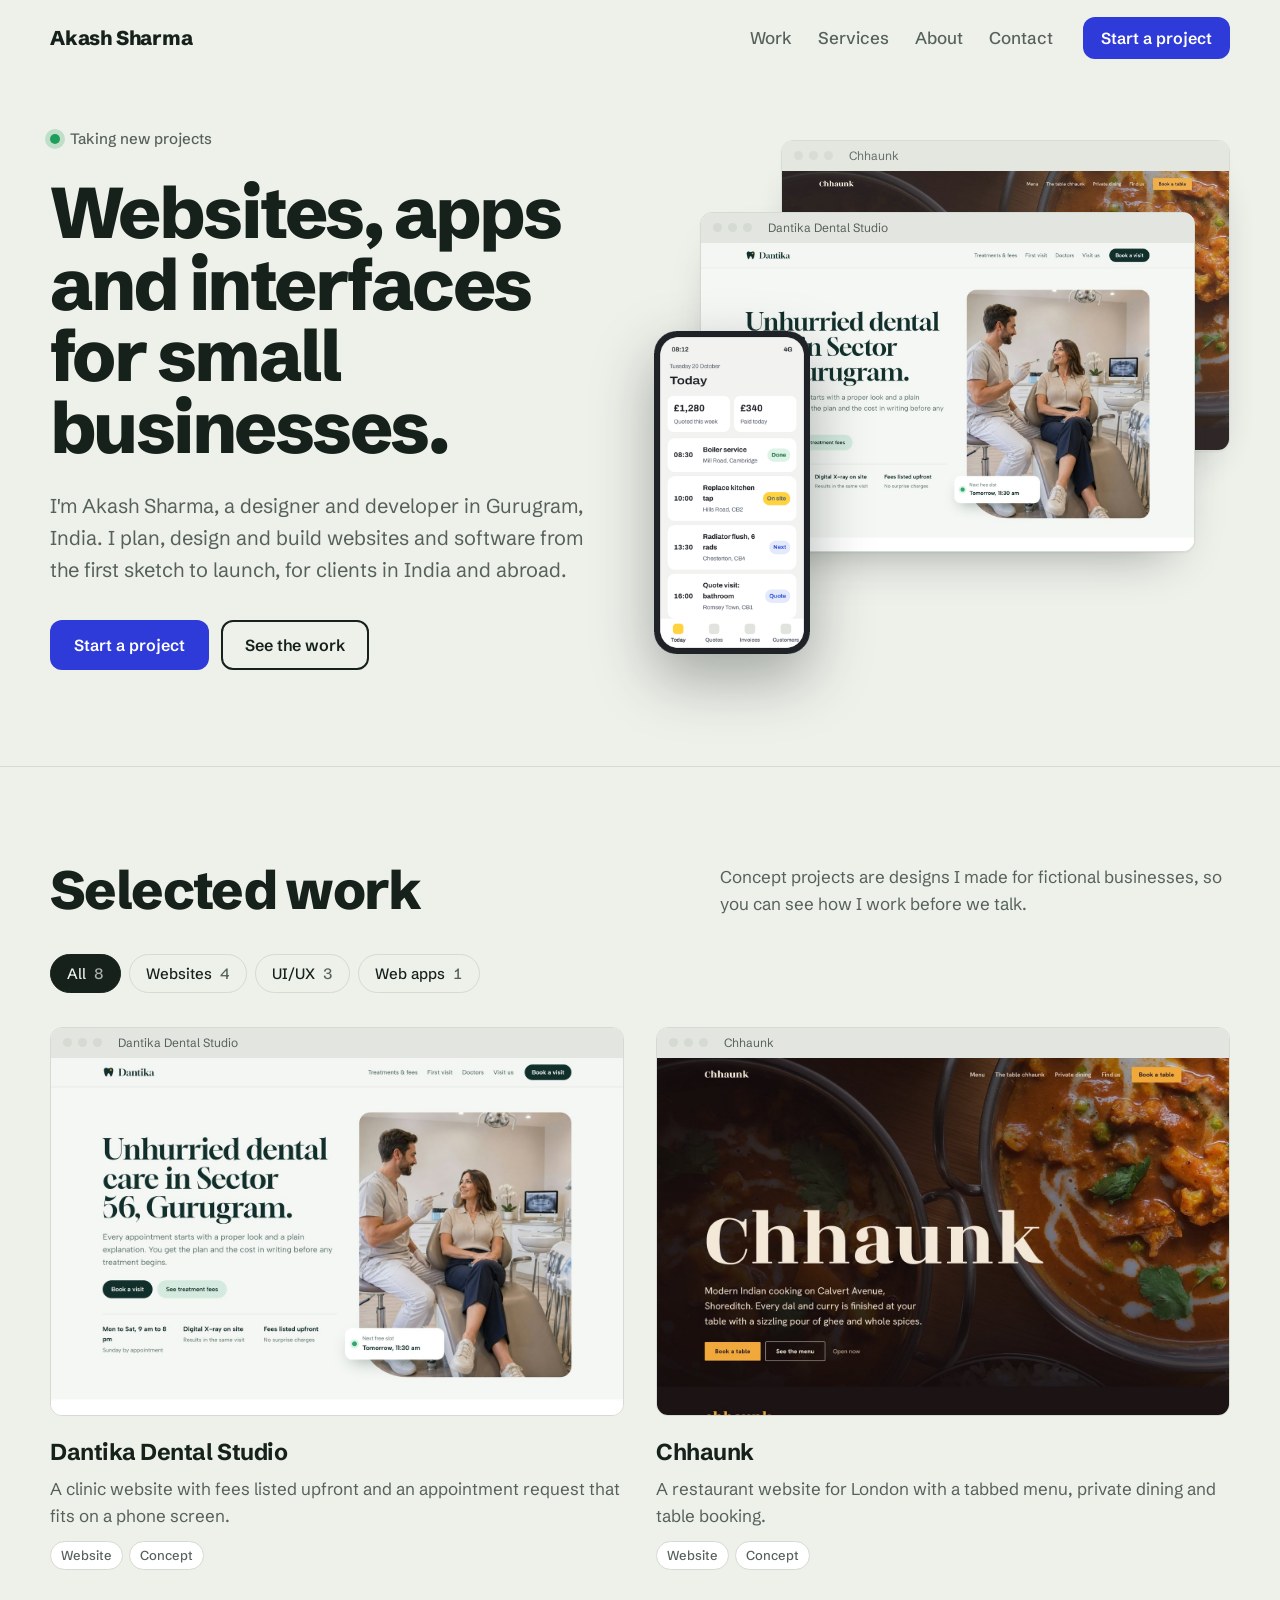
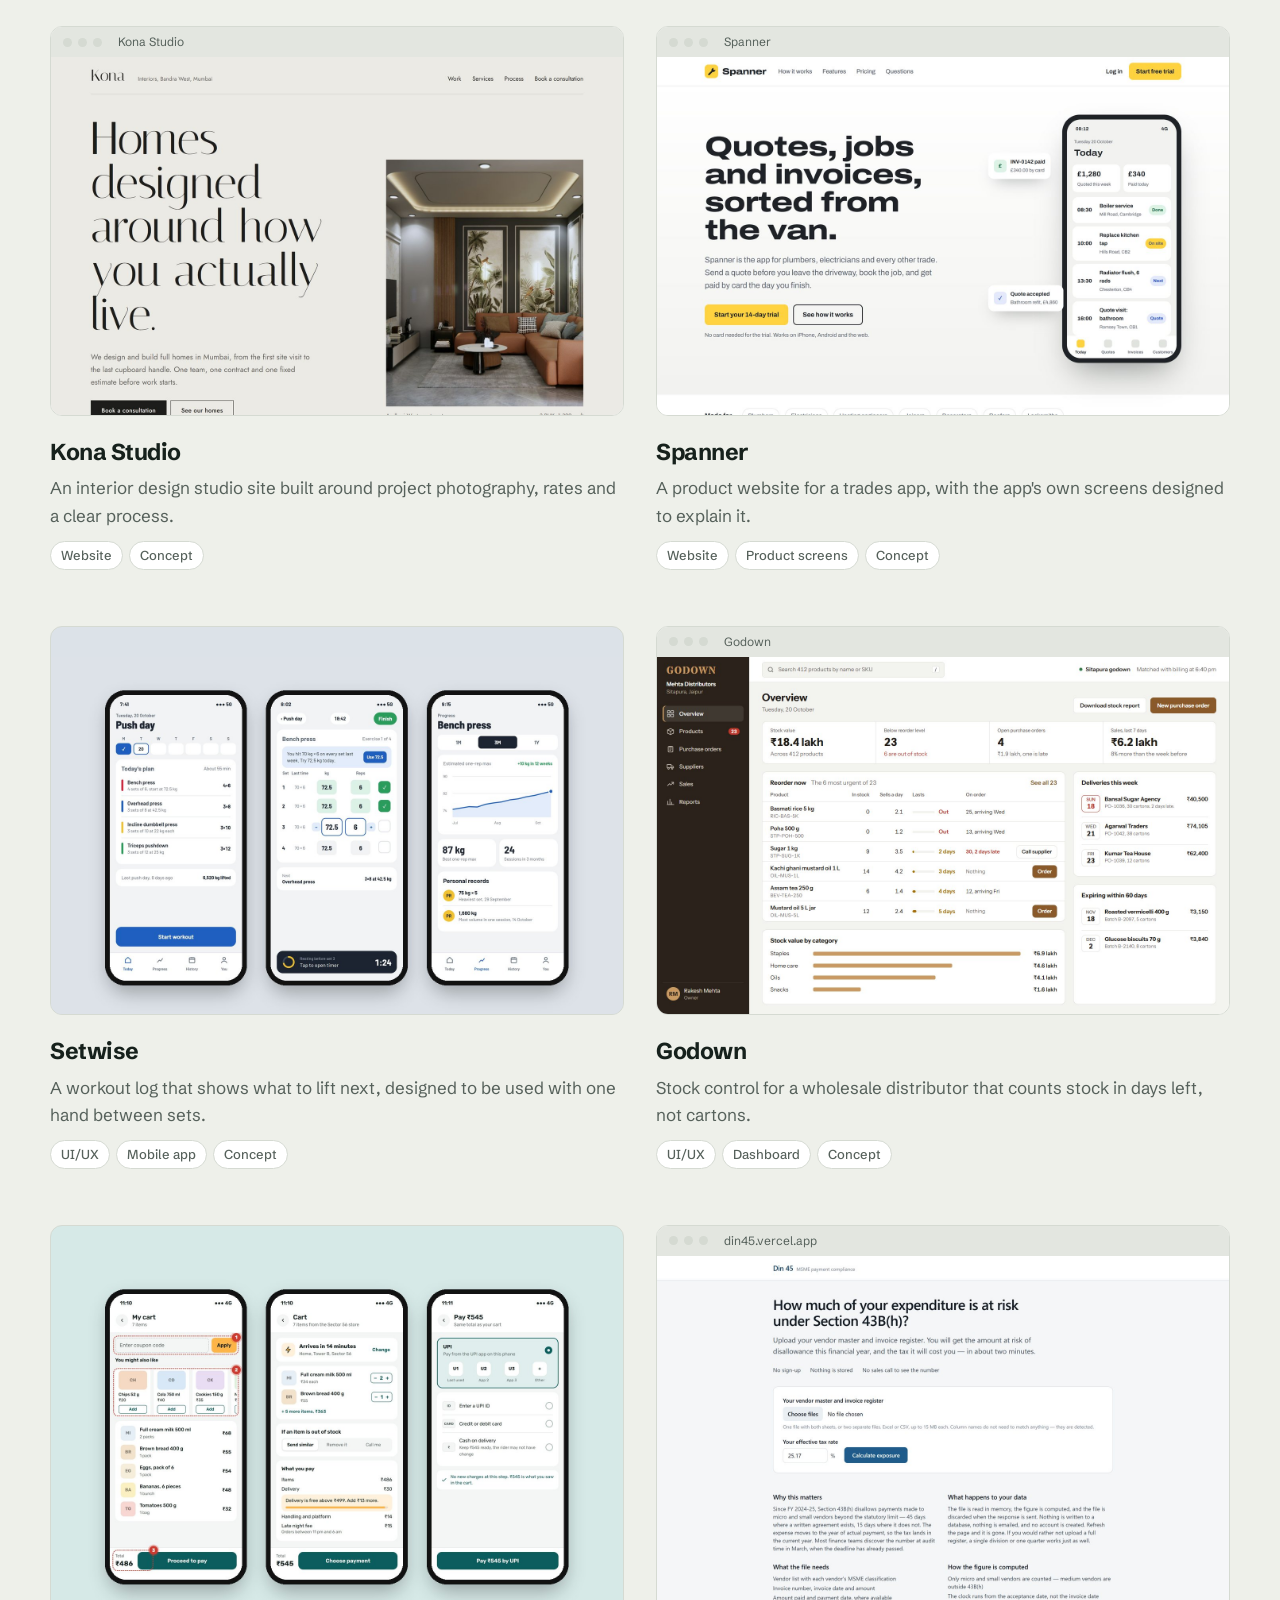
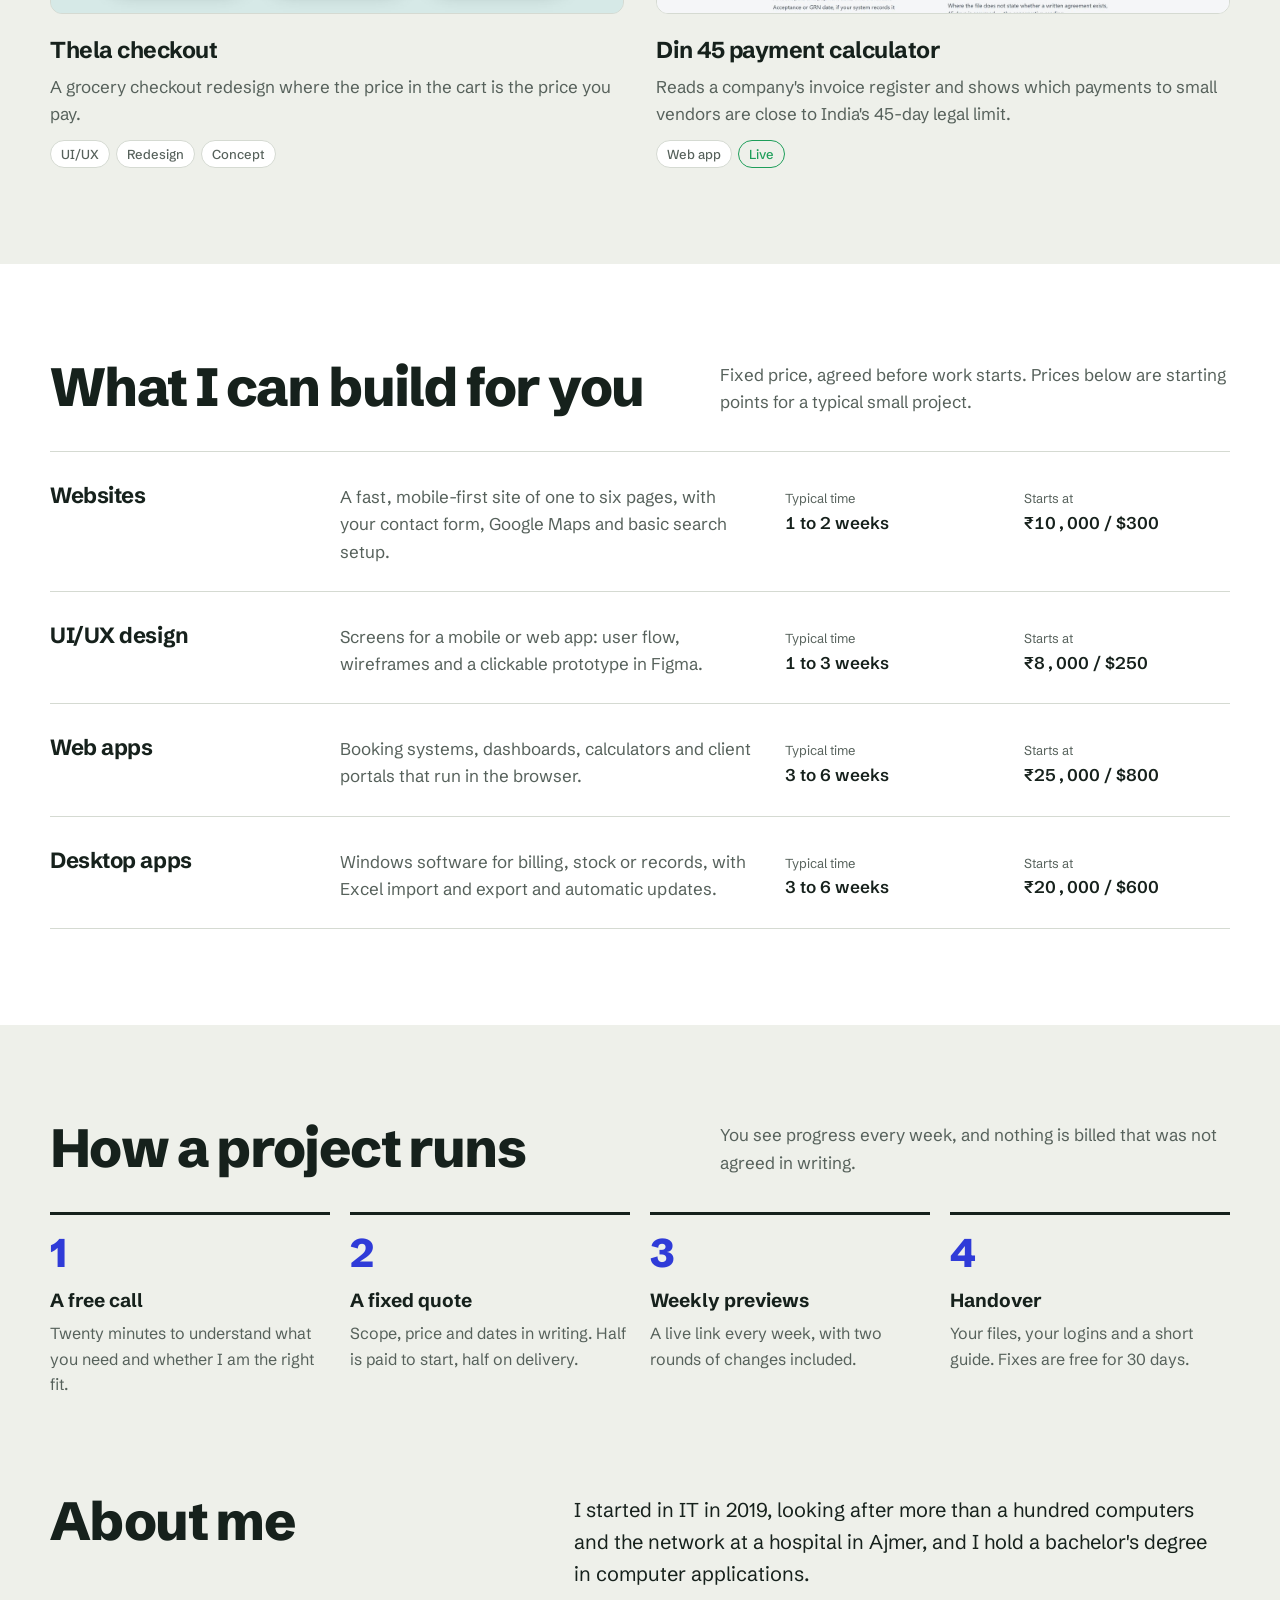
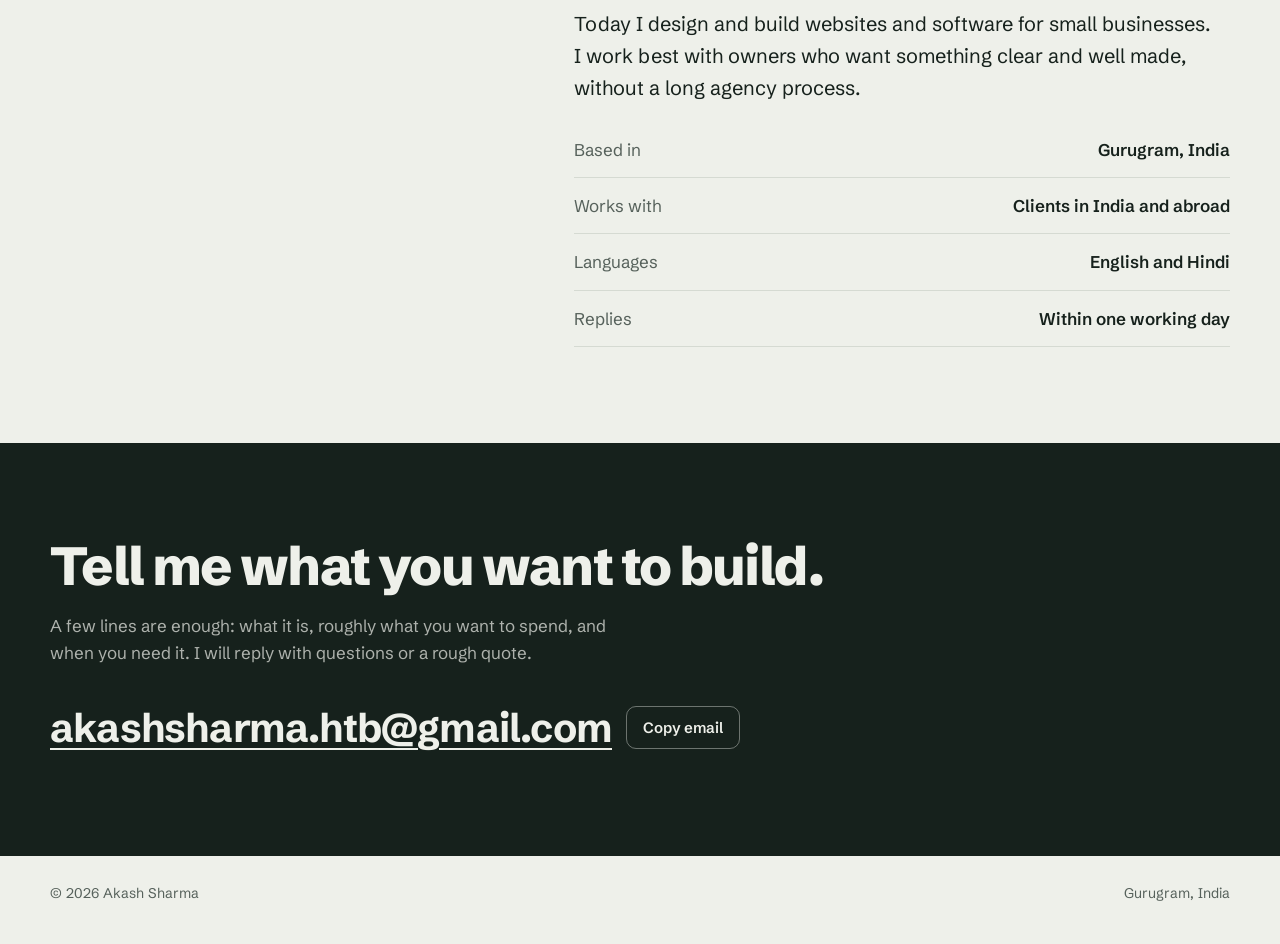
<file: index.html>
<!doctype html>
<html lang="en">
<head>
<meta charset="utf-8">
<meta name="viewport" content="width=device-width, initial-scale=1">
<title>Akash Sharma, websites and apps</title>
<meta name="description" content="Akash Sharma designs and builds websites, UI/UX, web apps and desktop apps for small businesses in India and abroad.">
<meta property="og:title" content="Akash Sharma, websites and apps">
<meta property="og:description" content="Websites, UI/UX, web apps and desktop apps for small businesses.">
<meta property="og:image" content="https://akashsharma007-dev.github.io/img/dental.jpg">
<meta property="og:url" content="https://akashsharma007-dev.github.io/">
<link rel="preconnect" href="https://fonts.googleapis.com">
<link rel="preconnect" href="https://fonts.gstatic.com" crossorigin>
<link href="https://fonts.googleapis.com/css2?family=Schibsted+Grotesk:wght@400;500;600;700;800&display=swap" rel="stylesheet">
<link rel="stylesheet" href="css/site.css">
</head>
<body>

<header class="top">
  <div class="wrap">
    <a class="name" href="#">Akash Sharma</a>
    <nav aria-label="Main">
      <a href="#work">Work</a>
      <a href="#services">Services</a>
      <a href="#about">About</a>
      <a href="#contact">Contact</a>
    </nav>
    <a class="btn btn-main" href="#contact">Start a project</a>
  </div>
</header>

<main>
  <section class="hero">
    <div class="wrap">
      <div>
        <div class="status">Taking new projects</div>
        <h1>Websites, apps and interfaces for small businesses.</h1>
        <p class="lede">I'm Akash Sharma, a designer and developer in Gurugram, India. I plan, design and build websites and software from the first sketch to launch, for clients in India and abroad.</p>
        <div class="cta">
          <a class="btn btn-main" href="#contact">Start a project</a>
          <a class="btn btn-line" href="#work">See the work</a>
        </div>
      </div>
      <div class="cluster" aria-hidden="true">
        <div class="browser b2"><div class="bar"><i></i><i></i><i></i><span>Chhaunk</span></div><img src="img/restaurant.jpg" alt=""></div>
        <div class="browser b1"><div class="bar"><i></i><i></i><i></i><span>Dantika Dental Studio</span></div><img src="img/dental.jpg" alt=""></div>
        <img class="ph" src="img/spanner-phone.png" alt="">
      </div>
    </div>
  </section>

  <section class="work" id="work">
    <div class="wrap">
      <div class="sec-head">
        <h2>Selected work</h2>
        <p>Concept projects are designs I made for fictional businesses, so you can see how I work before we talk.</p>
      </div>
      <div class="filters" role="group" aria-label="Filter projects">
        <button type="button" data-filter="all" aria-pressed="true">All <span></span></button>
        <button type="button" data-filter="website" aria-pressed="false">Websites <span></span></button>
        <button type="button" data-filter="uiux" aria-pressed="false">UI/UX <span></span></button>
        <button type="button" data-filter="webapp" aria-pressed="false">Web apps <span></span></button>
        <button type="button" data-filter="desktop" aria-pressed="false">Desktop apps <span></span></button>
      </div>
      <div class="grid">
        <a class="card" data-cat="website" href="demos/dental/" target="_blank" rel="noopener">
          <div class="browser"><div class="bar"><i></i><i></i><i></i><span>Dantika Dental Studio</span></div><img src="img/dental.jpg" alt="Home page of the Dantika Dental Studio website" loading="lazy"></div>
          <h3>Dantika Dental Studio</h3>
          <p>A clinic website with fees listed upfront and an appointment request that fits on a phone screen.</p>
          <div class="tags"><span class="tag">Website</span><span class="tag">Concept</span></div>
        </a>
        <a class="card" data-cat="website" href="demos/restaurant/" target="_blank" rel="noopener">
          <div class="browser"><div class="bar"><i></i><i></i><i></i><span>Chhaunk</span></div><img src="img/restaurant.jpg" alt="Home page of the Chhaunk restaurant website" loading="lazy"></div>
          <h3>Chhaunk</h3>
          <p>A restaurant website for London with a tabbed menu, private dining and table booking.</p>
          <div class="tags"><span class="tag">Website</span><span class="tag">Concept</span></div>
        </a>
        <a class="card" data-cat="website" href="demos/interior/" target="_blank" rel="noopener">
          <div class="browser"><div class="bar"><i></i><i></i><i></i><span>Kona Studio</span></div><img src="img/interior.jpg" alt="Home page of the Kona Studio interiors website" loading="lazy"></div>
          <h3>Kona Studio</h3>
          <p>An interior design studio site built around project photography, rates and a clear process.</p>
          <div class="tags"><span class="tag">Website</span><span class="tag">Concept</span></div>
        </a>
        <a class="card" data-cat="website" href="demos/saas/" target="_blank" rel="noopener">
          <div class="browser"><div class="bar"><i></i><i></i><i></i><span>Spanner</span></div><img src="img/saas.jpg" alt="Home page of the Spanner product website" loading="lazy"></div>
          <h3>Spanner</h3>
          <p>A product website for a trades app, with the app's own screens designed to explain it.</p>
          <div class="tags"><span class="tag">Website</span><span class="tag">Product screens</span><span class="tag">Concept</span></div>
        </a>
        <a class="card" data-cat="uiux" href="work/setwise.html">
          <div class="browser bare" style="background:#DCE2E8"><img src="img/setwise.jpg" alt="Three screens of the Setwise workout app" loading="lazy"></div>
          <h3>Setwise</h3>
          <p>A workout log that shows what to lift next, designed to be used with one hand between sets.</p>
          <div class="tags"><span class="tag">UI/UX</span><span class="tag">Mobile app</span><span class="tag">Concept</span></div>
        </a>
        <a class="card" data-cat="uiux" href="work/godown.html">
          <div class="browser"><div class="bar"><i></i><i></i><i></i><span>Godown</span></div><img src="img/godown/s0.jpg" alt="Overview screen of the Godown stock dashboard" loading="lazy"></div>
          <h3>Godown</h3>
          <p>Stock control for a wholesale distributor that counts stock in days left, not cartons.</p>
          <div class="tags"><span class="tag">UI/UX</span><span class="tag">Dashboard</span><span class="tag">Concept</span></div>
        </a>
        <a class="card" data-cat="uiux" href="work/thela.html">
          <div class="browser bare" style="background:#D6E9E7"><img src="img/thela.jpg" alt="Before and after screens of the Thela grocery checkout" loading="lazy"></div>
          <h3>Thela checkout</h3>
          <p>A grocery checkout redesign where the price in the cart is the price you pay.</p>
          <div class="tags"><span class="tag">UI/UX</span><span class="tag">Redesign</span><span class="tag">Concept</span></div>
        </a>
        <a class="card" data-cat="webapp" href="https://din45.vercel.app/calculator" target="_blank" rel="noopener">
          <div class="browser"><div class="bar"><i></i><i></i><i></i><span>din45.vercel.app</span></div><img src="img/din45.jpg" alt="The Din 45 calculator page" loading="lazy"></div>
          <h3>Din 45 payment calculator</h3>
          <p>Reads a company's invoice register and shows which payments to small vendors are close to India's 45-day legal limit.</p>
          <div class="tags"><span class="tag">Web app</span><span class="tag live">Live</span></div>
        </a>
      </div>
    </div>
  </section>

  <section class="services" id="services">
    <div class="wrap">
      <div class="sec-head">
        <h2>What I can build for you</h2>
        <p>Fixed price, agreed before work starts. Prices below are starting points for a typical small project.</p>
      </div>
      <div class="svc"><h3>Websites</h3><p>A fast, mobile-first site of one to six pages, with your contact form, Google Maps and basic search setup.</p><div><span class="k">Typical time</span><span class="v">1 to 2 weeks</span></div><div><span class="k">Starts at</span><span class="v">₹10,000 / $300</span></div></div>
      <div class="svc"><h3>UI/UX design</h3><p>Screens for a mobile or web app: user flow, wireframes and a clickable prototype in Figma.</p><div><span class="k">Typical time</span><span class="v">1 to 3 weeks</span></div><div><span class="k">Starts at</span><span class="v">₹8,000 / $250</span></div></div>
      <div class="svc"><h3>Web apps</h3><p>Booking systems, dashboards, calculators and client portals that run in the browser.</p><div><span class="k">Typical time</span><span class="v">3 to 6 weeks</span></div><div><span class="k">Starts at</span><span class="v">₹25,000 / $800</span></div></div>
      <div class="svc"><h3>Desktop apps</h3><p>Windows software for billing, stock or records, with Excel import and export and automatic updates.</p><div><span class="k">Typical time</span><span class="v">3 to 6 weeks</span></div><div><span class="k">Starts at</span><span class="v">₹20,000 / $600</span></div></div>
    </div>
  </section>

  <section id="process">
    <div class="wrap">
      <div class="sec-head">
        <h2>How a project runs</h2>
        <p>You see progress every week, and nothing is billed that was not agreed in writing.</p>
      </div>
      <ol class="steps">
        <li><h3>A free call</h3><p>Twenty minutes to understand what you need and whether I am the right fit.</p></li>
        <li><h3>A fixed quote</h3><p>Scope, price and dates in writing. Half is paid to start, half on delivery.</p></li>
        <li><h3>Weekly previews</h3><p>A live link every week, with two rounds of changes included.</p></li>
        <li><h3>Handover</h3><p>Your files, your logins and a short guide. Fixes are free for 30 days.</p></li>
      </ol>
    </div>
  </section>

  <section class="about" id="about" style="padding-top:0">
    <div class="wrap">
      <h2>About me</h2>
      <div class="text">
        <p>I started in IT in 2019, looking after more than a hundred computers and the network at a hospital in Ajmer, and I hold a bachelor's degree in computer applications.</p>
        <p>Today I design and build websites and software for small businesses. I work best with owners who want something clear and well made, without a long agency process.</p>
        <dl class="facts">
          <div><dt>Based in</dt><dd>Gurugram, India</dd></div>
          <div><dt>Works with</dt><dd>Clients in India and abroad</dd></div>
          <div><dt>Languages</dt><dd>English and Hindi</dd></div>
          <div><dt>Replies</dt><dd>Within one working day</dd></div>
        </dl>
      </div>
    </div>
  </section>

  <section class="contact" id="contact">
    <div class="wrap">
      <h2>Tell me what you want to build.</h2>
      <p>A few lines are enough: what it is, roughly what you want to spend, and when you need it. I will reply with questions or a rough quote.</p>
      <div class="mail">
        <a href="mailto:akashsharma.htb@gmail.com?subject=New%20project" id="email">akashsharma.htb@gmail.com</a>
        <button class="copy" type="button" id="copy">Copy email</button>
      </div>
    </div>
  </section>
</main>

<footer>
  <div class="wrap">
    <span>© 2026 Akash Sharma</span>
    <span>Gurugram, India</span>
  </div>
</footer>

<script>
  // Work filter: counts come from the cards, empty categories hide themselves.
  const cards = [...document.querySelectorAll('.card')];
  const buttons = [...document.querySelectorAll('.filters button')];
  buttons.forEach(b => {
    const n = b.dataset.filter === 'all' ? cards.length : cards.filter(c => c.dataset.cat === b.dataset.filter).length;
    b.querySelector('span').textContent = n;
    if (!n) b.hidden = true;
    b.addEventListener('click', () => {
      buttons.forEach(x => x.setAttribute('aria-pressed', x === b));
      cards.forEach(c => c.hidden = b.dataset.filter !== 'all' && c.dataset.cat !== b.dataset.filter);
    });
  });

  document.getElementById('copy').addEventListener('click', async e => {
    const email = document.getElementById('email').textContent;
    try { await navigator.clipboard.writeText(email); e.target.textContent = 'Copied'; }
    catch { getSelection().selectAllChildren(document.getElementById('email')); e.target.textContent = 'Press Ctrl+C'; }
    setTimeout(() => e.target.textContent = 'Copy email', 2000);
  });
</script>
</body>
</html>
</file>
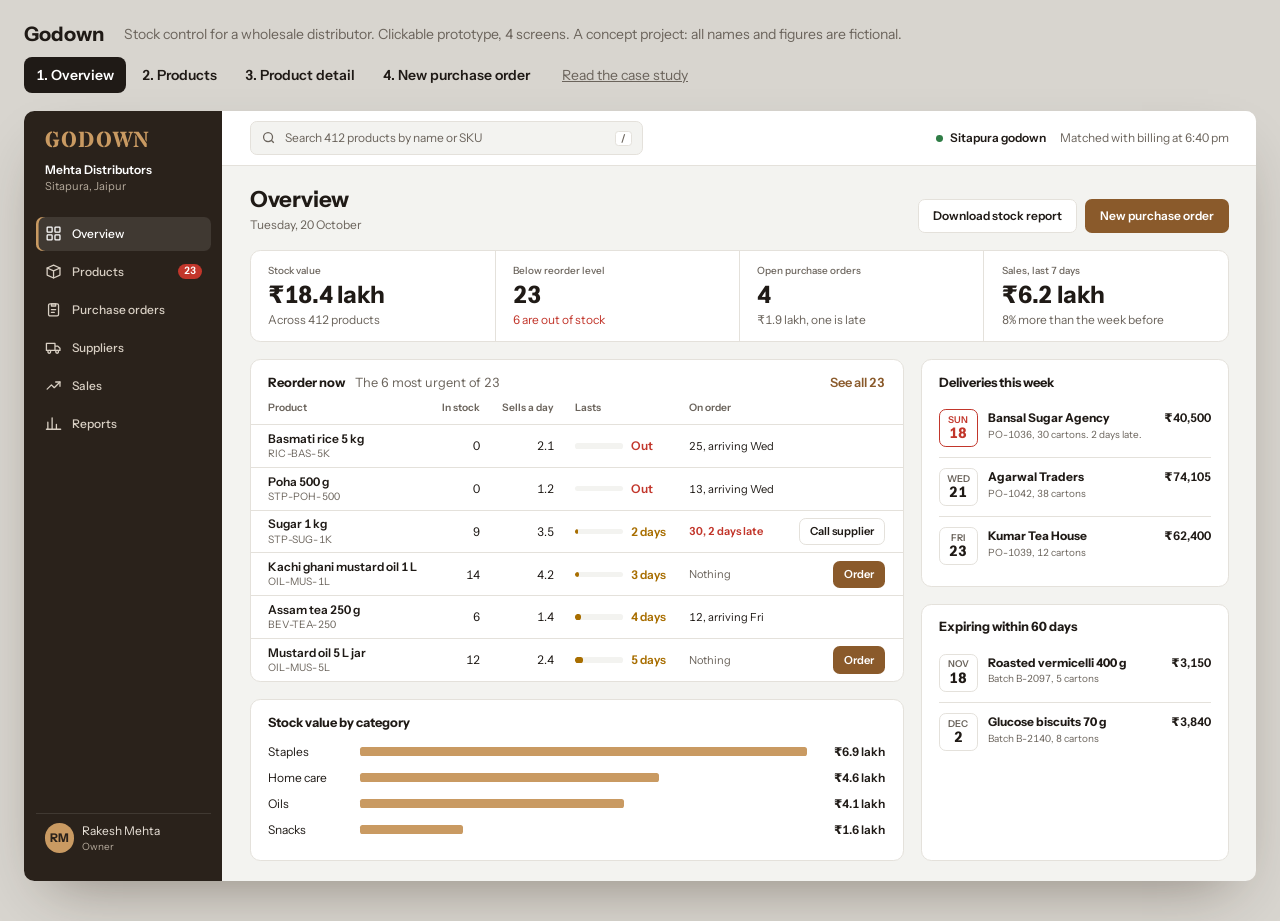
<file: demos/godown/index.html>
<!doctype html>
<html lang="en">
<head>
<meta charset="utf-8">
<meta name="viewport" content="width=device-width, initial-scale=1">
<title>Godown prototype</title>
<link rel="preconnect" href="https://fonts.googleapis.com">
<link rel="preconnect" href="https://fonts.gstatic.com" crossorigin>
<link href="https://fonts.googleapis.com/css2?family=Instrument+Sans:wght@400;500;600;700&family=Stardos+Stencil:wght@700&family=Flow+Rounded&display=swap" rel="stylesheet">
<style>
  /* Godown: stock control for a wholesale distributor. Everything is measured in days of stock left, not units. */
  :root {
    --paper: #F3F3F0;
    --card: #FFFFFF;
    --ink: #1F1A16;
    --soft: #6B645C;
    --line: #E4E1DB;
    --side: #2A221B;
    --kraft: #C99A62;
    --act: #8A5A2B;
    --act-tint: #F4EADD;
    --red: #C2362B;   --red-tint: #FBE6E3;
    --amber: #A86E00; --amber-tint: #FBF0D4;
    --green: #2F7D46; --green-tint: #E2F1E6;
    --font: "Instrument Sans", system-ui, sans-serif;
  }
  .wire {
    --paper: #F4F4F4; --ink: #555; --soft: #999; --line: #D6D6D6; --side: #6B6B6B; --kraft: #DDD;
    --act: #888; --act-tint: #EAEAEA; --red: #888; --red-tint: #E6E6E6; --amber: #888; --amber-tint: #E6E6E6; --green: #888; --green-tint: #E6E6E6;
  }
  .wire .t { font-family: "Flow Rounded", var(--font); color: #BBB; }
  .wire svg.chart :is(path, circle) { stroke: #AAA !important; fill-opacity: .2; }

  * { box-sizing: border-box; }
  body { margin: 0; font: 14px/1.45 var(--font); color: var(--ink); background: #D8D5CF; font-variant-numeric: tabular-nums; }
  button { font: inherit; color: inherit; cursor: pointer; }
  h1, h2, p { margin: 0; }

  /* presentation shell */
  .shell { padding: 20px 24px 40px; }
  .shell nav { display: flex; flex-wrap: wrap; align-items: center; gap: 8px 20px; margin: 0 auto 18px; max-width: 1440px; }
  .shell nav h1 { font-size: 20px; }
  .shell nav p { color: var(--soft); margin-right: auto; }
  .shell nav ol { list-style: none; padding: 0; margin: 0; display: flex; flex-wrap: wrap; gap: 4px; }
  .shell nav button { border: 0; background: transparent; padding: 8px 12px; border-radius: 8px; font-weight: 600; }
  .shell nav button[aria-current="true"] { background: var(--ink); color: #fff; }
  .shell nav .back { color: var(--soft); }
  .stage { width: 1440px; height: 900px; margin: 0 auto; display: grid; grid-template-columns: 232px 1fr; grid-template-rows: 100%; background: var(--paper); box-shadow: 0 30px 70px -30px rgba(40,25,10,.45); border-radius: 12px; overflow: hidden; }
  body.shot { background: var(--paper); }
  body.shot .shell { padding: 0; }
  body.shot nav { display: none; }
  body.shot .stage { border-radius: 0; box-shadow: none; }

  /* sidebar */
  .side { background: var(--side); color: #E9E2D9; padding: 22px 14px; display: flex; flex-direction: column; gap: 4px; }
  .logo { font: 700 26px/1 "Stardos Stencil", var(--font); letter-spacing: .06em; color: var(--kraft); padding: 0 10px; }
  .biz { padding: 6px 10px 22px; color: #B5AA9C; font-size: 13px; }
  .biz b { display: block; color: #fff; font-weight: 600; font-size: 14px; }
  .side button { display: flex; align-items: center; gap: 12px; border: 0; background: none; padding: 10px; border-radius: 8px; text-align: left; color: #D9D0C4; font-weight: 500; }
  .side button:hover { background: rgba(255,255,255,.06); }
  .side svg { width: 20px; height: 20px; fill: none; stroke: currentColor; stroke-width: 1.8; stroke-linecap: round; stroke-linejoin: round; flex: none; }
  .side .count { margin-left: auto; font-size: 12px; background: var(--red); color: #fff; border-radius: 99px; padding: 0 7px; font-weight: 600; }
  .stage:has([data-sec="overview"].on) .side [data-sec="overview"],
  .stage:has([data-sec="products"].on) .side [data-sec="products"],
  .stage:has([data-sec="po"].on) .side [data-sec="po"] { background: rgba(255,255,255,.1); color: #fff; box-shadow: inset 3px 0 0 var(--kraft); }
  .side .me { margin-top: auto; display: flex; gap: 10px; align-items: center; padding: 10px; border-top: 1px solid rgba(255,255,255,.1); }
  .avatar { width: 34px; height: 34px; border-radius: 50%; background: var(--kraft); color: var(--side); display: grid; place-items: center; font-weight: 700; flex: none; }
  .me small { display: block; color: #B5AA9C; }

  /* main column */
  .main { display: flex; flex-direction: column; min-width: 0; min-height: 0; overflow: hidden; position: relative; }
  .topbar { height: 64px; flex: none; display: flex; align-items: center; gap: 16px; padding: 0 32px; border-bottom: 1px solid var(--line); background: var(--card); }
  .search { flex: 0 1 460px; display: flex; align-items: center; gap: 10px; height: 40px; padding: 0 12px; border: 1px solid var(--line); border-radius: 8px; color: var(--soft); background: var(--paper); }
  .search kbd { margin-left: auto; font: 600 12px var(--font); border: 1px solid var(--line); border-radius: 4px; padding: 0 6px; background: var(--card); }
  .where { margin-left: auto; display: flex; align-items: center; gap: 8px; font-weight: 600; }
  .dot { width: 8px; height: 8px; border-radius: 50%; background: var(--green); }
  .synced { color: var(--soft); }
  .screen { display: none; flex: 1; flex-direction: column; gap: 20px; padding: 24px 32px; min-height: 0; overflow: hidden; }
  .screen.on { display: flex; }

  .head { display: flex; align-items: flex-end; gap: 16px; }
  .head h1 { font-size: 26px; line-height: 1.15; letter-spacing: -.01em; }
  .head p { color: var(--soft); margin-top: 4px; }
  .head .acts { margin-left: auto; display: flex; gap: 10px; }
  .crumb { color: var(--soft); font-weight: 500; border: 0; background: none; padding: 0; margin-bottom: 6px; }
  .crumb:hover { color: var(--ink); }
  .btn { height: 40px; padding: 0 16px; border-radius: 8px; border: 1px solid transparent; background: var(--act); color: #fff; font-weight: 600; white-space: nowrap; }
  .btn.line { background: var(--card); color: var(--ink); border-color: var(--line); }
  .btn.small { height: 32px; padding: 0 12px; font-size: 13px; }

  .panel { background: var(--card); border: 1px solid var(--line); border-radius: 12px; }
  .panel > h2, .panel > header { font-size: 15px; padding: 16px 20px 0; }
  .panel > header { display: flex; align-items: baseline; gap: 12px; }
  .panel > header h2 { font-size: 15px; }
  .panel > header .link { margin-left: auto; border: 0; background: none; color: var(--act); font-weight: 600; padding: 0; }
  .muted { color: var(--soft); }

  /* status */
  .pill { display: inline-block; font-size: 12px; font-weight: 600; padding: 2px 8px; border-radius: 99px; white-space: nowrap; }
  .pill.out { background: var(--red-tint); color: var(--red); }
  .pill.low { background: var(--amber-tint); color: var(--amber); }
  .pill.ok { background: var(--green-tint); color: var(--green); }
  .pill.over { background: var(--act-tint); color: var(--act); }
  .days { display: flex; align-items: center; gap: 10px; white-space: nowrap; }
  .days i { display: block; width: 90px; height: 6px; border-radius: 3px; background: var(--paper); position: relative; overflow: hidden; }
  .days i::after { content: ""; position: absolute; inset: 0 auto 0 0; width: var(--w); background: var(--c, var(--green)); border-radius: 3px; }
  .days.out { color: var(--red); font-weight: 600; } .days.out i { --c: var(--red); }
  .days.low { color: var(--amber); font-weight: 600; } .days.low i { --c: var(--amber); }
  .sku { font-size: 12px; color: var(--soft); letter-spacing: .02em; }

  table { width: 100%; border-collapse: collapse; }
  th { text-align: left; font-size: 12px; font-weight: 600; color: var(--soft); padding: 10px 12px; border-bottom: 1px solid var(--line); white-space: nowrap; }
  td { padding: 0 12px; height: 52px; border-bottom: 1px solid var(--line); }
  tr:last-child td { border-bottom: 0; }
  th:first-child, td:first-child { padding-left: 20px; }
  th:last-child, td:last-child { padding-right: 20px; }
  .r { text-align: right; }
  tbody tr[data-go] { cursor: pointer; }
  tbody tr[data-go]:hover { background: var(--paper); }
  td b { font-weight: 600; }

  /* S1 overview */
  .kpis { display: grid; grid-template-columns: repeat(4, 1fr); }
  .kpis > div { padding: 14px 20px; }
  .kpis > div + div { border-left: 1px solid var(--line); }
  .kpis small { display: block; color: var(--soft); font-weight: 500; }
  .kpis strong { display: block; font-size: 28px; line-height: 1.2; margin: 4px 0 2px; letter-spacing: -.01em; }
  .kpis .bad { color: var(--red); }
  .ov { flex: 1; min-height: 0; display: grid; grid-template-columns: 1fr 360px; gap: 20px; }
  .ov .left { display: grid; grid-template-rows: auto 1fr; gap: 20px; min-height: 0; }
  .ov .right { display: grid; grid-template-rows: auto 1fr; gap: 20px; }
  .onorder { font-size: 13px; white-space: nowrap; }
  .ov td { height: 50px; }
  .ov td b { white-space: nowrap; }
  .ov .days i { width: 56px; }
  .onorder.late { color: var(--red); font-weight: 600; }
  .list { list-style: none; margin: 0; padding: 8px 20px 12px; }
  .list li { display: flex; gap: 12px; padding: 12px 0; border-bottom: 1px solid var(--line); }
  .list li:last-child { border-bottom: 0; }
  .list .when { width: 46px; flex: none; text-align: center; border: 1px solid var(--line); border-radius: 8px; padding: 4px 0; font-size: 11px; font-weight: 600; color: var(--soft); line-height: 1.2; }
  .list .when b { display: block; font-size: 17px; color: var(--ink); }
  .list .when.late { border-color: var(--red); color: var(--red); }
  .list .when.late b { color: var(--red); }
  .list div { flex: 1; }
  .list small { display: block; color: var(--soft); }
  .list .amt { flex: none; font-weight: 600; text-align: right; }
  .cats { padding: 12px 20px 16px; display: grid; gap: 10px; }
  .cats div { display: grid; grid-template-columns: 96px 1fr 80px; align-items: center; gap: 12px; }
  .cats span:last-child { text-align: right; font-weight: 600; }
  .cats i { display: block; height: 10px; border-radius: 3px; background: var(--kraft); width: var(--w); }

  /* S2 products */
  .chips { display: flex; gap: 8px; align-items: center; }
  .chips button { border: 1px solid var(--line); background: var(--card); border-radius: 99px; padding: 6px 14px; font-weight: 500; }
  .chips button b { margin-left: 6px; color: var(--soft); font-weight: 600; }
  .chips button[aria-pressed="true"] { background: var(--ink); color: #fff; border-color: var(--ink); }
  .chips button[aria-pressed="true"] b { color: #CFC6BA; }
  .chips .sort { margin-left: auto; color: var(--soft); }
  .prod td { height: 46px; }
  .prod tr.sel { background: var(--act-tint); }
  .box { width: 18px; height: 18px; border: 1.5px solid #B9B2A8; border-radius: 4px; display: grid; place-items: center; background: var(--card); }
  .sel .box { background: var(--act); border-color: var(--act); }
  .sel .box::after { content: ""; width: 9px; height: 5px; border: 2px solid #fff; border-top: 0; border-right: 0; transform: rotate(-45deg) translate(1px, -1px); }
  .bulk { position: absolute; left: 50%; bottom: 24px; transform: translateX(-50%); display: flex; align-items: center; gap: 16px; background: var(--side); color: #fff; padding: 10px 10px 10px 20px; border-radius: 12px; box-shadow: 0 16px 40px -12px rgba(30,20,10,.5); white-space: nowrap; }
  .bulk span { color: #CFC6BA; }
  .bulk .btn.line { background: transparent; color: #fff; border-color: rgba(255,255,255,.25); }
  .bulk .btn:not(.line) { background: var(--kraft); color: var(--side); }

  /* S3 product detail */
  .tags { display: flex; gap: 8px; margin-top: 8px; align-items: center; }
  .tag { font-size: 12px; font-weight: 600; border: 1px solid var(--line); background: var(--card); border-radius: 6px; padding: 2px 8px; color: var(--soft); }
  .stats { display: grid; grid-template-columns: repeat(4, 1fr); }
  .stats > div { padding: 16px 20px; }
  .stats > div + div { border-left: 1px solid var(--line); }
  .stats small { color: var(--soft); display: block; }
  .stats strong { font-size: 24px; display: block; margin-top: 2px; }
  .stats strong span { font-size: 14px; font-weight: 500; color: var(--soft); }
  .det { flex: 1; min-height: 0; display: grid; grid-template-columns: 1fr 400px; gap: 20px; }
  .det .left, .det .right { display: grid; gap: 20px; align-content: start; }
  .chartwrap { padding: 8px 20px 16px; }
  .chartwrap svg { display: block; width: 100%; height: auto; }
  .legend { display: flex; gap: 18px; color: var(--soft); font-size: 12px; margin-left: auto; }
  .legend i { display: inline-block; width: 14px; height: 0; border-top: 2px solid var(--act); vertical-align: middle; margin-right: 6px; }
  .legend i.dash { border-top: 2px dashed var(--red); }
  .move td { height: 40px; }
  .plus { color: var(--green); font-weight: 600; }
  .sup { padding: 12px 20px 16px; display: grid; gap: 10px; }
  .sup > div { border: 1px solid var(--line); border-radius: 10px; padding: 12px 14px; display: grid; grid-template-columns: 1fr auto; gap: 2px 12px; }
  .sup > div.best { border-color: var(--act); box-shadow: inset 0 0 0 1px var(--act); }
  .sup small { color: var(--soft); }
  .sup .price { font-weight: 700; text-align: right; }
  .batch { padding: 6px 20px 14px; }
  .batch > div { display: grid; grid-template-columns: 1fr auto; padding: 10px 0; border-bottom: 1px solid var(--line); }
  .batch > div:last-child { border-bottom: 0; }
  .batch small { color: var(--soft); }
  .first { font-size: 11px; font-weight: 700; color: var(--act); background: var(--act-tint); border-radius: 4px; padding: 1px 6px; margin-left: 6px; }

  /* S4 purchase order */
  .po { flex: 1; min-height: 0; display: grid; grid-template-columns: 1fr 340px; gap: 20px; align-items: start; }
  .fields { display: grid; grid-template-columns: repeat(4, 1fr); gap: 16px; padding: 18px 20px 20px; }
  .field small { display: block; color: var(--soft); font-weight: 500; margin-bottom: 6px; }
  .input { height: 40px; border: 1px solid var(--line); border-radius: 8px; display: flex; align-items: center; padding: 0 12px; gap: 8px; background: var(--card); white-space: nowrap; overflow: hidden; }
  .input.sel::after { content: ""; margin-left: auto; width: 7px; height: 7px; border: solid var(--soft); border-width: 0 1.5px 1.5px 0; transform: rotate(45deg) translateY(-2px); }
  .lines td { height: 60px; }
  .qty { width: 84px; height: 36px; border: 1.5px solid var(--act); border-radius: 8px; display: inline-flex; align-items: center; justify-content: flex-end; padding: 0 10px; font-weight: 600; background: var(--card); }
  .sugg { font-size: 12px; color: var(--soft); display: block; }
  .addline td { height: 52px; color: var(--act); font-weight: 600; }
  .note { padding: 14px 20px; border-top: 1px solid var(--line); color: var(--soft); display: flex; gap: 10px; align-items: center; }
  .note svg { width: 18px; height: 18px; flex: none; fill: none; stroke: var(--act); stroke-width: 1.8; }
  .sum { padding: 18px 20px 20px; display: grid; gap: 10px; }
  .sum h2 { font-size: 15px; padding: 0; }
  .sum dl { margin: 0; display: grid; gap: 8px; }
  .sum dl div { display: flex; justify-content: space-between; }
  .sum dt { color: var(--soft); }
  .sum dd { margin: 0; font-weight: 600; }
  .sum .total { border-top: 1px solid var(--line); padding-top: 12px; margin-top: 4px; font-size: 18px; }
  .sum .total dt { color: var(--ink); font-weight: 600; }
  .sum .btn { width: 100%; height: 44px; }
  .sum p { font-size: 13px; color: var(--soft); }
</style>
</head>
<body>
<div class="shell">
  <nav>
    <h1>Godown</h1>
    <p>Stock control for a wholesale distributor. Clickable prototype, 4 screens. A concept project: all names and figures are fictional.</p>
    <ol id="list"></ol>
    <a class="back" href="../../work/godown.html">Read the case study</a>
  </nav>

  <div class="stage" id="stage">
    <aside class="side">
      <div class="logo">GODOWN</div>
      <div class="biz"><b>Mehta Distributors</b>Sitapura, Jaipur</div>
      <button type="button" data-go="0" data-sec="overview"><svg viewBox="0 0 24 24"><rect x="3" y="3" width="7" height="7" rx="1"/><rect x="14" y="3" width="7" height="7" rx="1"/><rect x="3" y="14" width="7" height="7" rx="1"/><rect x="14" y="14" width="7" height="7" rx="1"/></svg>Overview</button>
      <button type="button" data-go="1" data-sec="products"><svg viewBox="0 0 24 24"><path d="M3 7l9-4 9 4v10l-9 4-9-4z"/><path d="M3 7l9 4 9-4M12 11v10"/></svg>Products<span class="count">23</span></button>
      <button type="button" data-go="3" data-sec="po"><svg viewBox="0 0 24 24"><rect x="5" y="4" width="14" height="17" rx="2"/><path d="M9 4h6v3H9zM9 12h6M9 16h4"/></svg>Purchase orders</button>
      <button type="button"><svg viewBox="0 0 24 24"><path d="M2 6h12v10H2zM14 10h4l3 3v3h-7"/><circle cx="6" cy="18" r="2"/><circle cx="17" cy="18" r="2"/></svg>Suppliers</button>
      <button type="button"><svg viewBox="0 0 24 24"><path d="M3 17l6-6 4 4 8-8"/><path d="M15 7h6v6"/></svg>Sales</button>
      <button type="button"><svg viewBox="0 0 24 24"><path d="M4 20V10M10 20V4M16 20v-7M22 20H2"/></svg>Reports</button>
      <div class="me"><span class="avatar">RM</span><div>Rakesh Mehta<small>Owner</small></div></div>
    </aside>

    <div class="main">
      <div class="topbar">
        <div class="search"><svg width="18" height="18" viewBox="0 0 24 24" fill="none" stroke="currentColor" stroke-width="2"><circle cx="11" cy="11" r="7"/><path d="M20 20l-4-4"/></svg><span class="t">Search 412 products by name or SKU</span><kbd>/</kbd></div>
        <div class="where"><span class="dot"></span>Sitapura godown</div>
        <span class="synced t">Matched with billing at 6:40 pm</span>
      </div>

      <!-- S1 Overview -->
      <section class="screen" data-name="Overview" data-sec="overview">
        <div class="head">
          <div><h1>Overview</h1><p class="t">Tuesday, 20 October</p></div>
          <div class="acts"><button class="btn line" type="button">Download stock report</button><button class="btn" type="button" data-go="3">New purchase order</button></div>
        </div>
        <div class="panel kpis">
          <div><small>Stock value</small><strong>₹18.4 lakh</strong><span class="t muted">Across 412 products</span></div>
          <div><small>Below reorder level</small><strong>23</strong><span class="t bad">6 are out of stock</span></div>
          <div><small>Open purchase orders</small><strong>4</strong><span class="t muted">₹1.9 lakh, one is late</span></div>
          <div><small>Sales, last 7 days</small><strong>₹6.2 lakh</strong><span class="t muted">8% more than the week before</span></div>
        </div>
        <div class="ov">
          <div class="left">
            <div class="panel">
              <header><h2>Reorder now</h2><span class="muted t">The 6 most urgent of 23</span><button class="link" type="button" data-go="1">See all 23</button></header>
              <table>
                <thead><tr><th>Product</th><th class="r">In stock</th><th class="r">Sells a day</th><th>Lasts</th><th>On order</th><th></th></tr></thead>
                <tbody>
                  <tr><td><b>Basmati rice 5 kg</b><div class="sku">RIC-BAS-5K</div></td><td class="r">0</td><td class="r">2.1</td><td><span class="days out"><i style="--w:0"></i>Out</span></td><td class="onorder">25, arriving Wed</td><td></td></tr>
                  <tr><td><b>Poha 500 g</b><div class="sku">STP-POH-500</div></td><td class="r">0</td><td class="r">1.2</td><td><span class="days out"><i style="--w:0"></i>Out</span></td><td class="onorder">13, arriving Wed</td><td></td></tr>
                  <tr><td><b>Sugar 1 kg</b><div class="sku">STP-SUG-1K</div></td><td class="r">9</td><td class="r">3.5</td><td><span class="days low"><i style="--w:7%"></i>2 days</span></td><td class="onorder late">30, 2 days late</td><td class="r"><button class="btn line small" type="button">Call supplier</button></td></tr>
                  <tr data-go="2"><td><b>Kachi ghani mustard oil 1 L</b><div class="sku">OIL-MUS-1L</div></td><td class="r">14</td><td class="r">4.2</td><td><span class="days low"><i style="--w:10%"></i>3 days</span></td><td class="onorder muted">Nothing</td><td class="r"><button class="btn small" type="button" data-go="3">Order</button></td></tr>
                  <tr><td><b>Assam tea 250 g</b><div class="sku">BEV-TEA-250</div></td><td class="r">6</td><td class="r">1.4</td><td><span class="days low"><i style="--w:14%"></i>4 days</span></td><td class="onorder">12, arriving Fri</td><td></td></tr>
                  <tr><td><b>Mustard oil 5 L jar</b><div class="sku">OIL-MUS-5L</div></td><td class="r">12</td><td class="r">2.4</td><td><span class="days low"><i style="--w:17%"></i>5 days</span></td><td class="onorder muted">Nothing</td><td class="r"><button class="btn small" type="button" data-go="3">Order</button></td></tr>
                </tbody>
              </table>
            </div>
            <div class="panel">
              <header><h2>Stock value by category</h2></header>
              <div class="cats">
                <div><span>Staples</span><i style="--w:100%"></i><span>₹6.9 lakh</span></div>
                <div><span>Home care</span><i style="--w:67%"></i><span>₹4.6 lakh</span></div>
                <div><span>Oils</span><i style="--w:59%"></i><span>₹4.1 lakh</span></div>
                <div><span>Snacks</span><i style="--w:23%"></i><span>₹1.6 lakh</span></div>
              </div>
            </div>
          </div>
          <div class="right">
            <div class="panel">
              <header><h2>Deliveries this week</h2></header>
              <ul class="list">
                <li><span class="when late">SUN<b>18</b></span><div><b>Bansal Sugar Agency</b><small class="t">PO-1036, 30 cartons. 2 days late.</small></div><span class="amt">₹40,500</span></li>
                <li><span class="when">WED<b>21</b></span><div><b>Agarwal Traders</b><small class="t">PO-1042, 38 cartons</small></div><span class="amt">₹74,105</span></li>
                <li><span class="when">FRI<b>23</b></span><div><b>Kumar Tea House</b><small class="t">PO-1039, 12 cartons</small></div><span class="amt">₹62,400</span></li>
              </ul>
            </div>
            <div class="panel">
              <header><h2>Expiring within 60 days</h2></header>
              <ul class="list">
                <li><span class="when">NOV<b>18</b></span><div><b>Roasted vermicelli 400 g</b><small class="t">Batch B-2097, 5 cartons</small></div><span class="amt">₹3,150</span></li>
                <li><span class="when">DEC<b>2</b></span><div><b>Glucose biscuits 70 g</b><small class="t">Batch B-2140, 8 cartons</small></div><span class="amt">₹3,840</span></li>
              </ul>
            </div>
          </div>
        </div>
      </section>

      <!-- S2 Products -->
      <section class="screen" data-name="Products" data-sec="products">
        <div class="head">
          <div><h1>Products</h1><p class="t">412 products in the Sitapura godown</p></div>
          <div class="acts"><button class="btn line" type="button">Import from Excel</button><button class="btn" type="button">Add product</button></div>
        </div>
        <div class="chips">
          <button type="button" aria-pressed="true">All<b>412</b></button>
          <button type="button" aria-pressed="false">Below reorder level<b>23</b></button>
          <button type="button" aria-pressed="false">Out of stock<b>6</b></button>
          <button type="button" aria-pressed="false">Overstock<b>11</b></button>
          <button type="button" aria-pressed="false">Expiring soon<b>2</b></button>
          <span class="sort">Sorted by days left, lowest first</span>
        </div>
        <div class="panel">
          <table class="prod">
            <thead><tr><th style="width:44px"><span class="box"></span></th><th>Product</th><th>Category</th><th class="r">In stock</th><th class="r">Reorder at</th><th>Lasts</th><th class="r">Stock value</th><th>Status</th></tr></thead>
            <tbody>
              <tr><td><span class="box"></span></td><td><b>Basmati rice 5 kg</b> <span class="sku">RIC-BAS-5K</span></td><td>Staples</td><td class="r">0</td><td class="r">40</td><td><span class="days out"><i style="--w:0"></i>Out</span></td><td class="r">₹0</td><td><span class="pill out">Out of stock</span></td></tr>
              <tr><td><span class="box"></span></td><td><b>Poha 500 g</b> <span class="sku">STP-POH-500</span></td><td>Staples</td><td class="r">0</td><td class="r">25</td><td><span class="days out"><i style="--w:0"></i>Out</span></td><td class="r">₹0</td><td><span class="pill out">Out of stock</span></td></tr>
              <tr><td><span class="box"></span></td><td><b>Sugar 1 kg</b> <span class="sku">STP-SUG-1K</span></td><td>Staples</td><td class="r">9</td><td class="r">30</td><td><span class="days low"><i style="--w:7%"></i>2 days</span></td><td class="r">₹12,150</td><td><span class="pill low">Low</span></td></tr>
              <tr class="sel" data-go="2"><td><span class="box"></span></td><td><b>Kachi ghani mustard oil 1 L</b> <span class="sku">OIL-MUS-1L</span></td><td>Oils</td><td class="r">14</td><td class="r">30</td><td><span class="days low"><i style="--w:10%"></i>3 days</span></td><td class="r">₹26,040</td><td><span class="pill low">Low</span></td></tr>
              <tr><td><span class="box"></span></td><td><b>Assam tea 250 g</b> <span class="sku">BEV-TEA-250</span></td><td>Beverages</td><td class="r">6</td><td class="r">15</td><td><span class="days low"><i style="--w:14%"></i>4 days</span></td><td class="r">₹31,200</td><td><span class="pill low">Low</span></td></tr>
              <tr class="sel"><td><span class="box"></span></td><td><b>Mustard oil 5 L jar</b> <span class="sku">OIL-MUS-5L</span></td><td>Oils</td><td class="r">12</td><td class="r">15</td><td><span class="days low"><i style="--w:17%"></i>5 days</span></td><td class="r">₹35,400</td><td><span class="pill low">Low</span></td></tr>
              <tr class="sel"><td><span class="box"></span></td><td><b>Refined soybean oil 1 L</b> <span class="sku">OIL-SOY-1L</span></td><td>Oils</td><td class="r">22</td><td class="r">30</td><td><span class="days low"><i style="--w:24%"></i>7 days</span></td><td class="r">₹33,440</td><td><span class="pill low">Low</span></td></tr>
              <tr><td><span class="box"></span></td><td><b>Toor dal 1 kg</b> <span class="sku">STP-TUR-1K</span></td><td>Staples</td><td class="r">26</td><td class="r">15</td><td><span class="days"><i style="--w:37%"></i>11 days</span></td><td class="r">₹1,09,200</td><td><span class="pill ok">OK</span></td></tr>
              <tr><td><span class="box"></span></td><td><b>Glucose biscuits 70 g</b> <span class="sku">SNK-BIS-070</span></td><td>Snacks</td><td class="r">120</td><td class="r">40</td><td><span class="days"><i style="--w:60%"></i>18 days</span></td><td class="r">₹57,600</td><td><span class="pill ok">OK</span></td></tr>
              <tr><td><span class="box"></span></td><td><b>Groundnut oil 1 L</b> <span class="sku">OIL-GNT-1L</span></td><td>Oils</td><td class="r">18</td><td class="r">10</td><td><span class="days"><i style="--w:80%"></i>24 days</span></td><td class="r">₹41,040</td><td><span class="pill ok">OK</span></td></tr>
              <tr><td><span class="box"></span></td><td><b>Iodised salt 1 kg</b> <span class="sku">STP-SAL-1K</span></td><td>Staples</td><td class="r">64</td><td class="r">20</td><td><span class="days"><i style="--w:100%"></i>30 days</span></td><td class="r">₹32,000</td><td><span class="pill ok">OK</span></td></tr>
              <tr><td><span class="box"></span></td><td><b>Washing powder 1 kg</b> <span class="sku">HOM-DET-1K</span></td><td>Home care</td><td class="r">210</td><td class="r">30</td><td><span class="days"><i style="--w:100%;--c:var(--act)"></i>96 days</span></td><td class="r">₹3,99,000</td><td><span class="pill over">Overstock</span></td></tr>
            </tbody>
          </table>
        </div>
        <div class="bulk"><b>3 selected</b><span>All from Shree Ganesh Oils</span><button class="btn line small" type="button">Clear</button><button class="btn small" type="button" data-go="3">Create purchase order</button></div>
      </section>

      <!-- S3 Product detail -->
      <section class="screen" data-name="Product detail" data-sec="products">
        <div class="head">
          <div>
            <button class="crumb" type="button" data-go="1">‹ Products</button>
            <h1>Kachi ghani mustard oil 1 L</h1>
            <div class="tags"><span class="tag">OIL-MUS-1L</span><span class="tag">Carton of 12 bottles</span><span class="tag">Oils</span><span class="pill low">Low</span></div>
          </div>
          <div class="acts"><button class="btn line" type="button">Edit product</button><button class="btn" type="button" data-go="3">Reorder 75 cartons</button></div>
        </div>
        <div class="panel stats">
          <div><small>In stock</small><strong>14 <span>cartons</span></strong></div>
          <div><small>Sells</small><strong>4.2 <span>cartons a day</span></strong></div>
          <div><small>Lasts</small><strong style="color:var(--amber)">3 <span>days</span></strong></div>
          <div><small>Reorder level</small><strong>30 <span>cartons</span></strong></div>
        </div>
        <div class="det">
          <div class="left">
            <div class="panel">
              <header><h2>Stock, last 90 days</h2><span class="legend"><span><i></i>Cartons in stock</span><span><i class="dash"></i>Reorder level</span></span></header>
              <div class="chartwrap">
                <svg class="chart" viewBox="0 0 640 240" aria-label="Stock falls from 70 to 22 cartons, refills to 92 on 20 August, falls to 28, refills to 84 on 21 September, and is at 14 today. The reorder level is 30.">
                  <g stroke="var(--line)" stroke-width="1"><path d="M40 20H640M40 70H640M40 120H640M40 170H640"/></g>
                  <g font-size="11" fill="var(--soft)" font-family="var(--font)"><text x="0" y="24">100</text><text x="6" y="74">75</text><text x="6" y="124">50</text><text x="6" y="174">25</text><text x="40" y="236">22 Jul</text><text x="216" y="236">20 Aug</text><text x="430" y="236">21 Sep</text><text x="596" y="236">Today</text></g>
                  <path d="M40 160H640" stroke="var(--red)" stroke-width="1.5" stroke-dasharray="6 5" fill="none"/>
                  <path d="M40 80 L233 176 L233 36 L447 164 L447 52 L640 192 L640 220 L40 220Z" fill="var(--act)" fill-opacity=".1" stroke="none"/>
                  <path d="M40 80 L233 176 L233 36 L447 164 L447 52 L640 192" fill="none" stroke="var(--act)" stroke-width="2.5" stroke-linejoin="round"/>
                  <circle cx="640" cy="192" r="5" fill="var(--act)"/>
                </svg>
              </div>
            </div>
            <div class="panel">
              <header><h2>Recent movements</h2></header>
              <table class="move">
                <tbody>
                  <tr><td class="muted">20 Oct</td><td>Sold</td><td class="muted t">Bill 3381, Saini Kirana Store</td><td class="r">−5</td></tr>
                  <tr><td class="muted">19 Oct</td><td>Sold</td><td class="muted t">Bill 3364, Jain General Store</td><td class="r">−4</td></tr>
                  <tr><td class="muted">18 Oct</td><td>Returned</td><td class="muted t">Bill 3310, one carton damaged in transit</td><td class="r plus">+1</td></tr>
                  <tr><td class="muted">18 Oct</td><td>Sold</td><td class="muted t">Bill 3342, Shiv Provision Store</td><td class="r">−6</td></tr>
                </tbody>
              </table>
            </div>
          </div>
          <div class="right">
            <div class="panel">
              <header><h2>Suppliers</h2></header>
              <div class="sup">
                <div class="best"><b>Shree Ganesh Oils</b><span class="price">₹1,860</span><small class="t">Sanganer. Delivers in 3 days, on time 11 of 12 orders.</small><small>per carton</small></div>
                <div><b>Agarwal Traders</b><span class="price">₹1,905</span><small class="t">Chandpole. Delivers in 2 days, on time 7 of 7 orders.</small><small>per carton</small></div>
              </div>
            </div>
            <div class="panel">
              <header><h2>Batches in the godown</h2><span class="muted">Oldest goes out first</span></header>
              <div class="batch">
                <div><span><b>B-2264</b><span class="first">Pick first</span><br><small class="t">Received 20 Aug, best before May 2027</small></span><b>6 cartons</b></div>
                <div><span><b>B-2291</b><br><small class="t">Received 21 Sep, best before June 2027</small></span><b>8 cartons</b></div>
              </div>
            </div>
          </div>
        </div>
      </section>

      <!-- S4 Create purchase order -->
      <section class="screen" data-name="New purchase order" data-sec="po">
        <div class="head">
          <div>
            <button class="crumb" type="button" data-go="1">‹ Products</button>
            <h1>New purchase order</h1>
            <div class="tags"><span class="tag">PO-1045</span><span class="pill over">Draft</span></div>
          </div>
        </div>
        <div class="po">
          <div class="panel">
            <div class="fields">
              <label class="field"><small>Supplier</small><span class="input sel">Shree Ganesh Oils, Sanganer</span></label>
              <label class="field"><small>Deliver to</small><span class="input sel">Sitapura godown</span></label>
              <label class="field"><small>Expected by</small><span class="input">Fri, 23 October</span></label>
              <label class="field"><small>Payment</small><span class="input sel">15 days credit</span></label>
            </div>
            <table class="lines">
              <thead><tr><th>Product</th><th class="r">In stock</th><th class="r">Quantity</th><th class="r">Rate</th><th class="r">GST</th><th class="r">Amount</th></tr></thead>
              <tbody>
                <tr><td><b>Kachi ghani mustard oil 1 L</b><div class="sku">OIL-MUS-1L, carton of 12</div></td><td class="r">14</td><td class="r"><span class="qty">75</span><span class="sugg t">Suggested 75</span></td><td class="r">₹1,860</td><td class="r">5%</td><td class="r"><b>₹1,39,500</b></td></tr>
                <tr><td><b>Refined soybean oil 1 L</b><div class="sku">OIL-SOY-1L, carton of 12</div></td><td class="r">22</td><td class="r"><span class="qty">40</span><span class="sugg t">Suggested 40</span></td><td class="r">₹1,520</td><td class="r">5%</td><td class="r"><b>₹60,800</b></td></tr>
                <tr><td><b>Mustard oil 5 L jar</b><div class="sku">OIL-MUS-5L, carton of 4</div></td><td class="r">12</td><td class="r"><span class="qty">40</span><span class="sugg t">Suggested 40</span></td><td class="r">₹2,950</td><td class="r">5%</td><td class="r"><b>₹1,18,000</b></td></tr>
                <tr class="addline"><td colspan="6">+ Add a product from Shree Ganesh Oils</td></tr>
              </tbody>
            </table>
            <div class="note"><svg viewBox="0 0 24 24"><circle cx="12" cy="12" r="9"/><path d="M12 11v6M12 7.5v.5"/></svg><span class="t">Suggested quantities cover about three weeks of sales after delivery, based on the last eight weeks.</span></div>
          </div>
          <div class="panel sum">
            <h2>Summary</h2>
            <dl>
              <div><dt>Products</dt><dd>3</dd></div>
              <div><dt>Cartons</dt><dd>155</dd></div>
              <div><dt>Subtotal</dt><dd>₹3,18,300</dd></div>
              <div><dt>GST at 5%</dt><dd>₹15,915</dd></div>
              <div class="total"><dt>Total</dt><dd>₹3,34,215</dd></div>
            </dl>
            <button class="btn" type="button">Send on WhatsApp</button>
            <button class="btn line" type="button">Download PDF</button>
            <button class="btn line" type="button">Save as draft</button>
            <p class="t">The supplier gets a PDF with your GSTIN, the delivery address and the expected date.</p>
          </div>
        </div>
      </section>
    </div>
  </div>
</div>
<script src="../proto.js"></script>
<script>
  // Scale the 1440 px frame down to fit narrower windows. Screenshots use the real size.
  if (!document.body.classList.contains('shot')) {
    const stage = document.getElementById('stage');
    const fit = () => stage.style.zoom = Math.min(1, (innerWidth - 48) / 1440);
    fit(); addEventListener('resize', fit);
  }
</script>
</body>
</html>
</file>
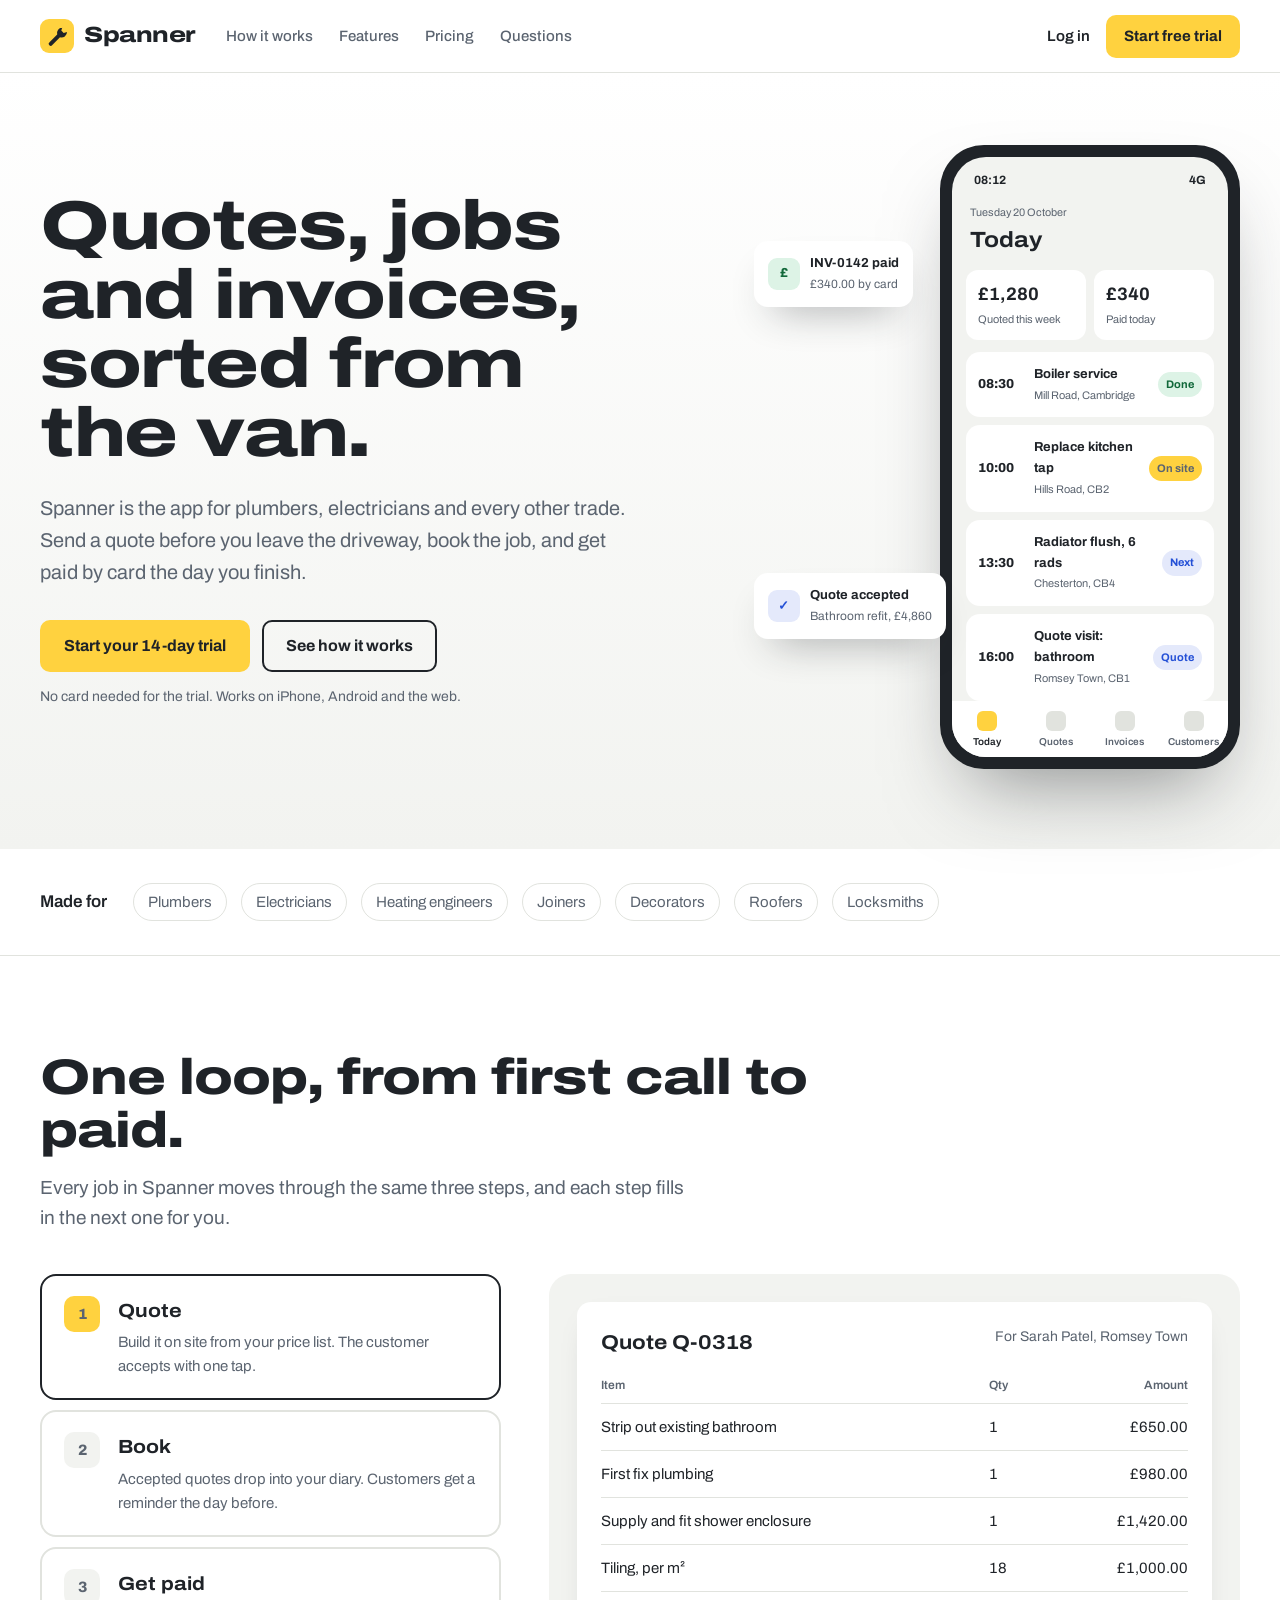
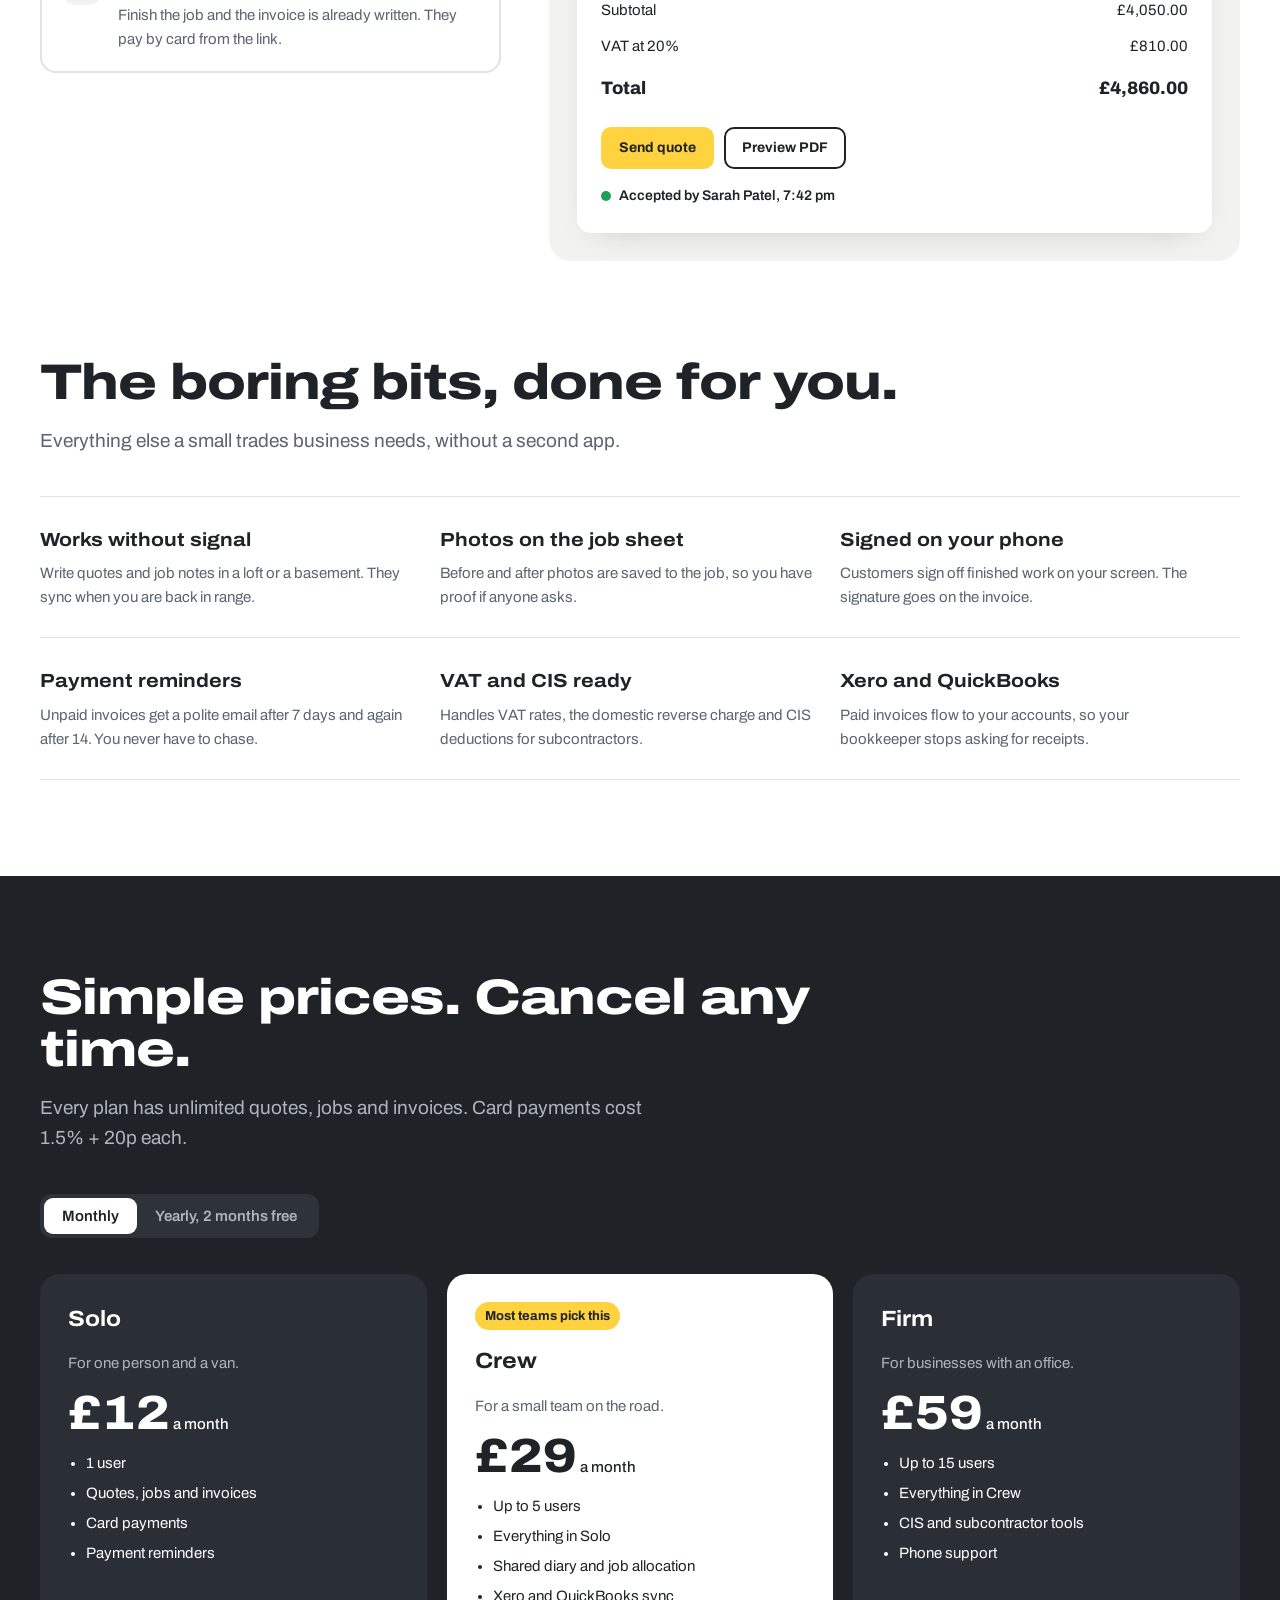
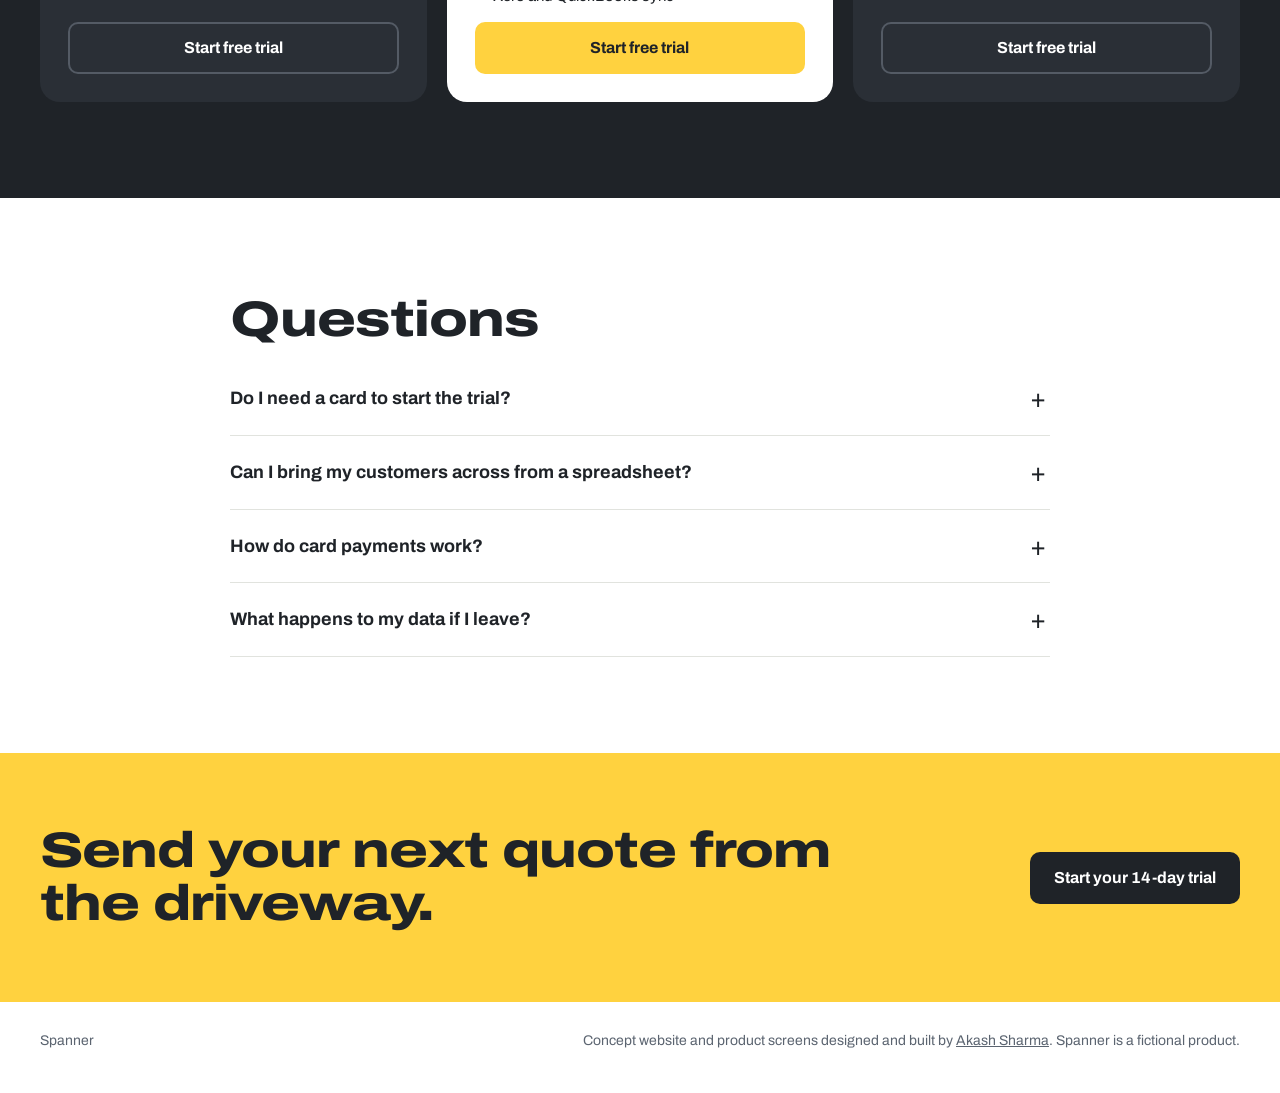
<file: demos/saas/index.html>
<!doctype html>
<html lang="en">
<head>
<meta charset="utf-8">
<meta name="viewport" content="width=device-width, initial-scale=1">
<title>Spanner, quotes, jobs and invoices for trades</title>
<meta name="description" content="Spanner is the app for plumbers, electricians and other trades: send quotes, book jobs and get paid from your phone. 14 days free.">
<link rel="preconnect" href="https://fonts.googleapis.com">
<link rel="preconnect" href="https://fonts.gstatic.com" crossorigin>
<link href="https://fonts.googleapis.com/css2?family=Archivo:wdth,wght@62..125,400..800&display=swap" rel="stylesheet">
<style>
  /* Layout: product-first. Hero pairs a short promise with a working phone screen; tabs walk the quote, job, invoice loop. */
  :root {
    --hivis: #FFD23F;
    --graphite: #1F2328;
    --steel: #5B6470;
    --white: #FFFFFF;
    --mist: #F2F3F0;
    --line: #E1E3DE;
    --blue: #2450D6;
    --green: #1E9E5A;
    --font: "Archivo", "Helvetica Neue", Arial, sans-serif;
  }
  * { box-sizing: border-box; }
  html { scroll-behavior: smooth; }
  body { margin: 0; background: var(--white); color: var(--graphite); font: 17px/1.6 var(--font); }
  img { max-width: 100%; display: block; }
  a { color: inherit; }
  :focus-visible { outline: 3px solid var(--blue); outline-offset: 3px; border-radius: 6px; }
  .wrap { width: min(1200px, 100% - 40px); margin-inline: auto; }
  .x { font-stretch: 125%; font-weight: 800; letter-spacing: -.02em; }
  .btn { display: inline-flex; align-items: center; justify-content: center; font: 700 16px/1 var(--font); padding: 16px 22px; border-radius: 10px; text-decoration: none; border: 2px solid transparent; cursor: pointer; }
  .btn-y { background: var(--hivis); color: var(--graphite); }
  .btn-y:hover { background: #FFC300; }
  .btn-d { background: var(--graphite); color: var(--white); }
  .btn-o { border-color: var(--graphite); background: transparent; }

  /* nav */
  .nav { border-bottom: 1px solid var(--line); }
  .nav .wrap { display: flex; align-items: center; gap: 30px; height: 72px; }
  .brand { display: flex; align-items: center; gap: 10px; text-decoration: none; font-size: 22px; }
  .brand svg { width: 34px; height: 34px; }
  .nav .links { display: flex; gap: 26px; font-weight: 500; font-size: 15px; }
  .nav .links a { text-decoration: none; color: var(--steel); }
  .nav .links a:hover { color: var(--graphite); }
  .nav .right { margin-left: auto; display: flex; gap: 16px; align-items: center; font-size: 15px; font-weight: 600; }
  .nav .right a.login { text-decoration: none; }
  .nav .btn { padding: 12px 16px; font-size: 15px; }
  @media (max-width: 860px) { .nav .links, .nav .login { display: none; } }

  /* hero */
  .hero { padding: 72px 0 80px; background: linear-gradient(180deg, var(--white), var(--mist)); }
  .hero .wrap { display: grid; grid-template-columns: 1.15fr .85fr; gap: 56px; align-items: center; }
  .hero h1 { font-size: clamp(40px, 5.4vw, 70px); line-height: 1; margin: 0 0 24px; text-wrap: balance; }
  .hero .lede { font-size: 20px; color: var(--steel); margin: 0 0 32px; max-width: 30em; }
  .hero .cta { display: flex; flex-wrap: wrap; gap: 12px; }
  .hero .small { font-size: 14px; color: var(--steel); margin-top: 14px; }
  @media (max-width: 920px) { .hero .wrap { grid-template-columns: 1fr; } }

  /* phone mock */
  .stage { position: relative; display: flex; justify-content: flex-end; }
  @media (max-width: 920px) { .stage { justify-content: center; } }
  .phone { width: 300px; background: var(--graphite); border-radius: 44px; padding: 12px; box-shadow: 0 40px 80px -30px rgba(31,35,40,.5); }
  .screen { background: var(--mist); border-radius: 34px; overflow: hidden; height: 600px; display: flex; flex-direction: column; font-size: 13px; }
  .sbar { display: flex; justify-content: space-between; padding: 14px 22px 6px; font-weight: 700; font-size: 12px; }
  .apphead { padding: 6px 18px 12px; }
  .apphead small { color: var(--steel); }
  .apphead h3 { margin: 0; font-size: 22px; font-stretch: 112%; }
  .sum { display: grid; grid-template-columns: 1fr 1fr; gap: 8px; padding: 0 14px 12px; }
  .sum div { background: var(--white); border-radius: 12px; padding: 10px 12px; }
  .sum b { display: block; font-size: 18px; font-variant-numeric: tabular-nums; }
  .sum span { color: var(--steel); font-size: 11px; }
  .jobs { padding: 0 14px; display: grid; gap: 8px; }
  .job { background: var(--white); border-radius: 14px; padding: 12px; display: grid; grid-template-columns: 46px 1fr auto; gap: 10px; align-items: center; }
  .job time { font-weight: 800; font-size: 13px; font-variant-numeric: tabular-nums; }
  .job b { display: block; font-size: 13px; }
  .job span { color: var(--steel); font-size: 11px; }
  .pill { font-size: 10px; font-weight: 700; padding: 4px 8px; border-radius: 999px; white-space: nowrap; }
  .pill.done { background: #DDF3E6; color: #11683A; }
  .pill.now { background: var(--hivis); }
  .pill.next { background: #E4E9FB; color: var(--blue); }
  .tabbar { margin-top: auto; background: var(--white); display: grid; grid-template-columns: repeat(4, 1fr); text-align: center; padding: 10px 0 18px; font-size: 10px; color: var(--steel); font-weight: 600; }
  .tabbar .on { color: var(--graphite); }
  .tabbar i { display: block; width: 20px; height: 20px; margin: 0 auto 3px; border-radius: 6px; background: var(--line); }
  .tabbar .on i { background: var(--hivis); }
  .float { position: absolute; background: var(--white); border-radius: 14px; padding: 12px 14px; box-shadow: 0 20px 40px -20px rgba(31,35,40,.45); font-size: 13px; display: flex; gap: 10px; align-items: center; }
  .float .ic { width: 32px; height: 32px; border-radius: 9px; display: grid; place-items: center; font-weight: 800; }
  .float b { display: block; }
  .float span { color: var(--steel); font-size: 12px; }
  .f1 { left: 0; top: 96px; } .f1 .ic { background: #DDF3E6; color: #11683A; }
  .f2 { left: 0; bottom: 130px; } .f2 .ic { background: #E4E9FB; color: var(--blue); }
  @media (max-width: 520px) { .float { display: none; } }

  .trades { padding: 34px 0; border-bottom: 1px solid var(--line); }
  .trades .wrap { display: flex; flex-wrap: wrap; gap: 10px 14px; align-items: center; }
  .trades p { margin: 0 12px 0 0; font-weight: 600; }
  .trades span { border: 1px solid var(--line); border-radius: 999px; padding: 6px 14px; font-size: 15px; color: var(--steel); }

  section { padding: 96px 0; }
  h2 { font-size: clamp(32px, 4vw, 50px); line-height: 1.05; margin: 0 0 16px; max-width: 18em; }
  .sub { color: var(--steel); font-size: 19px; margin: 0 0 40px; max-width: 34em; }

  /* loop tabs */
  .loop { display: grid; grid-template-columns: .8fr 1.2fr; gap: 48px; align-items: start; }
  .steps { display: grid; gap: 10px; }
  .steps button { text-align: left; font: inherit; color: inherit; background: var(--white); border: 2px solid var(--line); border-radius: 16px; padding: 20px 22px; cursor: pointer; display: grid; grid-template-columns: 40px 1fr; gap: 4px 14px; }
  .steps button .n { grid-row: span 2; width: 36px; height: 36px; border-radius: 10px; background: var(--mist); display: grid; place-items: center; font-weight: 800; }
  .steps button b { font-size: 19px; font-stretch: 112%; }
  .steps button span { color: var(--steel); font-size: 15px; }
  .steps button[aria-selected="true"] { border-color: var(--graphite); }
  .steps button[aria-selected="true"] .n { background: var(--hivis); }
  .panel { background: var(--mist); border-radius: 22px; padding: 28px; min-height: 420px; }
  .panel[hidden] { display: none; }
  .doc { background: var(--white); border-radius: 14px; padding: 24px; box-shadow: 0 10px 30px -20px rgba(31,35,40,.35); }
  .doc header { display: flex; justify-content: space-between; gap: 12px; flex-wrap: wrap; margin-bottom: 18px; }
  .doc header b { font-size: 20px; font-stretch: 112%; }
  .doc header span { color: var(--steel); font-size: 14px; }
  .doc table { width: 100%; border-collapse: collapse; font-variant-numeric: tabular-nums; font-size: 15px; }
  .doc th { text-align: left; font-size: 12px; color: var(--steel); font-weight: 600; padding: 0 0 8px; border-bottom: 1px solid var(--line); }
  .doc td { padding: 11px 0; border-bottom: 1px solid var(--line); }
  .doc td:last-child, .doc th:last-child { text-align: right; }
  .doc tfoot td { border: 0; padding: 6px 0; }
  .doc tfoot tr:last-child td { font-weight: 800; font-size: 18px; padding-top: 10px; }
  .doc .acts { display: flex; gap: 10px; flex-wrap: wrap; margin-top: 18px; }
  .doc .acts .btn { padding: 12px 16px; font-size: 14px; }
  .status { display: inline-flex; gap: 8px; align-items: center; font-size: 14px; font-weight: 600; margin-top: 16px; }
  .status::before { content: ""; width: 10px; height: 10px; border-radius: 50%; background: var(--green); }
  .cal { display: grid; grid-template-columns: 54px repeat(3, 1fr); gap: 6px; font-size: 13px; }
  .cal .h { font-weight: 700; text-align: center; padding-bottom: 6px; }
  .cal .t { color: var(--steel); font-variant-numeric: tabular-nums; padding-top: 4px; }
  .cal .slot { background: var(--white); border-radius: 8px; min-height: 46px; }
  .cal .bk { border-radius: 8px; padding: 8px; font-weight: 600; min-height: 46px; }
  .bk.a { background: #FFF1BF; } .bk.b { background: #E4E9FB; } .bk.c { background: #DDF3E6; }
  .bk small { display: block; font-weight: 400; color: var(--steel); }
  @media (max-width: 920px) { .loop { grid-template-columns: 1fr; } }
  @media (max-width: 520px) { .panel { padding: 14px; } .doc { padding: 16px; } .cal { grid-template-columns: 40px repeat(3, 1fr); font-size: 11px; } }

  /* features */
  .feats { display: grid; grid-template-columns: repeat(3, 1fr); gap: 0; border-top: 1px solid var(--line); }
  .feat { padding: 28px 28px 28px 0; border-bottom: 1px solid var(--line); }
  .feat h3 { margin: 0 0 6px; font-size: 19px; font-stretch: 112%; }
  .feat p { margin: 0; color: var(--steel); font-size: 15px; }
  @media (max-width: 860px) { .feats { grid-template-columns: 1fr 1fr; } }
  @media (max-width: 560px) { .feats { grid-template-columns: 1fr; } }

  /* pricing */
  .pricing { background: var(--graphite); color: var(--white); }
  .pricing .sub { color: #AEB5BF; }
  .toggle { display: inline-flex; background: #2E333A; border-radius: 12px; padding: 4px; margin-bottom: 36px; }
  .toggle button { font: 600 15px var(--font); color: #AEB5BF; background: none; border: 0; padding: 10px 18px; border-radius: 9px; cursor: pointer; }
  .toggle button[aria-pressed="true"] { background: var(--white); color: var(--graphite); }
  .plans { display: grid; grid-template-columns: repeat(3, 1fr); gap: 20px; }
  .plan { background: #2A2F36; border-radius: 20px; padding: 28px; display: flex; flex-direction: column; gap: 14px; }
  .plan.pop { background: var(--white); color: var(--graphite); }
  .plan h3 { margin: 0; font-size: 22px; font-stretch: 112%; }
  .plan .who { color: #AEB5BF; margin: 0; font-size: 15px; }
  .plan.pop .who { color: var(--steel); }
  .price { font-size: 48px; font-weight: 800; font-stretch: 112%; font-variant-numeric: tabular-nums; line-height: 1; }
  .price small { font-size: 15px; font-weight: 500; font-stretch: 100%; }
  .plan ul { margin: 0; padding-left: 18px; font-size: 15px; display: grid; gap: 6px; }
  .plan .btn { margin-top: auto; }
  .plan:not(.pop) .btn { background: transparent; border-color: #545B65; color: var(--white); }
  .badge { align-self: flex-start; background: var(--hivis); color: var(--graphite); font-size: 13px; font-weight: 700; padding: 4px 10px; border-radius: 999px; }
  @media (max-width: 920px) { .plans { grid-template-columns: 1fr; } }

  /* faq */
  .faq { max-width: 820px; }
  details { border-bottom: 1px solid var(--line); }
  summary { cursor: pointer; list-style: none; padding: 22px 40px 22px 0; font-weight: 700; font-size: 18px; position: relative; }
  summary::-webkit-details-marker { display: none; }
  summary::after { content: "+"; position: absolute; right: 4px; top: 16px; font-size: 26px; font-weight: 400; }
  details[open] summary::after { content: "\2212"; }
  details p { margin: 0 0 22px; color: var(--steel); max-width: 40em; }

  .final { background: var(--hivis); padding: 72px 0; }
  .final .wrap { display: flex; flex-wrap: wrap; gap: 24px; justify-content: space-between; align-items: center; }
  .final h2 { margin: 0; }

  footer .wrap { display: flex; flex-wrap: wrap; justify-content: space-between; gap: 10px 30px; padding: 28px 0 40px; font-size: 14px; color: var(--steel); }
  @media (prefers-reduced-motion: reduce) { html { scroll-behavior: auto; } }
</style>
</head>
<body>

<header class="nav">
  <div class="wrap">
    <a class="brand x" href="#">
      <svg viewBox="0 0 34 34" aria-hidden="true"><rect width="34" height="34" rx="9" fill="#FFD23F"/><path d="M22.5 8.5a5.5 5.5 0 0 0-5.3 7l-7.7 7.7a2 2 0 1 0 2.8 2.8l7.7-7.7a5.5 5.5 0 0 0 7-5.3l-3.3 1-2.4-2.4 1-3.1Z" fill="#1F2328"/></svg>
      Spanner
    </a>
    <nav class="links" aria-label="Main">
      <a href="#how">How it works</a>
      <a href="#features">Features</a>
      <a href="#pricing">Pricing</a>
      <a href="#faq">Questions</a>
    </nav>
    <div class="right">
      <a class="login" href="#">Log in</a>
      <a class="btn btn-y" href="#pricing">Start free trial</a>
    </div>
  </div>
</header>

<main>
  <section class="hero">
    <div class="wrap">
      <div>
        <h1 class="x">Quotes, jobs and invoices, sorted from the van.</h1>
        <p class="lede">Spanner is the app for plumbers, electricians and every other trade. Send a quote before you leave the driveway, book the job, and get paid by card the day you finish.</p>
        <div class="cta">
          <a class="btn btn-y" href="#pricing">Start your 14-day trial</a>
          <a class="btn btn-o" href="#how">See how it works</a>
        </div>
        <p class="small">No card needed for the trial. Works on iPhone, Android and the web.</p>
      </div>
      <div class="stage" aria-label="The Spanner app showing today's jobs">
        <div class="phone">
          <div class="screen">
            <div class="sbar"><span>08:12</span><span>4G</span></div>
            <div class="apphead"><small>Tuesday 20 October</small><h3>Today</h3></div>
            <div class="sum"><div><b>£1,280</b><span>Quoted this week</span></div><div><b>£340</b><span>Paid today</span></div></div>
            <div class="jobs">
              <div class="job"><time>08:30</time><div><b>Boiler service</b><span>Mill Road, Cambridge</span></div><span class="pill done">Done</span></div>
              <div class="job"><time>10:00</time><div><b>Replace kitchen tap</b><span>Hills Road, CB2</span></div><span class="pill now">On site</span></div>
              <div class="job"><time>13:30</time><div><b>Radiator flush, 6 rads</b><span>Chesterton, CB4</span></div><span class="pill next">Next</span></div>
              <div class="job"><time>16:00</time><div><b>Quote visit: bathroom</b><span>Romsey Town, CB1</span></div><span class="pill next">Quote</span></div>
            </div>
            <div class="tabbar"><div class="on"><i></i>Today</div><div><i></i>Quotes</div><div><i></i>Invoices</div><div><i></i>Customers</div></div>
          </div>
        </div>
        <div class="float f1"><div class="ic">£</div><div><b>INV-0142 paid</b><span>£340.00 by card</span></div></div>
        <div class="float f2"><div class="ic">✓</div><div><b>Quote accepted</b><span>Bathroom refit, £4,860</span></div></div>
      </div>
    </div>
  </section>

  <div class="trades">
    <div class="wrap">
      <p>Made for</p>
      <span>Plumbers</span><span>Electricians</span><span>Heating engineers</span><span>Joiners</span><span>Decorators</span><span>Roofers</span><span>Locksmiths</span>
    </div>
  </div>

  <section id="how">
    <div class="wrap">
      <h2 class="x">One loop, from first call to paid.</h2>
      <p class="sub">Every job in Spanner moves through the same three steps, and each step fills in the next one for you.</p>
      <div class="loop">
        <div class="steps" role="tablist" aria-label="How Spanner works">
          <button role="tab" id="s-q" aria-controls="v-q" aria-selected="true"><span class="n">1</span><b>Quote</b><span>Build it on site from your price list. The customer accepts with one tap.</span></button>
          <button role="tab" id="s-j" aria-controls="v-j" aria-selected="false" tabindex="-1"><span class="n">2</span><b>Book</b><span>Accepted quotes drop into your diary. Customers get a reminder the day before.</span></button>
          <button role="tab" id="s-i" aria-controls="v-i" aria-selected="false" tabindex="-1"><span class="n">3</span><b>Get paid</b><span>Finish the job and the invoice is already written. They pay by card from the link.</span></button>
        </div>
        <div>
          <div class="panel" role="tabpanel" id="v-q" aria-labelledby="s-q">
            <div class="doc">
              <header><b>Quote Q-0318</b><span>For Sarah Patel, Romsey Town</span></header>
              <table>
                <thead><tr><th>Item</th><th>Qty</th><th>Amount</th></tr></thead>
                <tbody>
                  <tr><td>Strip out existing bathroom</td><td>1</td><td>£650.00</td></tr>
                  <tr><td>First fix plumbing</td><td>1</td><td>£980.00</td></tr>
                  <tr><td>Supply and fit shower enclosure</td><td>1</td><td>£1,420.00</td></tr>
                  <tr><td>Tiling, per m²</td><td>18</td><td>£1,000.00</td></tr>
                </tbody>
                <tfoot>
                  <tr><td colspan="2">Subtotal</td><td>£4,050.00</td></tr>
                  <tr><td colspan="2">VAT at 20%</td><td>£810.00</td></tr>
                  <tr><td colspan="2">Total</td><td>£4,860.00</td></tr>
                </tfoot>
              </table>
              <div class="acts"><span class="btn btn-y">Send quote</span><span class="btn btn-o">Preview PDF</span></div>
              <div class="status">Accepted by Sarah Patel, 7:42 pm</div>
            </div>
          </div>
          <div class="panel" role="tabpanel" id="v-j" aria-labelledby="s-j" hidden>
            <div class="doc">
              <header><b>This week</b><span>Drag a job to move it</span></header>
              <div class="cal">
                <span></span><span class="h">Tue</span><span class="h">Wed</span><span class="h">Thu</span>
                <span class="t">08:00</span><div class="bk a">Boiler service<small>Mill Road</small></div><div class="slot"></div><div class="bk b">Bathroom refit<small>Day 1 of 4</small></div>
                <span class="t">10:00</span><div class="bk a">Kitchen tap<small>Hills Road</small></div><div class="bk c">Leak callout<small>Newnham</small></div><div class="bk b">Bathroom refit<small>Day 2 of 4</small></div>
                <span class="t">13:00</span><div class="bk c">Radiator flush<small>Chesterton</small></div><div class="slot"></div><div class="bk b">Bathroom refit<small>Day 2 of 4</small></div>
                <span class="t">16:00</span><div class="bk a">Quote visit<small>Romsey Town</small></div><div class="bk c">Gas safety check<small>Landlord, CB3</small></div><div class="slot"></div>
              </div>
              <div class="status">Reminder texts sent to 4 customers for tomorrow</div>
            </div>
          </div>
          <div class="panel" role="tabpanel" id="v-i" aria-labelledby="s-i" hidden>
            <div class="doc">
              <header><b>Invoice INV-0142</b><span>Mrs J. Hughes, Hills Road</span></header>
              <table>
                <thead><tr><th>Item</th><th>Qty</th><th>Amount</th></tr></thead>
                <tbody>
                  <tr><td>Replace kitchen mixer tap</td><td>1</td><td>£145.00</td></tr>
                  <tr><td>Mixer tap, chrome (supplied)</td><td>1</td><td>£96.67</td></tr>
                  <tr><td>Isolation valves</td><td>2</td><td>£41.66</td></tr>
                </tbody>
                <tfoot>
                  <tr><td colspan="2">Subtotal</td><td>£283.33</td></tr>
                  <tr><td colspan="2">VAT at 20%</td><td>£56.67</td></tr>
                  <tr><td colspan="2">Total</td><td>£340.00</td></tr>
                </tfoot>
              </table>
              <div class="acts"><span class="btn btn-d">Send with pay link</span><span class="btn btn-o">Mark as paid</span></div>
              <div class="status">Paid by card, 11:58 am. £340.00 lands in your bank in 2 days.</div>
            </div>
          </div>
        </div>
      </div>
    </div>
  </section>

  <section id="features" style="padding-top:0">
    <div class="wrap">
      <h2 class="x">The boring bits, done for you.</h2>
      <p class="sub">Everything else a small trades business needs, without a second app.</p>
      <div class="feats">
        <div class="feat"><h3>Works without signal</h3><p>Write quotes and job notes in a loft or a basement. They sync when you are back in range.</p></div>
        <div class="feat"><h3>Photos on the job sheet</h3><p>Before and after photos are saved to the job, so you have proof if anyone asks.</p></div>
        <div class="feat"><h3>Signed on your phone</h3><p>Customers sign off finished work on your screen. The signature goes on the invoice.</p></div>
        <div class="feat"><h3>Payment reminders</h3><p>Unpaid invoices get a polite email after 7 days and again after 14. You never have to chase.</p></div>
        <div class="feat"><h3>VAT and CIS ready</h3><p>Handles VAT rates, the domestic reverse charge and CIS deductions for subcontractors.</p></div>
        <div class="feat"><h3>Xero and QuickBooks</h3><p>Paid invoices flow to your accounts, so your bookkeeper stops asking for receipts.</p></div>
      </div>
    </div>
  </section>

  <section class="pricing" id="pricing">
    <div class="wrap">
      <h2 class="x">Simple prices. Cancel any time.</h2>
      <p class="sub">Every plan has unlimited quotes, jobs and invoices. Card payments cost 1.5% + 20p each.</p>
      <div class="toggle" role="group" aria-label="Billing period">
        <button type="button" aria-pressed="true" data-bill="m">Monthly</button>
        <button type="button" aria-pressed="false" data-bill="y">Yearly, 2 months free</button>
      </div>
      <div class="plans">
        <div class="plan">
          <h3>Solo</h3><p class="who">For one person and a van.</p>
          <div class="price" data-m="12" data-y="10">£12<small> a month</small></div>
          <ul><li>1 user</li><li>Quotes, jobs and invoices</li><li>Card payments</li><li>Payment reminders</li></ul>
          <a class="btn" href="#">Start free trial</a>
        </div>
        <div class="plan pop">
          <span class="badge">Most teams pick this</span>
          <h3>Crew</h3><p class="who">For a small team on the road.</p>
          <div class="price" data-m="29" data-y="24">£29<small> a month</small></div>
          <ul><li>Up to 5 users</li><li>Everything in Solo</li><li>Shared diary and job allocation</li><li>Xero and QuickBooks sync</li></ul>
          <a class="btn btn-y" href="#">Start free trial</a>
        </div>
        <div class="plan">
          <h3>Firm</h3><p class="who">For businesses with an office.</p>
          <div class="price" data-m="59" data-y="49">£59<small> a month</small></div>
          <ul><li>Up to 15 users</li><li>Everything in Crew</li><li>CIS and subcontractor tools</li><li>Phone support</li></ul>
          <a class="btn" href="#">Start free trial</a>
        </div>
      </div>
    </div>
  </section>

  <section id="faq">
    <div class="wrap faq">
      <h2 class="x">Questions</h2>
      <details><summary>Do I need a card to start the trial?</summary><p>No. You get 14 days with every feature. If you do not pick a plan at the end, your account pauses and nothing is charged.</p></details>
      <details><summary>Can I bring my customers across from a spreadsheet?</summary><p>Yes. Upload a CSV or Excel file and match the columns. Most people are set up in under ten minutes.</p></details>
      <details><summary>How do card payments work?</summary><p>Every invoice has a pay link. The money reaches your bank account two working days later, minus 1.5% + 20p per payment.</p></details>
      <details><summary>What happens to my data if I leave?</summary><p>Export every customer, quote and invoice as CSV and PDF at any time, including after you cancel.</p></details>
    </div>
  </section>

  <div class="final">
    <div class="wrap">
      <h2 class="x">Send your next quote from the driveway.</h2>
      <a class="btn btn-d" href="#pricing">Start your 14-day trial</a>
    </div>
  </div>
</main>

<footer>
  <div class="wrap">
    <span>Spanner</span>
    <span>Concept website and product screens designed and built by <a href="../../index.html">Akash Sharma</a>. Spanner is a fictional product.</span>
  </div>
</footer>

<script>
  // "How it works" tabs.
  const tabs = [...document.querySelectorAll('.steps [role=tab]')];
  const pick = t => tabs.forEach(x => {
    const on = x === t;
    x.setAttribute('aria-selected', on); x.tabIndex = on ? 0 : -1;
    document.getElementById(x.getAttribute('aria-controls')).hidden = !on;
  });
  tabs.forEach((t, i) => {
    t.addEventListener('click', () => pick(t));
    t.addEventListener('keydown', e => {
      const k = { ArrowDown: 1, ArrowRight: 1, ArrowUp: -1, ArrowLeft: -1 }[e.key];
      if (k) { e.preventDefault(); const n = tabs[(i + k + tabs.length) % tabs.length]; pick(n); n.focus(); }
    });
  });

  // Monthly / yearly prices.
  document.querySelectorAll('.toggle button').forEach(b => b.addEventListener('click', () => {
    document.querySelectorAll('.toggle button').forEach(x => x.setAttribute('aria-pressed', x === b));
    document.querySelectorAll('.price').forEach(p => {
      p.innerHTML = `£${p.dataset[b.dataset.bill]}<small> a month${b.dataset.bill === 'y' ? ', billed yearly' : ''}</small>`;
    });
  }));
</script>
</body>
</html>
</file>
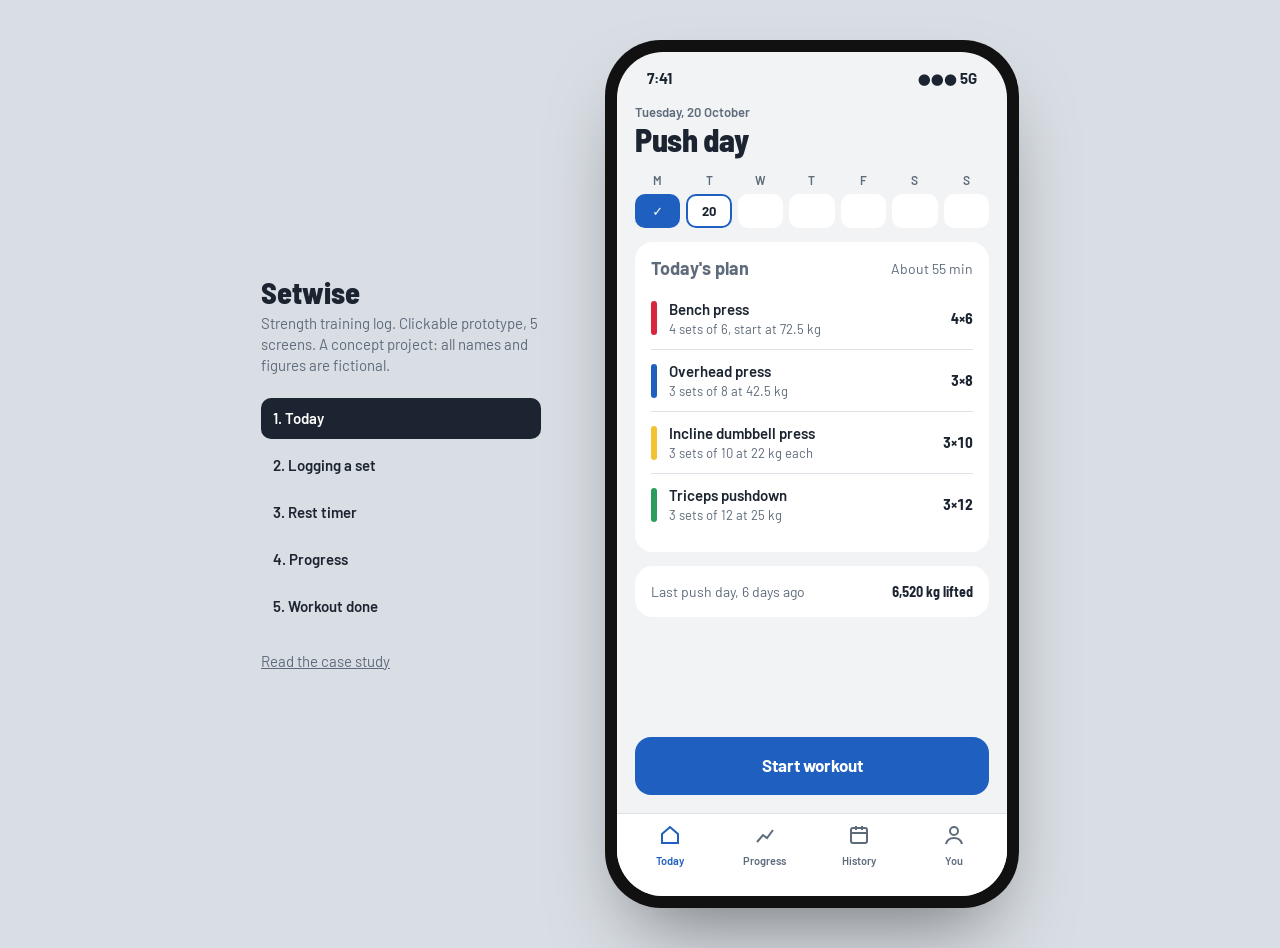
<file: demos/setwise/index.html>
<!doctype html>
<html lang="en">
<head>
<meta charset="utf-8">
<meta name="viewport" content="width=device-width, initial-scale=1">
<title>Setwise prototype</title>
<link rel="preconnect" href="https://fonts.googleapis.com">
<link rel="preconnect" href="https://fonts.gstatic.com" crossorigin>
<link href="https://fonts.googleapis.com/css2?family=Barlow:wght@400;500;600;700&family=Barlow+Semi+Condensed:wght@600;700;800&family=Flow+Rounded&display=swap" rel="stylesheet">
<style>
  /* Setwise: a strength-training log. Data colours borrow from weight-plate colours (red 25, blue 20, yellow 15, green 10). */
  :root {
    --chalk: #F1F3F5;
    --card: #FFFFFF;
    --iron: #1B2430;
    --soft: #5E6B7A;
    --line: #DDE2E8;
    --blue: #1F5FBF;
    --blue-tint: #E3ECFA;
    --red: #D7263D;
    --yellow: #F2C230;
    --green: #2A9D5C;
    --green-tint: #DDF2E6;
    --font: "Barlow", system-ui, sans-serif;
    --num: "Barlow Semi Condensed", "Barlow", sans-serif;
  }
  .wire {
    --chalk: #F4F4F4; --card: #FFFFFF; --iron: #555; --soft: #999; --line: #CCC;
    --blue: #888; --blue-tint: #E6E6E6; --red: #999; --yellow: #BBB; --green: #888; --green-tint: #E6E6E6;
  }
  .wire .t { font-family: "Flow Rounded", var(--font); color: #BBB; }
  .wire svg * { stroke: #AAA !important; fill-opacity: .25; }

  * { box-sizing: border-box; }
  body { margin: 0; font: 15px/1.4 var(--font); color: var(--iron); background: #D9DEE4; }
  button { font: inherit; color: inherit; cursor: pointer; }

  /* presentation shell */
  .shell { min-height: 100vh; display: grid; grid-template-columns: 280px auto; justify-content: center; align-items: center; gap: 64px; padding: 40px 20px; }
  .shell nav h1 { font: 800 30px/1 var(--num); margin: 0 0 6px; }
  .shell nav p { color: var(--soft); margin: 0 0 22px; }
  .shell nav ol { list-style: none; padding: 0; margin: 0; display: grid; gap: 6px; }
  .shell nav button { width: 100%; text-align: left; border: 0; background: transparent; padding: 10px 12px; border-radius: 10px; font-weight: 600; }
  .shell nav button[aria-current="true"] { background: var(--iron); color: #fff; }
  .shell nav .back { display: inline-block; margin-top: 24px; color: var(--soft); }
  .device { width: 414px; padding: 12px; background: #111; border-radius: 56px; box-shadow: 0 40px 80px -30px rgba(0,0,0,.5); }
  .device .viewport { width: 390px; height: 844px; border-radius: 46px; overflow: hidden; position: relative; }
  @media (max-width: 760px) {
    .shell { display: block; padding: 0; }
    .shell nav { padding: 20px; }
    .device { width: 100%; padding: 0; border-radius: 0; background: none; box-shadow: none; }
    .device .viewport { width: 100%; border-radius: 0; }
  }
  body.shot { background: var(--chalk); }
  body.shot .shell { display: block; padding: 0; min-height: 0; }
  body.shot nav { display: none; }
  body.shot .device { width: 390px; padding: 0; border-radius: 0; background: none; box-shadow: none; }
  body.shot .viewport { border-radius: 0; }

  /* app frame */
  .screen { position: absolute; inset: 0; background: var(--chalk); display: none; flex-direction: column; }
  .screen.on { display: flex; }
  .sb { height: 47px; flex: none; display: flex; justify-content: space-between; align-items: center; padding: 6px 30px 0; font-weight: 700; font-size: 15px; }
  .body { flex: 1; overflow: hidden; padding: 4px 18px 18px; display: flex; flex-direction: column; gap: 14px; }
  .tabs { flex: none; height: 83px; background: var(--card); border-top: 1px solid var(--line); display: grid; grid-template-columns: repeat(4, 1fr); padding: 8px 6px 24px; text-align: center; font-size: 11px; font-weight: 600; color: var(--soft); }
  .tabs button { border: 0; background: none; color: inherit; display: grid; justify-items: center; gap: 4px; }
  .tabs svg { width: 24px; height: 24px; }
  .tabs .on { color: var(--blue); }
  .card { background: var(--card); border-radius: 18px; padding: 16px; }
  .eyebrow { font-size: 13px; color: var(--soft); font-weight: 600; }
  h2 { font: 800 32px/1 var(--num); margin: 2px 0 0; letter-spacing: -.01em; }
  h3 { font: 700 18px/1.2 var(--font); margin: 0; }
  .num { font-family: var(--num); font-weight: 700; font-variant-numeric: tabular-nums; }
  .btn { border: 0; border-radius: 16px; padding: 17px; font-weight: 700; font-size: 17px; width: 100%; }
  .btn-blue { background: var(--blue); color: #fff; }
  .btn-ghost { background: var(--card); color: var(--iron); border: 1px solid var(--line); }

  /* S1 today */
  .week { display: grid; grid-template-columns: repeat(7, 1fr); gap: 6px; text-align: center; }
  .week span { font-size: 12px; color: var(--soft); font-weight: 600; }
  .week i { display: block; height: 34px; border-radius: 10px; background: var(--card); margin-top: 4px; display: grid; place-items: center; font-style: normal; font-weight: 700; font-size: 13px; }
  .week i.done { background: var(--blue); color: #fff; }
  .week i.today { outline: 2px solid var(--blue); outline-offset: -2px; }
  .plan li { display: grid; grid-template-columns: 6px 1fr auto; gap: 12px; align-items: center; padding: 11px 0; border-bottom: 1px solid var(--line); }
  .plan li:last-child { border: 0; }
  .plan ul { list-style: none; padding: 0; margin: 8px 0 0; }
  .plan b { font-weight: 600; }
  .plan small { display: block; color: var(--soft); font-size: 13px; }
  .bar { width: 6px; height: 34px; border-radius: 3px; }
  .last { display: flex; justify-content: space-between; align-items: center; font-size: 14px; color: var(--soft); }
  .last b { color: var(--iron); }

  /* S2 workout */
  .top { display: flex; align-items: center; justify-content: space-between; }
  .top .pill { background: var(--card); border-radius: 999px; padding: 7px 12px; font-weight: 700; font-size: 14px; }
  .top .finish { border: 0; background: var(--green); color: #fff; border-radius: 999px; padding: 8px 14px; font-weight: 700; }
  .hint { background: var(--blue-tint); border-radius: 14px; padding: 12px 14px; display: grid; grid-template-columns: 1fr auto; gap: 10px; align-items: center; font-size: 14px; }
  .hint button { border: 0; background: var(--blue); color: #fff; border-radius: 10px; padding: 8px 10px; font-weight: 700; font-size: 13px; white-space: nowrap; }
  .sets { width: 100%; border-collapse: collapse; margin-top: 6px; }
  .sets th { font-size: 12px; color: var(--soft); font-weight: 600; text-align: center; padding-bottom: 6px; }
  .sets th:first-child, .sets td:first-child { text-align: left; }
  .sets td { text-align: center; padding: 6px 0; }
  .sets .prev { color: var(--soft); font-size: 13px; }
  .box { display: inline-block; min-width: 58px; padding: 9px 6px; border-radius: 10px; background: var(--chalk); font-family: var(--num); font-weight: 700; font-size: 18px; }
  .tick { width: 36px; height: 36px; border-radius: 10px; border: 2px solid var(--line); display: inline-grid; place-items: center; background: var(--card); }
  tr.done .box { background: var(--green-tint); }
  tr.done .tick { background: var(--green); border-color: var(--green); color: #fff; }
  tr.active td { padding: 10px 0; }
  tr.active .box { background: var(--card); outline: 2px solid var(--blue); font-size: 22px; }
  .step { display: inline-flex; align-items: center; gap: 4px; }
  .step button { width: 26px; height: 26px; border: 0; border-radius: 8px; background: var(--blue-tint); color: var(--blue); font-weight: 800; }
  .next { display: flex; justify-content: space-between; align-items: center; font-size: 14px; }
  .next small { color: var(--soft); display: block; }
  .restbar { flex: none; margin: 0 18px 22px; background: var(--iron); color: #fff; border-radius: 18px; padding: 14px 16px; display: grid; grid-template-columns: auto 1fr auto; gap: 14px; align-items: center; border: 0; text-align: left; }
  .restbar .ring { width: 38px; height: 38px; }
  .restbar small { color: #AEB8C4; display: block; font-size: 12px; }
  .restbar .num { font-size: 26px; }

  /* S3 rest sheet */
  .dim { position: absolute; inset: 0; background: rgba(27,36,48,.55); }
  .sheet { position: absolute; left: 0; right: 0; bottom: 0; background: var(--card); border-radius: 28px 28px 0 0; padding: 14px 22px 34px; display: grid; gap: 18px; justify-items: center; text-align: center; }
  .grab { width: 40px; height: 5px; border-radius: 3px; background: var(--line); }
  .big-ring { position: relative; width: 240px; height: 240px; }
  .big-ring .lbl { position: absolute; inset: 0; display: grid; place-content: center; }
  .big-ring .num { font-size: 64px; line-height: 1; }
  .big-ring small { color: var(--soft); font-size: 14px; }
  .adj { display: grid; grid-template-columns: 1fr 1fr 1.4fr; gap: 10px; width: 100%; }
  .adj button { border: 1px solid var(--line); background: var(--chalk); border-radius: 14px; padding: 14px 0; font-weight: 700; font-size: 16px; }
  .adj .skip { background: var(--iron); color: #fff; border-color: var(--iron); }
  .upnext { width: 100%; display: flex; justify-content: space-between; background: var(--chalk); border-radius: 14px; padding: 12px 14px; font-size: 14px; }

  /* S4 progress */
  .seg { display: grid; grid-template-columns: repeat(3, 1fr); background: var(--card); border-radius: 12px; padding: 4px; }
  .seg button { border: 0; background: none; padding: 8px 0; border-radius: 9px; font-weight: 700; color: var(--soft); }
  .seg .on { background: var(--iron); color: #fff; }
  .kpi { display: grid; grid-template-columns: 1fr 1fr; gap: 10px; }
  .kpi .card { padding: 14px; }
  .kpi .num { font-size: 30px; display: block; line-height: 1.1; }
  .kpi small { color: var(--soft); font-size: 13px; }
  .up { color: var(--green); font-weight: 700; font-size: 13px; }
  .pr { display: flex; gap: 12px; align-items: center; padding: 10px 0; border-bottom: 1px solid var(--line); }
  .pr:last-child { border: 0; }
  .medal { width: 34px; height: 34px; border-radius: 50%; background: var(--yellow); display: grid; place-items: center; font-weight: 800; font-size: 13px; flex: none; }
  .pr small { display: block; color: var(--soft); font-size: 13px; }

  /* S5 summary */
  .hero5 { background: var(--iron); color: #fff; border-radius: 22px; padding: 22px 18px; }
  .hero5 .eyebrow { color: #AEB8C4; }
  .hero5 h2 { font-size: 38px; }
  .stats { display: grid; grid-template-columns: repeat(4, 1fr); gap: 8px; margin-top: 18px; }
  .stats div { background: rgba(255,255,255,.08); border-radius: 12px; padding: 10px 8px; }
  .stats .num { font-size: 22px; display: block; }
  .stats small { color: #AEB8C4; font-size: 12px; }
  .newpr { display: grid; grid-template-columns: auto 1fr auto; gap: 12px; align-items: center; }
  .newpr .num { font-size: 22px; }
  .ex { display: flex; justify-content: space-between; font-size: 14px; padding: 8px 0; border-bottom: 1px solid var(--line); }
  .ex:last-child { border: 0; }
  .ex span { color: var(--soft); }
  .row2 { display: grid; grid-template-columns: 1fr 1fr; gap: 10px; margin-top: auto; }
</style>
</head>
<body>
<div class="shell">
  <nav aria-label="Prototype screens">
    <h1>Setwise</h1>
    <p>Strength training log. Clickable prototype, 5 screens. A concept project: all names and figures are fictional.</p>
    <ol id="list"></ol>
    <a class="back" href="../../work/setwise.html">Read the case study</a>
  </nav>
  <div class="device"><div class="viewport" id="vp">

    <!-- S1 Today -->
    <section class="screen" data-name="Today">
      <div class="sb"><span>7:41</span><span>●●● 5G</span></div>
      <div class="body">
        <div><div class="eyebrow">Tuesday, 20 October</div><h2>Push day</h2></div>
        <div class="week">
          <div><span>M</span><i class="done">✓</i></div><div><span>T</span><i class="today">20</i></div><div><span>W</span><i></i></div><div><span>T</span><i></i></div><div><span>F</span><i></i></div><div><span>S</span><i></i></div><div><span>S</span><i></i></div>
        </div>
        <div class="card plan">
          <div class="last"><h3>Today's plan</h3><span>About 55 min</span></div>
          <ul>
            <li><span class="bar" style="background:var(--red)"></span><div><b>Bench press</b><small class="t">4 sets of 6, start at 72.5 kg</small></div><span class="num">4×6</span></li>
            <li><span class="bar" style="background:var(--blue)"></span><div><b>Overhead press</b><small class="t">3 sets of 8 at 42.5 kg</small></div><span class="num">3×8</span></li>
            <li><span class="bar" style="background:var(--yellow)"></span><div><b>Incline dumbbell press</b><small class="t">3 sets of 10 at 22 kg each</small></div><span class="num">3×10</span></li>
            <li><span class="bar" style="background:var(--green)"></span><div><b>Triceps pushdown</b><small class="t">3 sets of 12 at 25 kg</small></div><span class="num">3×12</span></li>
          </ul>
        </div>
        <div class="card last"><span class="t">Last push day, 6 days ago</span><b class="num">6,520 kg lifted</b></div>
        <button class="btn btn-blue" data-go="1" style="margin-top:auto">Start workout</button>
      </div>
      <div class="tabs">
        <button class="on" data-go="0"><svg viewBox="0 0 24 24" fill="none" stroke="currentColor" stroke-width="2"><path d="M4 11 12 4l8 7v9H4z"/></svg>Today</button>
        <button data-go="3"><svg viewBox="0 0 24 24" fill="none" stroke="currentColor" stroke-width="2"><path d="M4 19 10 12l4 3 6-8"/></svg>Progress</button>
        <button><svg viewBox="0 0 24 24" fill="none" stroke="currentColor" stroke-width="2"><rect x="4" y="5" width="16" height="15" rx="2"/><path d="M4 10h16M9 3v4M15 3v4"/></svg>History</button>
        <button><svg viewBox="0 0 24 24" fill="none" stroke="currentColor" stroke-width="2"><circle cx="12" cy="8" r="4"/><path d="M4 21c1-4 4-6 8-6s7 2 8 6"/></svg>You</button>
      </div>
    </section>

    <!-- S2 Workout -->
    <section class="screen" data-name="Logging a set">
      <div class="sb"><span>8:02</span><span>●●● 5G</span></div>
      <div class="body">
        <div class="top"><button class="pill" data-go="0" style="border:0">‹ Push day</button><span class="pill num">18:42</span><button class="finish" data-go="4">Finish</button></div>
        <div class="card">
          <div class="last"><h3>Bench press</h3><span class="t">Exercise 1 of 4</span></div>
          <div class="hint" style="margin-top:12px"><span class="t">You hit 70 kg × 6 on every set last week. Try 72.5 kg today.</span><button>Use 72.5</button></div>
          <table class="sets">
            <thead><tr><th>Set</th><th>Last time</th><th>kg</th><th>Reps</th><th></th></tr></thead>
            <tbody>
              <tr class="done"><td class="num">1</td><td class="prev">70 × 6</td><td><span class="box">72.5</span></td><td><span class="box">6</span></td><td><span class="tick">✓</span></td></tr>
              <tr class="done"><td class="num">2</td><td class="prev">70 × 6</td><td><span class="box">72.5</span></td><td><span class="box">6</span></td><td><span class="tick">✓</span></td></tr>
              <tr class="active"><td class="num">3</td><td class="prev">70 × 6</td><td><span class="step"><button aria-label="Less weight">−</button><span class="box">72.5</span></span></td><td><span class="step"><span class="box">6</span><button aria-label="More reps">+</button></span></td><td><span class="tick"></span></td></tr>
              <tr><td class="num">4</td><td class="prev">70 × 6</td><td><span class="box">72.5</span></td><td><span class="box">6</span></td><td><span class="tick"></span></td></tr>
            </tbody>
          </table>
        </div>
        <div class="card next"><div><small>Next</small><b>Overhead press</b></div><span class="num">3×8 at 42.5 kg</span></div>
      </div>
      <button class="restbar" data-go="2">
        <svg class="ring" viewBox="0 0 40 40"><circle cx="20" cy="20" r="16" fill="none" stroke="#3A4757" stroke-width="5"/><circle cx="20" cy="20" r="16" fill="none" stroke="#F2C230" stroke-width="5" stroke-dasharray="100.5" stroke-dashoffset="30" transform="rotate(-90 20 20)" stroke-linecap="round"/></svg>
        <span><small>Resting before set 3</small>Tap to open timer</span>
        <span class="num">1:24</span>
      </button>
    </section>

    <!-- S3 Rest timer -->
    <section class="screen" data-name="Rest timer">
      <div class="sb"><span>8:02</span><span>●●● 5G</span></div>
      <div class="body" style="opacity:.5">
        <div class="top"><span class="pill">‹ Push day</span><span class="pill num">18:42</span><span class="finish">Finish</span></div>
        <div class="card" style="height:300px"></div>
      </div>
      <div class="dim"></div>
      <div class="sheet">
        <span class="grab"></span>
        <div class="eyebrow">Rest before set 3</div>
        <div class="big-ring">
          <svg viewBox="0 0 240 240"><circle cx="120" cy="120" r="104" fill="none" stroke="var(--chalk)" stroke-width="18"/><circle cx="120" cy="120" r="104" fill="none" stroke="var(--yellow)" stroke-width="18" stroke-linecap="round" stroke-dasharray="653.5" stroke-dashoffset="196" transform="rotate(-90 120 120)"/></svg>
          <div class="lbl"><span class="num">1:24</span><small>of 2:00</small></div>
        </div>
        <div class="adj"><button>−15s</button><button>+15s</button><button class="skip" data-go="1">Skip rest</button></div>
        <div class="upnext"><span>Up next</span><b class="num">Set 3, 72.5 kg × 6</b></div>
      </div>
    </section>

    <!-- S4 Progress -->
    <section class="screen" data-name="Progress">
      <div class="sb"><span>9:15</span><span>●●● 5G</span></div>
      <div class="body">
        <div><div class="eyebrow">Progress</div><h2>Bench press</h2></div>
        <div class="seg"><button>1M</button><button class="on">3M</button><button>1Y</button></div>
        <div class="card">
          <div class="last"><span class="t">Estimated one-rep max</span><span class="up">+10 kg in 12 weeks</span></div>
          <svg viewBox="0 0 320 170" style="width:100%;margin-top:8px">
            <g stroke="var(--line)" stroke-width="1"><line x1="28" y1="20" x2="316" y2="20"/><line x1="28" y1="70" x2="316" y2="70"/><line x1="28" y1="120" x2="316" y2="120"/></g>
            <g font-size="11" fill="var(--soft)" font-family="Barlow"><text x="0" y="24">90</text><text x="0" y="74">82</text><text x="0" y="124">74</text><text x="28" y="160">Jul</text><text x="150" y="160">Aug</text><text x="270" y="160">Oct</text></g>
            <path d="M28 117 L52 113 L76 109 L100 110 L124 102 L148 98 L172 95 L196 89 L220 86 L244 80 L268 76 L292 70 L316 64 L316 140 L28 140Z" fill="var(--blue-tint)"/>
            <path d="M28 117 L52 113 L76 109 L100 110 L124 102 L148 98 L172 95 L196 89 L220 86 L244 80 L268 76 L292 70 L316 64" fill="none" stroke="var(--blue)" stroke-width="3" stroke-linejoin="round"/>
            <circle cx="316" cy="64" r="6" fill="var(--blue)" stroke="#fff" stroke-width="3"/>
          </svg>
        </div>
        <div class="kpi">
          <div class="card"><span class="num">87 kg</span><small>Best one-rep max</small></div>
          <div class="card"><span class="num">24</span><small>Sessions in 3 months</small></div>
        </div>
        <div class="card">
          <h3 style="margin-bottom:4px">Personal records</h3>
          <div class="pr"><span class="medal">PR</span><div><b>75 kg × 5</b><small class="t">Heaviest set, 29 September</small></div></div>
          <div class="pr"><span class="medal">PR</span><div><b>1,680 kg</b><small class="t">Most volume in one session, 14 October</small></div></div>
        </div>
      </div>
      <div class="tabs">
        <button data-go="0"><svg viewBox="0 0 24 24" fill="none" stroke="currentColor" stroke-width="2"><path d="M4 11 12 4l8 7v9H4z"/></svg>Today</button>
        <button class="on" data-go="3"><svg viewBox="0 0 24 24" fill="none" stroke="currentColor" stroke-width="2"><path d="M4 19 10 12l4 3 6-8"/></svg>Progress</button>
        <button><svg viewBox="0 0 24 24" fill="none" stroke="currentColor" stroke-width="2"><rect x="4" y="5" width="16" height="15" rx="2"/><path d="M4 10h16M9 3v4M15 3v4"/></svg>History</button>
        <button><svg viewBox="0 0 24 24" fill="none" stroke="currentColor" stroke-width="2"><circle cx="12" cy="8" r="4"/><path d="M4 21c1-4 4-6 8-6s7 2 8 6"/></svg>You</button>
      </div>
    </section>

    <!-- S5 Summary -->
    <section class="screen" data-name="Workout done">
      <div class="sb"><span>8:36</span><span>●●● 5G</span></div>
      <div class="body">
        <div class="hero5">
          <div class="eyebrow">Tuesday, 20 October</div>
          <h2>Push day done</h2>
          <div class="stats">
            <div><span class="num">52</span><small>minutes</small></div>
            <div><span class="num">6,840</span><small>kg lifted</small></div>
            <div><span class="num">13</span><small>sets</small></div>
            <div><span class="num">2</span><small>records</small></div>
          </div>
        </div>
        <div class="card newpr"><span class="medal">PR</span><div><b>Bench press</b><div class="t" style="color:var(--soft);font-size:13px">New estimated one-rep max</div></div><span class="num">87 kg</span></div>
        <div class="card newpr"><span class="medal">PR</span><div><b>Overhead press</b><div class="t" style="color:var(--soft);font-size:13px">Heaviest set, 42.5 kg × 8</div></div><span class="num">+2.5</span></div>
        <div class="card">
          <div class="ex"><b>Bench press</b><span class="num">4 × 6 at 72.5 kg</span></div>
          <div class="ex"><b>Overhead press</b><span class="num">3 × 8 at 42.5 kg</span></div>
          <div class="ex"><b>Incline dumbbell press</b><span class="num">3 × 10 at 22 kg</span></div>
          <div class="ex"><b>Triceps pushdown</b><span class="num">3 × 12 at 25 kg</span></div>
        </div>
        <div class="row2"><button class="btn btn-ghost">Share</button><button class="btn btn-blue" data-go="0">Done</button></div>
      </div>
    </section>

  </div></div>
</div>
<script src="../proto.js"></script>
</body>
</html>
</file>
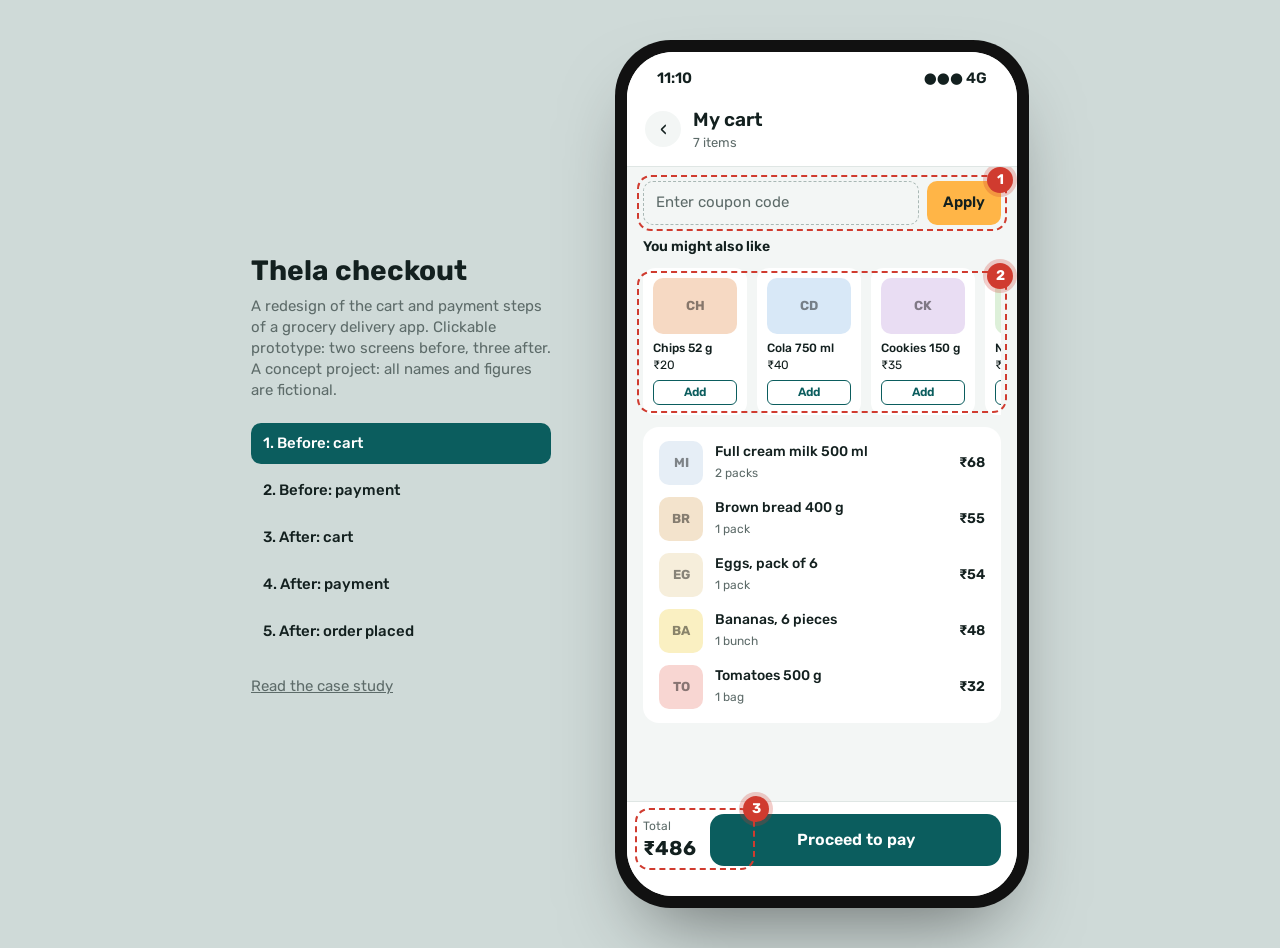
<file: demos/thela/index.html>
<!doctype html>
<html lang="en">
<head>
<meta charset="utf-8">
<meta name="viewport" content="width=device-width, initial-scale=1">
<title>Thela checkout prototype</title>
<link rel="preconnect" href="https://fonts.googleapis.com">
<link rel="preconnect" href="https://fonts.gstatic.com" crossorigin>
<link href="https://fonts.googleapis.com/css2?family=Rubik:wght@400;500;600;700&family=Flow+Rounded&display=swap" rel="stylesheet">
<style>
  /* Thela: a grocery delivery app. Before/after redesign of the cart and payment steps. */
  :root {
    --bg: #F3F6F5;
    --card: #FFFFFF;
    --ink: #13201F;
    --soft: #5D6B69;
    --line: #DFE6E4;
    --teal: #0B5D5E;
    --teal-tint: #E0EFEE;
    --mango: #FFB547;
    --mango-tint: #FFF1DB;
    --red: #D03B2F;
    --font: "Rubik", system-ui, sans-serif;
  }
  .wire {
    --bg: #F4F4F4; --ink: #555; --soft: #999; --line: #D4D4D4; --teal: #888; --teal-tint: #E8E8E8; --mango: #BBB; --mango-tint: #EEE; --red: #999;
  }
  .wire .t { font-family: "Flow Rounded", var(--font); color: #BBB; }
  .wire .anno { display: none; }

  * { box-sizing: border-box; }
  body { margin: 0; font: 15px/1.4 var(--font); color: var(--ink); background: #CFDAD8; }
  button { font: inherit; color: inherit; cursor: pointer; }
  p { margin: 0; }

  /* presentation shell */
  .shell { min-height: 100vh; display: grid; grid-template-columns: 300px auto; justify-content: center; align-items: center; gap: 64px; padding: 40px 20px; }
  .shell nav h1 { font-size: 28px; margin: 0 0 6px; }
  .shell nav p { color: var(--soft); margin: 0 0 22px; }
  .shell nav ol { list-style: none; padding: 0; margin: 0; display: grid; gap: 6px; }
  .shell nav button { width: 100%; text-align: left; border: 0; background: transparent; padding: 10px 12px; border-radius: 10px; font-weight: 500; }
  .shell nav button[aria-current="true"] { background: var(--teal); color: #fff; }
  .shell nav .back { display: inline-block; margin-top: 24px; color: var(--soft); }
  .device { width: 414px; padding: 12px; background: #111; border-radius: 56px; box-shadow: 0 40px 80px -30px rgba(0,0,0,.5); }
  .device .viewport { width: 390px; height: 844px; border-radius: 46px; overflow: hidden; position: relative; }
  @media (max-width: 760px) {
    .shell { display: block; padding: 0; }
    .shell nav { padding: 20px; }
    .device { width: 100%; padding: 0; border-radius: 0; background: none; box-shadow: none; }
    .device .viewport { width: 100%; border-radius: 0; }
  }
  body.shot { background: var(--bg); }
  body.shot .shell { display: block; padding: 0; min-height: 0; }
  body.shot nav { display: none; }
  body.shot .device { width: 390px; padding: 0; border-radius: 0; background: none; box-shadow: none; }
  body.shot .viewport { border-radius: 0; }

  /* app frame */
  .screen { position: absolute; inset: 0; background: var(--bg); display: none; flex-direction: column; }
  .screen.on { display: flex; }
  .sb { height: 47px; flex: none; display: flex; justify-content: space-between; align-items: center; padding: 6px 30px 0; font-weight: 600; font-size: 15px; background: var(--card); }
  .appbar { flex: none; display: flex; align-items: center; gap: 12px; padding: 8px 18px 14px; background: var(--card); border-bottom: 1px solid var(--line); }
  .appbar h2 { font-size: 19px; margin: 0; font-weight: 600; }
  .appbar small { display: block; color: var(--soft); font-size: 13px; }
  .backbtn { width: 36px; height: 36px; border-radius: 50%; border: 0; background: var(--bg); display: grid; place-items: center; font-size: 20px; flex: none; }
  .body { flex: 1; overflow: hidden; padding: 14px 16px; display: flex; flex-direction: column; gap: 12px; position: relative; }
  .card { background: var(--card); border-radius: 16px; padding: 14px 16px; }
  .card h3 { margin: 0 0 8px; font-size: 15px; font-weight: 600; }
  .foot { flex: none; background: var(--card); border-top: 1px solid var(--line); padding: 12px 16px 30px; display: flex; align-items: center; gap: 14px; }
  .foot .sum small { display: block; color: var(--soft); font-size: 12px; }
  .foot .sum b { font-size: 20px; }
  .cta { flex: 1; height: 52px; border: 0; border-radius: 14px; background: var(--teal); color: #fff; font-weight: 600; font-size: 16px; }

  /* items */
  .items { display: grid; gap: 12px; }
  .item { display: grid; grid-template-columns: 44px 1fr auto; gap: 12px; align-items: center; }
  .thumb { width: 44px; height: 44px; border-radius: 10px; display: grid; place-items: center; font-weight: 700; font-size: 13px; color: rgba(0,0,0,.45); }
  .item b { font-weight: 500; display: block; font-size: 14px; }
  .item small { color: var(--soft); font-size: 12px; }
  .step { display: flex; align-items: center; border: 1px solid var(--teal); border-radius: 8px; color: var(--teal); font-weight: 600; height: 30px; }
  .step span { width: 26px; text-align: center; }
  .price { text-align: right; font-weight: 600; font-size: 14px; }

  /* annotations on the "before" screens */
  .anno { position: absolute; width: 26px; height: 26px; border-radius: 50%; background: var(--red); color: #fff; font-weight: 700; font-size: 14px; display: grid; place-items: center; box-shadow: 0 0 0 4px rgba(208,59,47,.25); z-index: 5; }
  .ring { position: absolute; border: 2px dashed var(--red); border-radius: 14px; z-index: 4; pointer-events: none; }
  .wire .ring { display: none; }

  /* before: cart */
  .coupon { display: flex; gap: 8px; }
  .coupon span { flex: 1; height: 44px; border: 1px dashed #A9B8B5; border-radius: 10px; display: flex; align-items: center; padding: 0 12px; color: var(--soft); }
  .coupon button { border: 0; background: var(--mango); border-radius: 10px; padding: 0 16px; font-weight: 600; }
  .upsell { display: flex; gap: 10px; overflow: hidden; }
  .upsell div { flex: none; width: 104px; background: var(--card); border-radius: 12px; padding: 10px; font-size: 12px; }
  .upsell .thumb { width: 100%; height: 56px; margin-bottom: 6px; }
  .upsell b { display: block; font-weight: 500; }
  .upsell button { margin-top: 6px; width: 100%; border: 1px solid var(--teal); color: var(--teal); background: none; border-radius: 6px; font-weight: 600; font-size: 12px; padding: 3px 0; }
  .seclabel { font-weight: 600; font-size: 14px; }

  /* before: payment */
  .bill div, .bill2 div { display: flex; justify-content: space-between; padding: 4px 0; font-size: 14px; }
  .bill .new { color: var(--ink); }
  .bill .tot, .bill2 .tot { border-top: 1px solid var(--line); margin-top: 6px; padding-top: 10px; font-weight: 600; font-size: 16px; }
  .opts { display: grid; }
  .opt { display: flex; align-items: center; gap: 12px; padding: 13px 0; border-bottom: 1px solid var(--line); font-size: 14px; }
  .opt:last-child { border-bottom: 0; }
  .opt .ic { width: 38px; height: 26px; border-radius: 6px; background: var(--bg); border: 1px solid var(--line); flex: none; display: grid; place-items: center; font-size: 10px; font-weight: 700; color: var(--soft); }
  .opt .chev { margin-left: auto; color: var(--soft); }

  /* after: cart */
  .eta { display: flex; align-items: center; gap: 12px; }
  .eta .bolt { width: 40px; height: 40px; border-radius: 12px; background: var(--mango-tint); display: grid; place-items: center; flex: none; }
  .eta b { display: block; font-size: 16px; }
  .eta small { color: var(--soft); font-size: 13px; }
  .eta .change { margin-left: auto; color: var(--teal); font-weight: 600; font-size: 14px; border: 0; background: none; }
  .free { background: var(--mango-tint); border-radius: 12px; padding: 10px 12px; font-size: 13px; }
  .bill2 .free { display: block; margin: 2px 0; padding: 8px 12px; }
  .free i { display: block; height: 6px; border-radius: 3px; background: rgba(0,0,0,.08); margin-top: 8px; overflow: hidden; }
  .free i::after { content: ""; display: block; height: 100%; width: 97%; background: var(--mango); }
  .seg { display: grid; grid-template-columns: repeat(3, 1fr); background: var(--bg); border-radius: 10px; padding: 3px; gap: 3px; font-size: 13px; text-align: center; }
  .seg span { padding: 8px 0; border-radius: 8px; color: var(--soft); }
  .seg .on { background: var(--card); color: var(--ink); font-weight: 600; box-shadow: 0 1px 3px rgba(0,0,0,.12); }
  .bill2 small { color: var(--soft); font-size: 12px; display: block; }
  .bill2 div { align-items: flex-start; }
  .bill2 .tot span:last-child { color: var(--teal); }
  .more { font-size: 13px; color: var(--teal); font-weight: 500; }

  /* after: payment */
  .upi { border: 2px solid var(--teal); background: var(--teal-tint); border-radius: 16px; padding: 14px 16px; display: grid; gap: 12px; }
  .upi .row { display: flex; align-items: center; gap: 12px; }
  .upi .row b { display: block; }
  .upi .row small { color: var(--soft); font-size: 13px; }
  .radio { width: 22px; height: 22px; border-radius: 50%; border: 2px solid #A9B8B5; flex: none; margin-left: auto; }
  .radio.on { border: 7px solid var(--teal); }
  .apps { display: grid; grid-template-columns: repeat(4, 1fr); gap: 8px; text-align: center; font-size: 11px; color: var(--soft); }
  .apps span { display: grid; justify-items: center; gap: 4px; }
  .apps i { width: 44px; height: 44px; border-radius: 12px; background: var(--card); border: 1px solid var(--line); display: grid; place-items: center; font-style: normal; font-weight: 700; color: var(--ink); font-size: 13px; }
  .same { display: flex; gap: 10px; align-items: center; font-size: 13px; color: var(--teal); background: var(--card); border-radius: 12px; padding: 10px 12px; }
  .same svg { flex: none; }

  /* after: placed */
  .done { background: var(--teal); color: #fff; border-radius: 20px; padding: 20px; display: grid; gap: 6px; }
  .done small { color: #BFE0DE; }
  .done strong { font-size: 30px; line-height: 1.1; font-weight: 600; }
  .track { display: grid; grid-template-columns: repeat(3, 1fr); gap: 6px; margin-top: 10px; font-size: 12px; color: #BFE0DE; }
  .track span::before { content: ""; display: block; height: 4px; border-radius: 2px; background: rgba(255,255,255,.25); margin-bottom: 6px; }
  .track .on { color: #fff; font-weight: 600; }
  .track .on::before { background: var(--mango); }
  .rider { display: flex; align-items: center; gap: 12px; }
  .avatar { width: 44px; height: 44px; border-radius: 50%; background: var(--mango); display: grid; place-items: center; font-weight: 700; flex: none; }
  .rider small { display: block; color: var(--soft); font-size: 13px; }
  .call { margin-left: auto; border: 1px solid var(--line); background: var(--card); border-radius: 10px; padding: 8px 14px; font-weight: 600; color: var(--teal); }
  .facts { display: grid; gap: 10px; font-size: 14px; }
  .facts div { display: flex; justify-content: space-between; gap: 12px; }
  .facts span:first-child { color: var(--soft); }
  .facts span:last-child { text-align: right; }
</style>
</head>
<body>
<div class="shell">
  <nav>
    <h1>Thela checkout</h1>
    <p>A redesign of the cart and payment steps of a grocery delivery app. Clickable prototype: two screens before, three after. A concept project: all names and figures are fictional.</p>
    <ol id="list"></ol>
    <a class="back" href="../../work/thela.html">Read the case study</a>
  </nav>

  <div class="device"><div class="viewport" id="vp">

    <!-- S1 Before: cart -->
    <section class="screen" data-name="Before: cart">
      <div class="sb"><span>11:10</span><span>●●● 4G</span></div>
      <div class="appbar"><button class="backbtn" type="button" aria-label="Back">‹</button><div><h2>My cart</h2><small>7 items</small></div></div>
      <div class="body">
        <span class="ring" style="left:10px;right:10px;top:8px;height:56px"></span><span class="anno" style="right:4px;top:0">1</span>
        <div class="coupon"><span>Enter coupon code</span><button type="button">Apply</button></div>
        <div class="seclabel">You might also like</div>
        <span class="ring" style="left:10px;right:10px;top:104px;height:142px"></span><span class="anno" style="right:4px;top:96px">2</span>
        <div class="upsell">
          <div><span class="thumb" style="background:#F6D9C3">CH</span><b>Chips 52 g</b>₹20<button type="button">Add</button></div>
          <div><span class="thumb" style="background:#D8E8F7">CD</span><b>Cola 750 ml</b>₹40<button type="button">Add</button></div>
          <div><span class="thumb" style="background:#E9DDF3">CK</span><b>Cookies 150 g</b>₹35<button type="button">Add</button></div>
          <div><span class="thumb" style="background:#DDF0D9">NM</span><b>Namkeen</b>₹45<button type="button">Add</button></div>
        </div>
        <div class="card items">
          <div class="item"><span class="thumb" style="background:#E6EEF6">MI</span><div><b>Full cream milk 500 ml</b><small>2 packs</small></div><span class="price">₹68</span></div>
          <div class="item"><span class="thumb" style="background:#F3E3CC">BR</span><div><b>Brown bread 400 g</b><small>1 pack</small></div><span class="price">₹55</span></div>
          <div class="item"><span class="thumb" style="background:#F6EEDB">EG</span><div><b>Eggs, pack of 6</b><small>1 pack</small></div><span class="price">₹54</span></div>
          <div class="item"><span class="thumb" style="background:#FAF0C2">BA</span><div><b>Bananas, 6 pieces</b><small>1 bunch</small></div><span class="price">₹48</span></div>
          <div class="item"><span class="thumb" style="background:#F8D6D2">TO</span><div><b>Tomatoes 500 g</b><small>1 bag</small></div><span class="price">₹32</span></div>
        </div>
      </div>
      <div class="foot" style="position:relative">
        <span class="ring" style="left:8px;top:6px;width:120px;height:62px"></span><span class="anno" style="left:116px;top:-6px">3</span>
        <div class="sum"><small>Total</small><b>₹486</b></div>
        <button class="cta" type="button" data-go="1">Proceed to pay</button>
      </div>
    </section>

    <!-- S2 Before: payment -->
    <section class="screen" data-name="Before: payment">
      <div class="sb"><span>11:11</span><span>●●● 4G</span></div>
      <div class="appbar"><button class="backbtn" type="button" aria-label="Back" data-go="0">‹</button><div><h2>Payment</h2></div></div>
      <div class="body">
        <div class="card bill">
          <h3>Bill details</h3>
          <div><span>Item total</span><span>₹486</span></div>
          <div class="new"><span>Delivery fee</span><span>₹30</span></div>
          <div class="new"><span>Handling fee</span><span>₹9</span></div>
          <div class="new"><span>Late night fee</span><span>₹15</span></div>
          <div class="new"><span>Platform fee</span><span>₹5</span></div>
          <div class="tot"><span>To pay</span><span>₹545</span></div>
        </div>
        <span class="ring" style="left:10px;right:10px;top:88px;height:106px"></span><span class="anno" style="right:4px;top:80px">4</span>
        <div class="card opts">
          <h3>Cards</h3>
          <div class="opt"><span class="ic">CARD</span>Add credit or debit card<span class="chev">›</span></div>
          <h3 style="margin-top:12px">Wallets</h3>
          <div class="opt"><span class="ic">W</span>Link a wallet<span class="chev">›</span></div>
          <h3 style="margin-top:12px">Net banking</h3>
          <div class="opt"><span class="ic">BANK</span>Choose your bank<span class="chev">›</span></div>
          <div class="opt"><span class="ic">•••</span>More payment options<span class="chev">›</span></div>
        </div>
        <span class="ring" style="left:10px;right:10px;bottom:36px;height:50px"></span><span class="anno" style="right:4px;bottom:74px">5</span>
      </div>
      <div class="foot"><div class="sum"><small>To pay</small><b>₹545</b></div><button class="cta" type="button" style="opacity:.45">Select a payment method</button></div>
    </section>

    <!-- S3 After: cart -->
    <section class="screen" data-name="After: cart">
      <div class="sb"><span>11:10</span><span>●●● 4G</span></div>
      <div class="appbar"><button class="backbtn" type="button" aria-label="Back">‹</button><div><h2>Cart</h2><small class="t">7 items from the Sector 56 store</small></div></div>
      <div class="body">
        <div class="card eta">
          <span class="bolt"><svg width="22" height="22" viewBox="0 0 24 24" fill="var(--mango)" stroke="var(--ink)" stroke-width="1.5" stroke-linejoin="round"><path d="M13 2L4 14h7l-1 8 9-12h-7z"/></svg></span>
          <div><b>Arrives in 14 minutes</b><small class="t">Home, Tower B, Sector 56</small></div>
          <button class="change" type="button">Change</button>
        </div>
        <div class="card items">
          <div class="item"><span class="thumb" style="background:#E6EEF6">MI</span><div><b>Full cream milk 500 ml</b><small>₹34 each</small></div><span class="step"><span>−</span>2<span>+</span></span></div>
          <div class="item"><span class="thumb" style="background:#F3E3CC">BR</span><div><b>Brown bread 400 g</b><small>₹55</small></div><span class="step"><span>−</span>1<span>+</span></span></div>
          <div class="more">+ 5 more items, ₹363</div>
        </div>
        <div class="card">
          <h3>If an item is out of stock</h3>
          <div class="seg"><span class="on">Send similar</span><span>Remove it</span><span>Call me</span></div>
        </div>
        <div class="card bill2">
          <h3>What you pay</h3>
          <div><span>Items</span><span>₹486</span></div>
          <div><span>Delivery</span><span>₹30</span></div>
          <div class="free"><span class="t">Delivery is free above ₹499. Add ₹13 more.</span><i></i></div>
          <div><span>Handling and platform</span><span>₹14</span></div>
          <div><span>Late night fee<small class="t">Orders between 11 pm and 6 am</small></span><span>₹15</span></div>
        </div>
      </div>
      <div class="foot"><div class="sum"><small>Total</small><b>₹545</b></div><button class="cta" type="button" data-go="3">Choose payment</button></div>
    </section>

    <!-- S4 After: payment -->
    <section class="screen" data-name="After: payment">
      <div class="sb"><span>11:11</span><span>●●● 4G</span></div>
      <div class="appbar"><button class="backbtn" type="button" aria-label="Back" data-go="2">‹</button><div><h2>Pay ₹545</h2><small class="t">Same total as your cart</small></div></div>
      <div class="body">
        <div class="upi">
          <div class="row"><div><b>UPI</b><small class="t">Pay from the UPI app on this phone</small></div><span class="radio on"></span></div>
          <div class="apps"><span><i>U1</i>Last used</span><span><i>U2</i>App 2</span><span><i>U3</i>App 3</span><span><i>+</i>Other</span></div>
        </div>
        <div class="card opts">
          <div class="opt"><span class="ic">ID</span><div>Enter a UPI ID</div><span class="radio"></span></div>
          <div class="opt"><span class="ic">CARD</span><div>Credit or debit card</div><span class="radio"></span></div>
          <div class="opt"><span class="ic">₹</span><div>Cash on delivery<br><small class="t" style="color:var(--soft);font-size:12px">Keep ₹545 ready, the rider may not have change</small></div><span class="radio"></span></div>
        </div>
        <div class="same"><svg width="18" height="18" viewBox="0 0 24 24" fill="none" stroke="currentColor" stroke-width="2"><path d="M20 6L9 17l-5-5"/></svg><span class="t">No new charges at this step. ₹545 is what you saw in the cart.</span></div>
      </div>
      <div class="foot"><button class="cta" type="button" data-go="4">Pay ₹545 by UPI</button></div>
    </section>

    <!-- S5 After: order placed -->
    <section class="screen" data-name="After: order placed">
      <div class="sb"><span>11:12</span><span>●●● 4G</span></div>
      <div class="body" style="padding-top:18px">
        <div class="done">
          <small>Order placed and paid</small>
          <strong>Arriving by 11:26 pm</strong>
          <div class="track"><span class="on">Packing</span><span>On the way</span><span>Delivered</span></div>
        </div>
        <div class="card rider">
          <span class="avatar">IK</span>
          <div><b>Imran will bring your order</b><small class="t">He leaves the store in about 4 minutes</small></div>
          <button class="call" type="button">Call</button>
        </div>
        <div class="card facts">
          <div><span>Paid</span><span>₹545 by UPI</span></div>
          <div><span>Items</span><span>7 items</span></div>
          <div><span>If something is out of stock</span><span>We send a similar one</span></div>
          <div><span>Deliver to</span><span>Home, Tower B, Sector 56</span></div>
        </div>
      </div>
      <div class="foot"><button class="cta" type="button" data-go="2" style="background:var(--card);color:var(--teal);border:1.5px solid var(--teal)">Back to shopping</button></div>
    </section>

  </div></div>
</div>
<script src="../proto.js"></script>
</body>
</html>
</file>
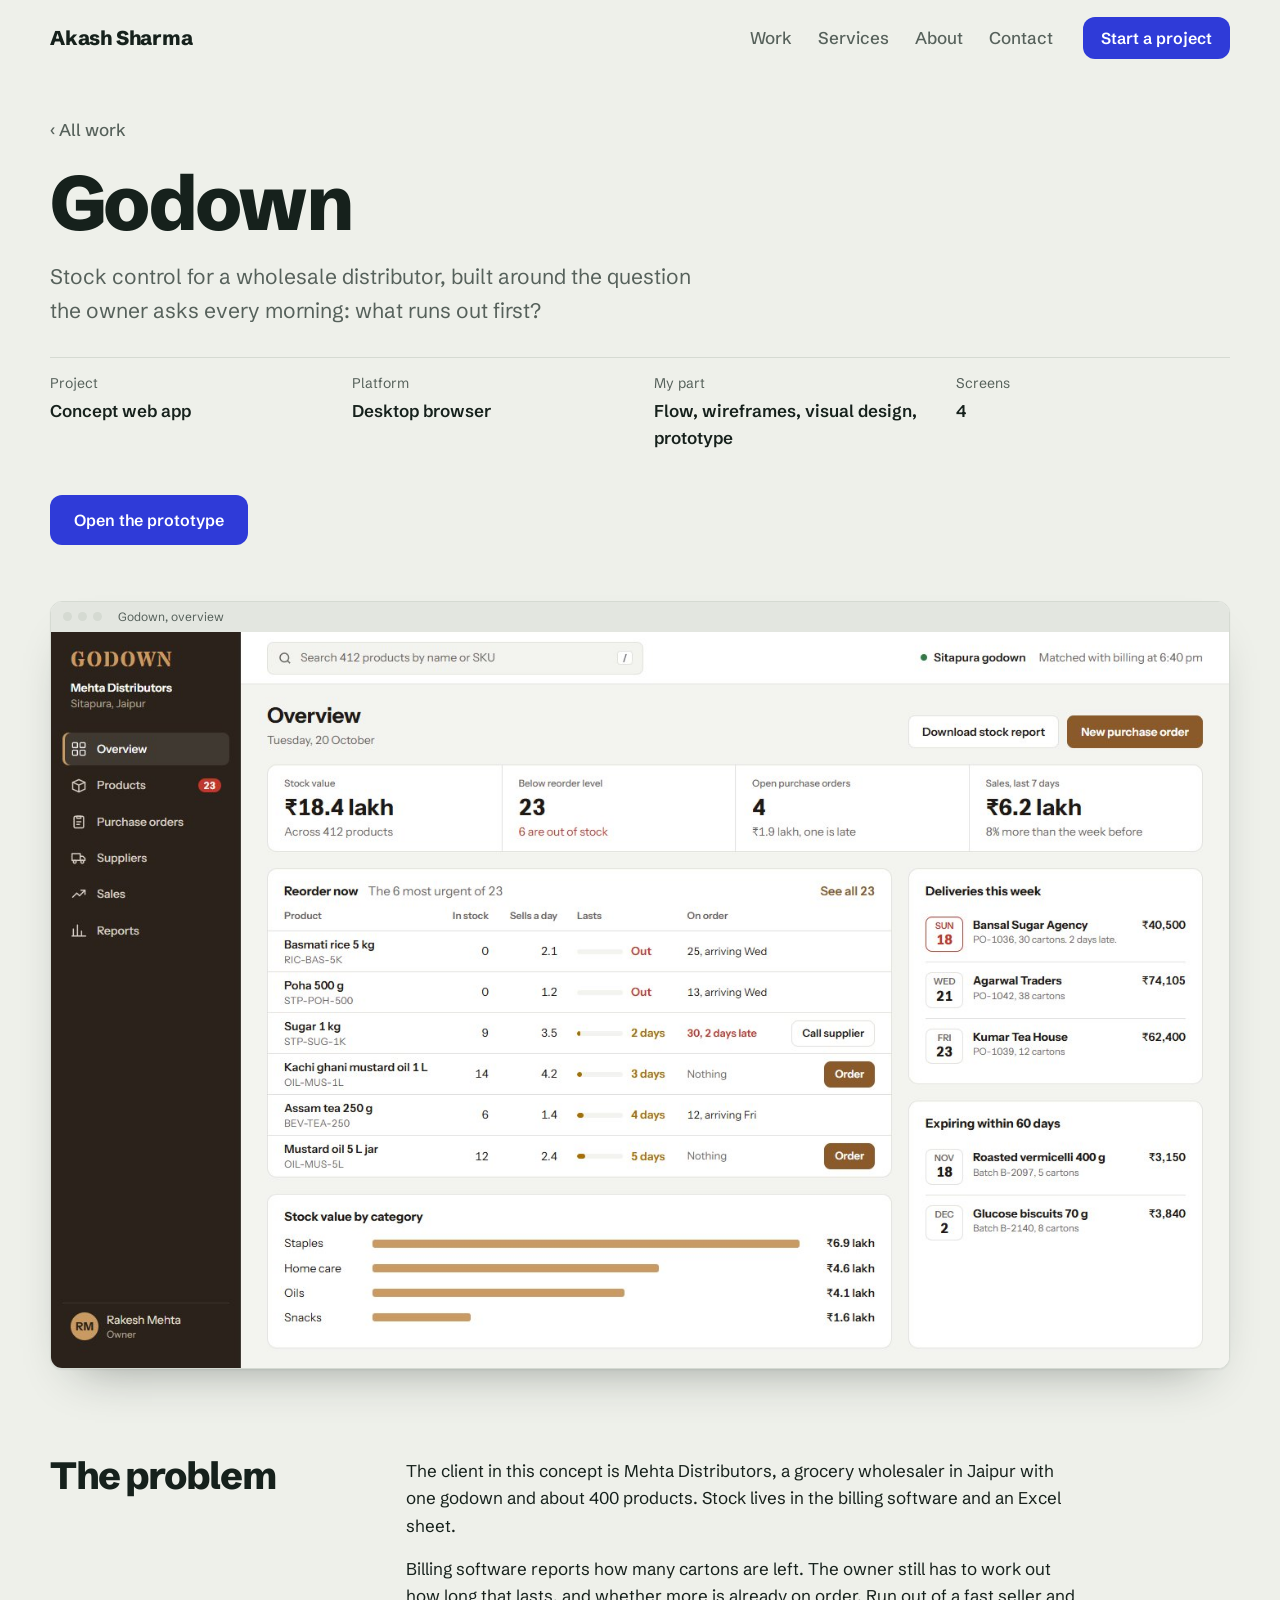
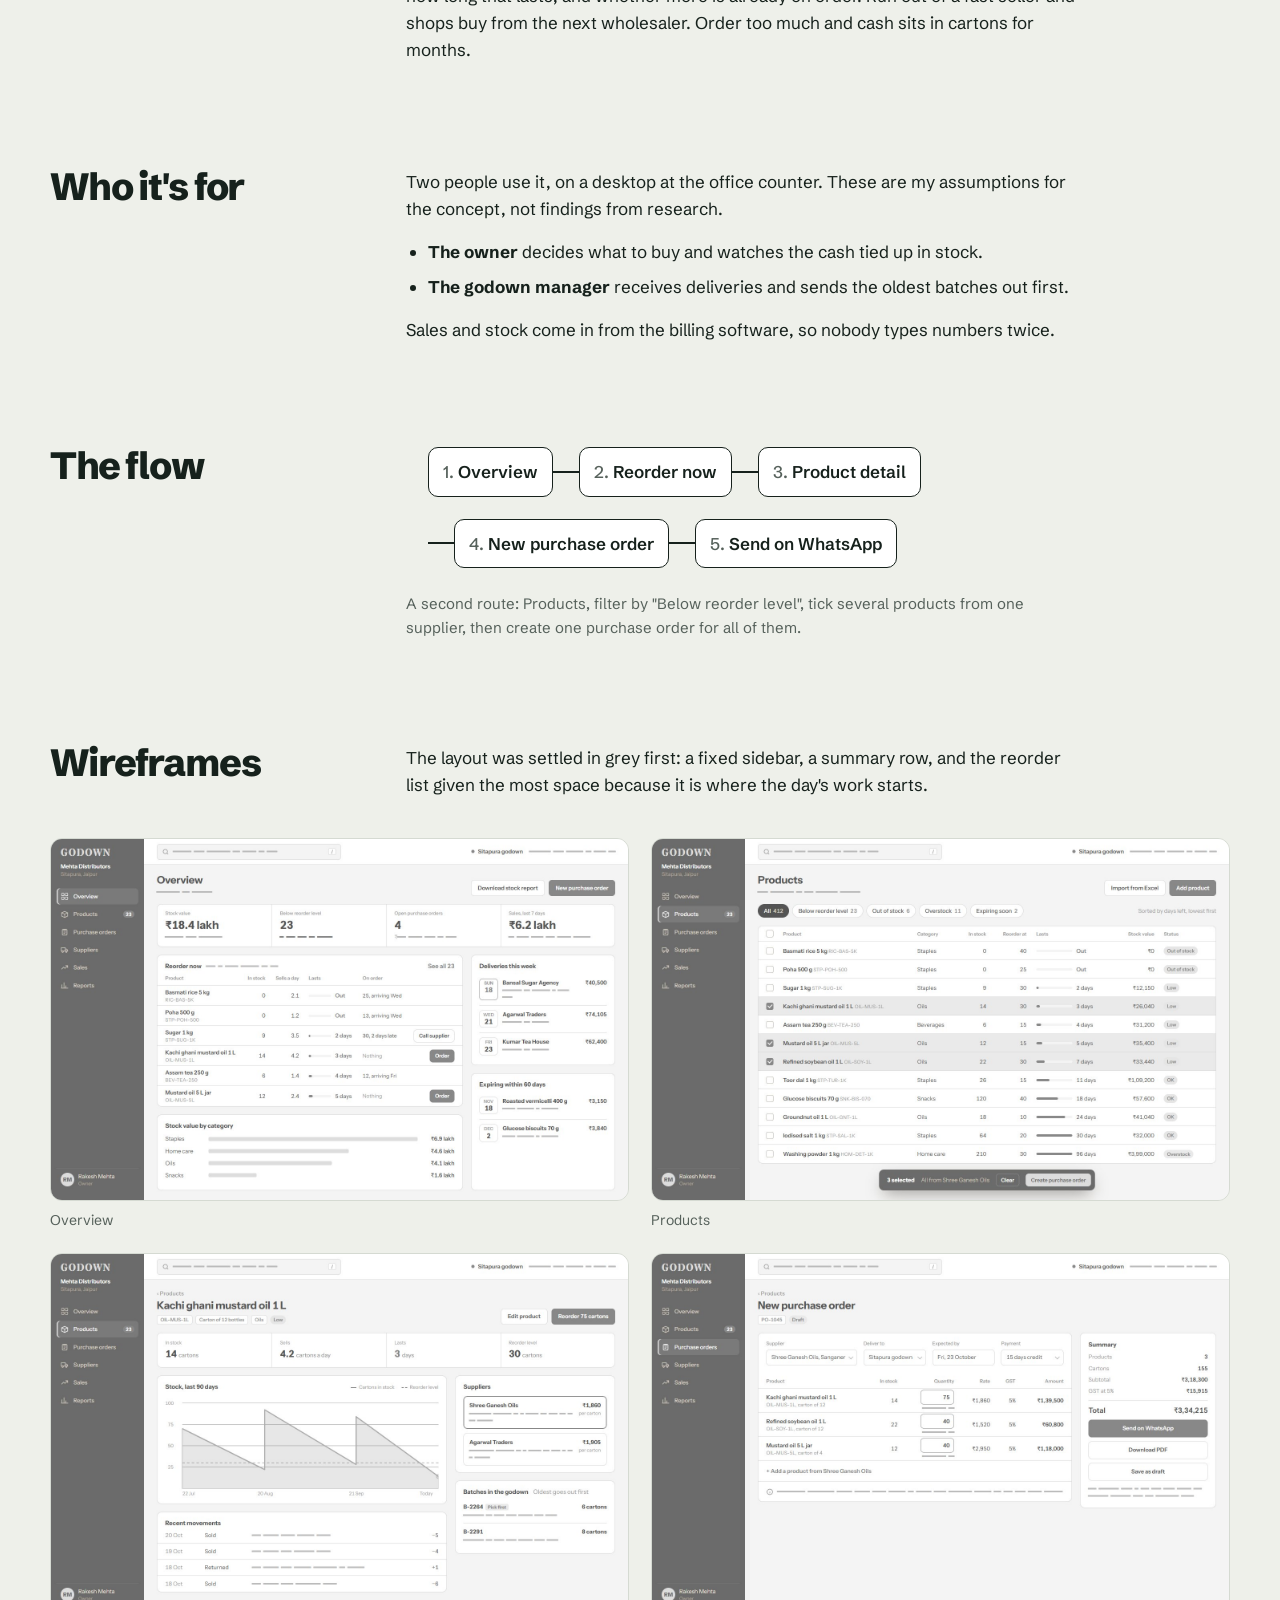
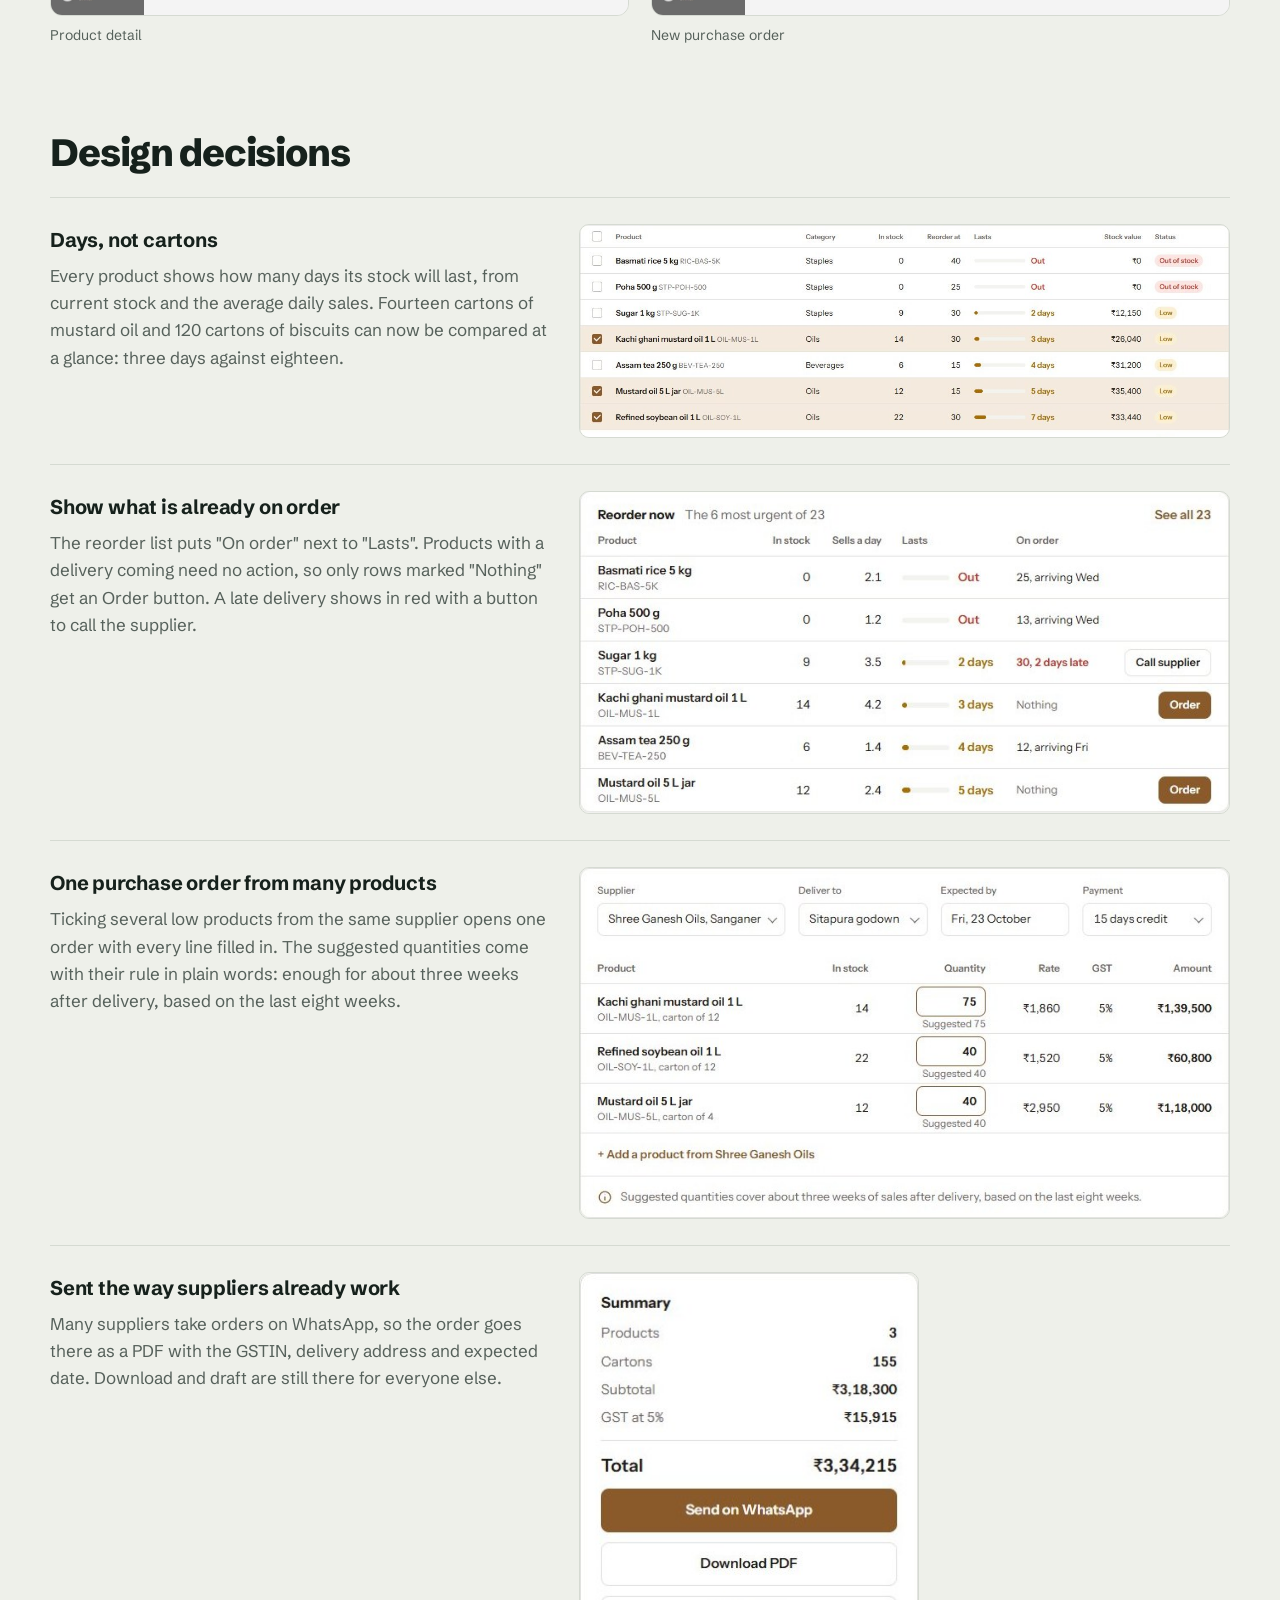
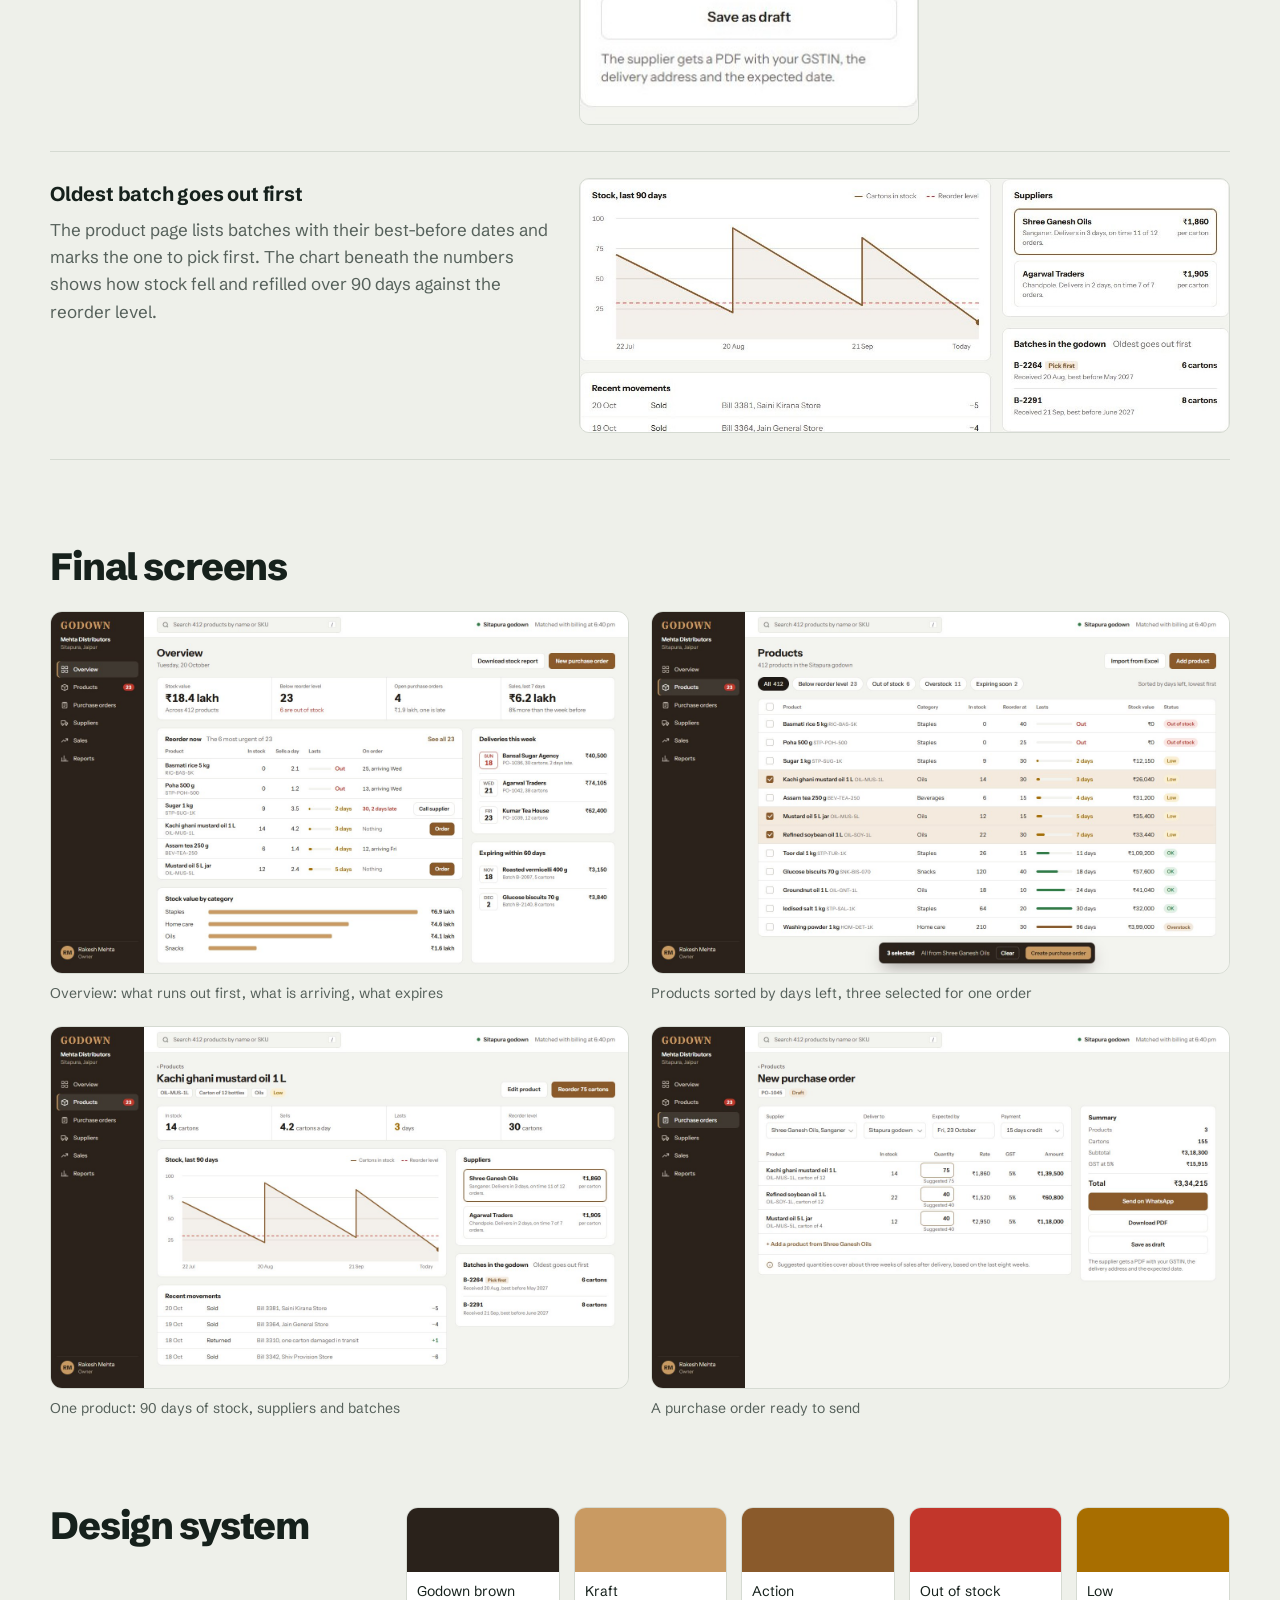
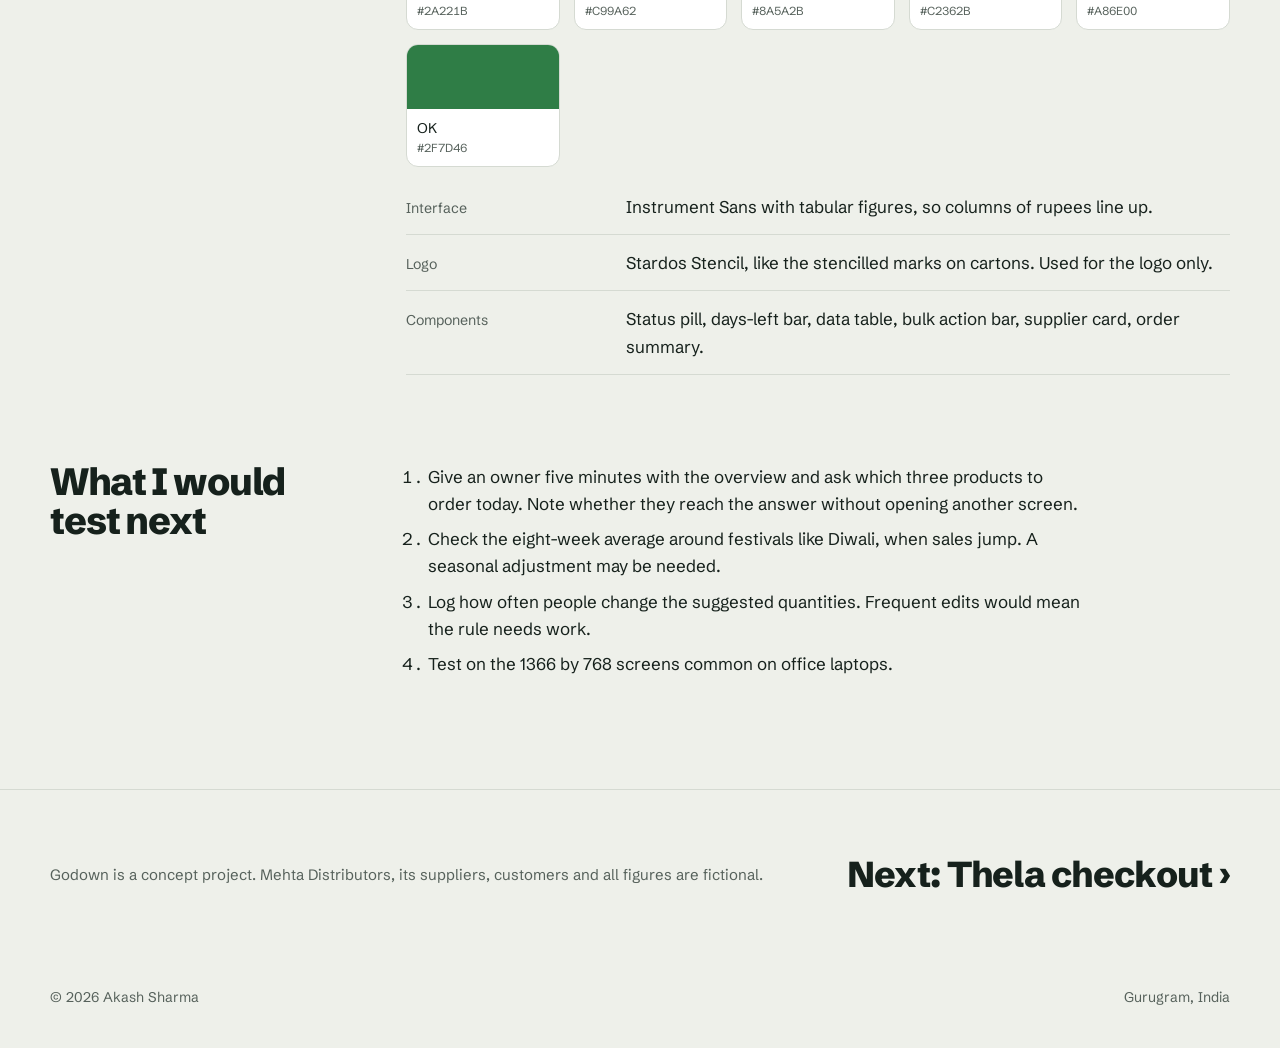
<file: work/godown.html>
<!doctype html>
<html lang="en">
<head>
<meta charset="utf-8">
<meta name="viewport" content="width=device-width, initial-scale=1">
<title>Godown, a stock control dashboard | Akash Sharma</title>
<meta name="description" content="Case study: Godown, a concept stock control web app for a wholesale distributor. User flow, wireframes, visual design and a clickable prototype by Akash Sharma.">
<link rel="preconnect" href="https://fonts.googleapis.com">
<link rel="preconnect" href="https://fonts.gstatic.com" crossorigin>
<link href="https://fonts.googleapis.com/css2?family=Schibsted+Grotesk:wght@400;500;600;700;800&display=swap" rel="stylesheet">
<link rel="stylesheet" href="../css/site.css">
<link rel="stylesheet" href="../css/case.css">
</head>
<body>

<header class="top">
  <div class="wrap">
    <a class="name" href="../index.html">Akash Sharma</a>
    <nav aria-label="Main">
      <a href="../index.html#work">Work</a>
      <a href="../index.html#services">Services</a>
      <a href="../index.html#about">About</a>
      <a href="../index.html#contact">Contact</a>
    </nav>
    <a class="btn btn-main" href="../index.html#contact">Start a project</a>
  </div>
</header>

<main class="case">
  <section class="case-hero">
    <div class="wrap">
      <a class="crumbs" href="../index.html#work">‹ All work</a>
      <h1>Godown</h1>
      <p class="lede">Stock control for a wholesale distributor, built around the question the owner asks every morning: what runs out first?</p>
      <dl class="meta">
        <div><dt>Project</dt><dd>Concept web app</dd></div>
        <div><dt>Platform</dt><dd>Desktop browser</dd></div>
        <div><dt>My part</dt><dd>Flow, wireframes, visual design, prototype</dd></div>
        <div><dt>Screens</dt><dd>4</dd></div>
      </dl>
      <div class="cta">
        <a class="btn btn-main" href="../demos/godown/" target="_blank" rel="noopener">Open the prototype</a>
      </div>
    </div>
  </section>

  <div class="wrap">
    <div class="window"><div class="bar"><i></i><i></i><i></i><span>Godown, overview</span></div><img src="../img/godown/s0.jpg" alt="Godown overview with stock value, a reorder list and deliveries this week" width="1440" height="900"></div>
  </div>

  <section class="block">
    <div class="wrap">
      <h2>The problem</h2>
      <div class="text">
        <p>The client in this concept is Mehta Distributors, a grocery wholesaler in Jaipur with one godown and about 400 products. Stock lives in the billing software and an Excel sheet.</p>
        <p>Billing software reports how many cartons are left. The owner still has to work out how long that lasts, and whether more is already on order. Run out of a fast seller and shops buy from the next wholesaler. Order too much and cash sits in cartons for months.</p>
      </div>
    </div>
  </section>

  <section class="block">
    <div class="wrap">
      <h2>Who it's for</h2>
      <div class="text">
        <p>Two people use it, on a desktop at the office counter. These are my assumptions for the concept, not findings from research.</p>
        <ul>
          <li><b>The owner</b> decides what to buy and watches the cash tied up in stock.</li>
          <li><b>The godown manager</b> receives deliveries and sends the oldest batches out first.</li>
        </ul>
        <p>Sales and stock come in from the billing software, so nobody types numbers twice.</p>
      </div>
    </div>
  </section>

  <section class="block">
    <div class="wrap">
      <h2>The flow</h2>
      <div class="text">
        <ol class="flow">
          <li><span>Overview</span></li>
          <li><span>Reorder now</span></li>
          <li><span>Product detail</span></li>
          <li><span>New purchase order</span></li>
          <li><span>Send on WhatsApp</span></li>
        </ol>
        <p class="note" style="margin-top:16px">A second route: Products, filter by "Below reorder level", tick several products from one supplier, then create one purchase order for all of them.</p>
      </div>
    </div>
  </section>

  <section class="block">
    <div class="wrap">
      <h2>Wireframes</h2>
      <div class="text">
        <p>The layout was settled in grey first: a fixed sidebar, a summary row, and the reorder list given the most space because it is where the day's work starts.</p>
      </div>
      <div class="gallery wide full">
        <figure><img src="../img/godown/w0.jpg" alt="Wireframe of the overview" loading="lazy" width="1440" height="900"><figcaption>Overview</figcaption></figure>
        <figure><img src="../img/godown/w1.jpg" alt="Wireframe of the products list" loading="lazy" width="1440" height="900"><figcaption>Products</figcaption></figure>
        <figure><img src="../img/godown/w2.jpg" alt="Wireframe of the product detail page" loading="lazy" width="1440" height="900"><figcaption>Product detail</figcaption></figure>
        <figure><img src="../img/godown/w3.jpg" alt="Wireframe of the purchase order form" loading="lazy" width="1440" height="900"><figcaption>New purchase order</figcaption></figure>
      </div>
    </div>
  </section>

  <section class="block">
    <div class="wrap">
      <h2>Design decisions</h2>
      <ol class="decisions full">
        <li class="wide">
          <div><h3>Days, not cartons</h3><p>Every product shows how many days its stock will last, from current stock and the average daily sales. Fourteen cartons of mustard oil and 120 cartons of biscuits can now be compared at a glance: three days against eighteen.</p></div>
          <div class="crop"><img src="../img/godown/d-days.jpg" alt="Products table with a Lasts column showing days" loading="lazy" width="1144" height="374"></div>
        </li>
        <li class="wide">
          <div><h3>Show what is already on order</h3><p>The reorder list puts "On order" next to "Lasts". Products with a delivery coming need no action, so only rows marked "Nothing" get an Order button. A late delivery shows in red with a button to call the supplier.</p></div>
          <div class="crop"><img src="../img/godown/d-onorder.jpg" alt="Reorder list with an On order column" loading="lazy" width="764" height="378"></div>
        </li>
        <li class="wide">
          <div><h3>One purchase order from many products</h3><p>Ticking several low products from the same supplier opens one order with every line filled in. The suggested quantities come with their rule in plain words: enough for about three weeks after delivery, based on the last eight weeks.</p></div>
          <div class="crop"><img src="../img/godown/d-po.jpg" alt="Purchase order with suggested quantities and GST" loading="lazy" width="784" height="422"></div>
        </li>
        <li class="wide">
          <div><h3>Sent the way suppliers already work</h3><p>Many suppliers take orders on WhatsApp, so the order goes there as a PDF with the GSTIN, delivery address and expected date. Download and draft are still there for everyone else.</p></div>
          <div class="crop" style="max-width:340px"><img src="../img/godown/d-send.jpg" alt="Order summary with Send on WhatsApp" loading="lazy" width="340" height="454"></div>
        </li>
        <li class="wide">
          <div><h3>Oldest batch goes out first</h3><p>The product page lists batches with their best-before dates and marks the one to pick first. The chart beneath the numbers shows how stock fell and refilled over 90 days against the reorder level.</p></div>
          <div class="crop"><img src="../img/godown/d-batch.jpg" alt="Product page with a stock chart and batches" loading="lazy" width="1144" height="446"></div>
        </li>
      </ol>
    </div>
  </section>

  <section class="block">
    <div class="wrap">
      <h2>Final screens</h2>
      <div class="gallery wide full">
        <figure><img src="../img/godown/s0.jpg" alt="Overview" loading="lazy" width="1440" height="900"><figcaption>Overview: what runs out first, what is arriving, what expires</figcaption></figure>
        <figure><img src="../img/godown/s1.jpg" alt="Products" loading="lazy" width="1440" height="900"><figcaption>Products sorted by days left, three selected for one order</figcaption></figure>
        <figure><img src="../img/godown/s2.jpg" alt="Product detail" loading="lazy" width="1440" height="900"><figcaption>One product: 90 days of stock, suppliers and batches</figcaption></figure>
        <figure><img src="../img/godown/s3.jpg" alt="New purchase order" loading="lazy" width="1440" height="900"><figcaption>A purchase order ready to send</figcaption></figure>
      </div>
    </div>
  </section>

  <section class="block">
    <div class="wrap">
      <h2>Design system</h2>
      <div class="text" style="max-width:none">
        <div class="swatches">
          <div><i style="--c:#2A221B"></i><span>Godown brown<small>#2A221B</small></span></div>
          <div><i style="--c:#C99A62"></i><span>Kraft<small>#C99A62</small></span></div>
          <div><i style="--c:#8A5A2B"></i><span>Action<small>#8A5A2B</small></span></div>
          <div><i style="--c:#C2362B"></i><span>Out of stock<small>#C2362B</small></span></div>
          <div><i style="--c:#A86E00"></i><span>Low<small>#A86E00</small></span></div>
          <div><i style="--c:#2F7D46"></i><span>OK<small>#2F7D46</small></span></div>
        </div>
        <div class="typespec">
          <div><small>Interface</small><span>Instrument Sans with tabular figures, so columns of rupees line up.</span></div>
          <div><small>Logo</small><span>Stardos Stencil, like the stencilled marks on cartons. Used for the logo only.</span></div>
          <div><small>Components</small><span>Status pill, days-left bar, data table, bulk action bar, supplier card, order summary.</span></div>
        </div>
      </div>
    </div>
  </section>

  <section class="block">
    <div class="wrap">
      <h2>What I would test next</h2>
      <div class="text">
        <ol>
          <li>Give an owner five minutes with the overview and ask which three products to order today. Note whether they reach the answer without opening another screen.</li>
          <li>Check the eight-week average around festivals like Diwali, when sales jump. A seasonal adjustment may be needed.</li>
          <li>Log how often people change the suggested quantities. Frequent edits would mean the rule needs work.</li>
          <li>Test on the 1366 by 768 screens common on office laptops.</li>
        </ol>
      </div>
    </div>
  </section>

  <div class="next-case">
    <div class="wrap">
      <p class="disclaimer">Godown is a concept project. Mehta Distributors, its suppliers, customers and all figures are fictional.</p>
      <a href="thela.html">Next: Thela checkout ›</a>
    </div>
  </div>
</main>

<footer>
  <div class="wrap">
    <span>© 2026 Akash Sharma</span>
    <span>Gurugram, India</span>
  </div>
</footer>
</body>
</html>
</file>
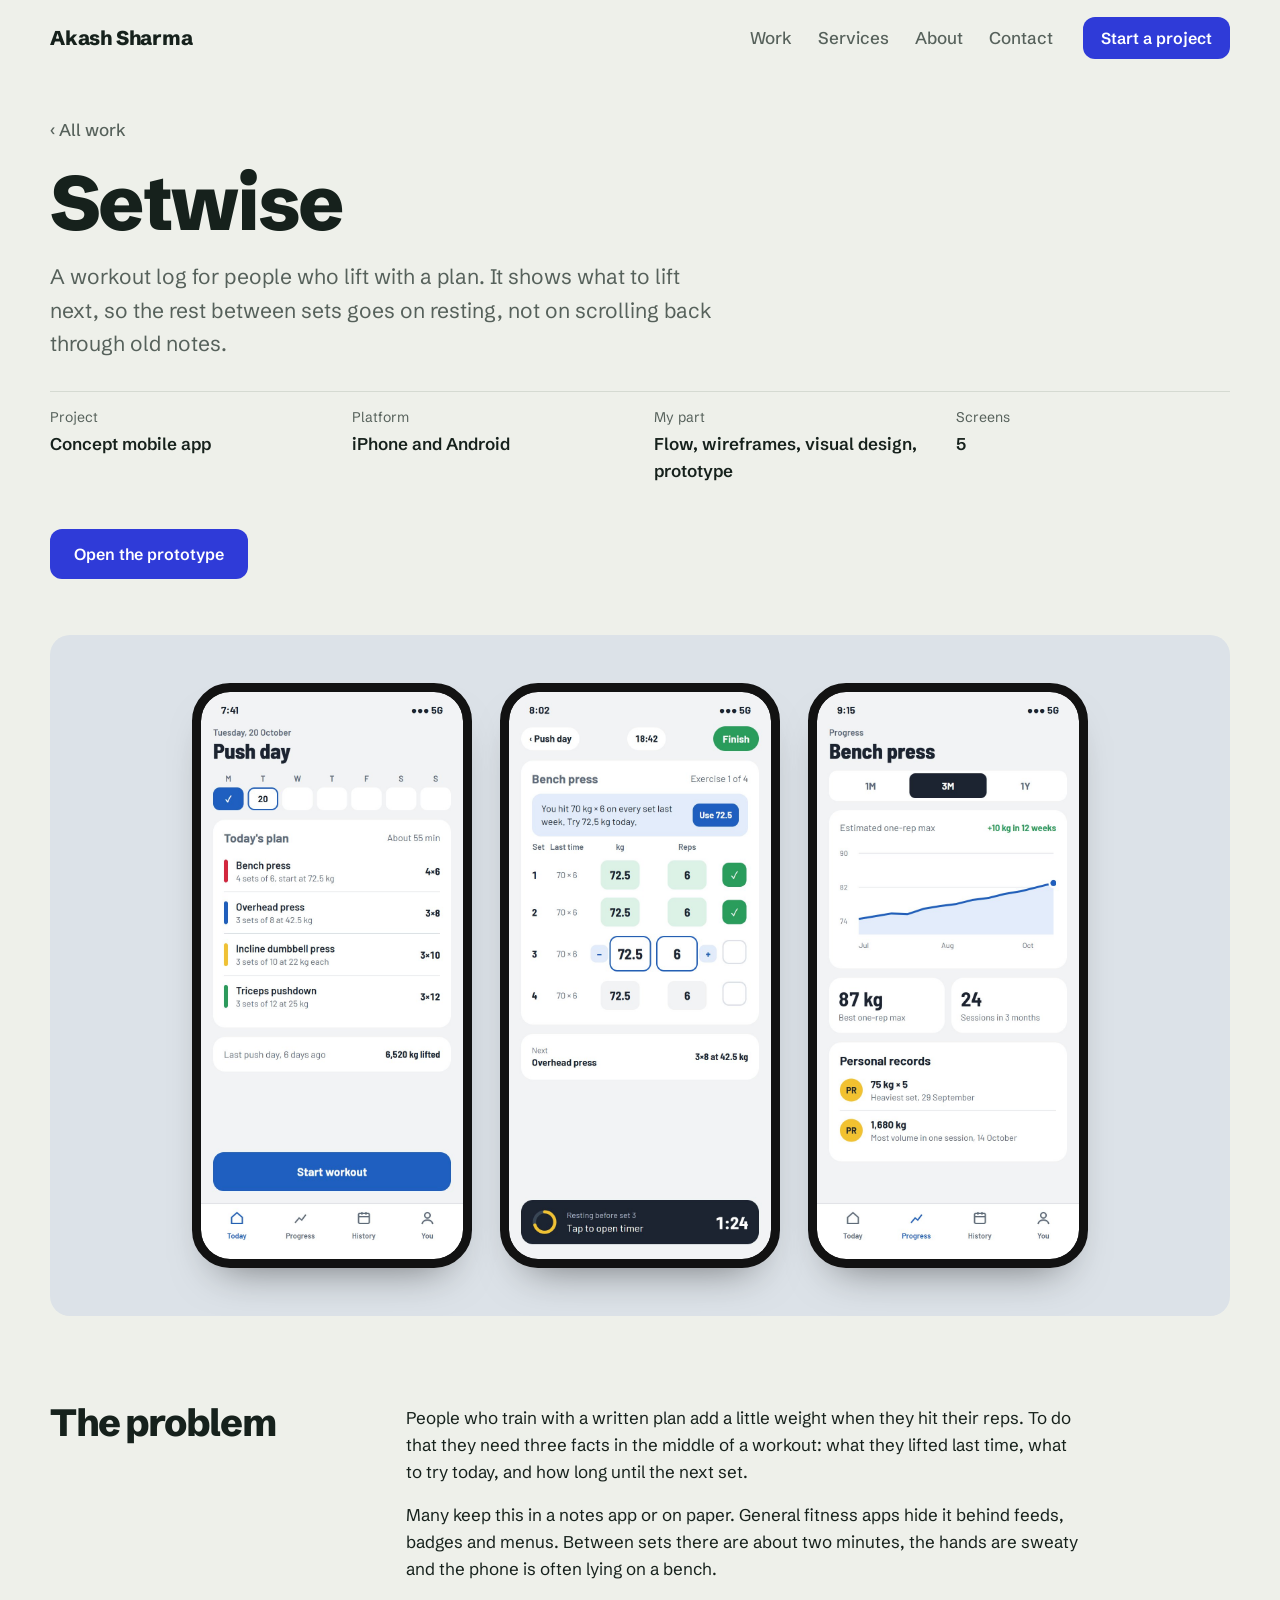
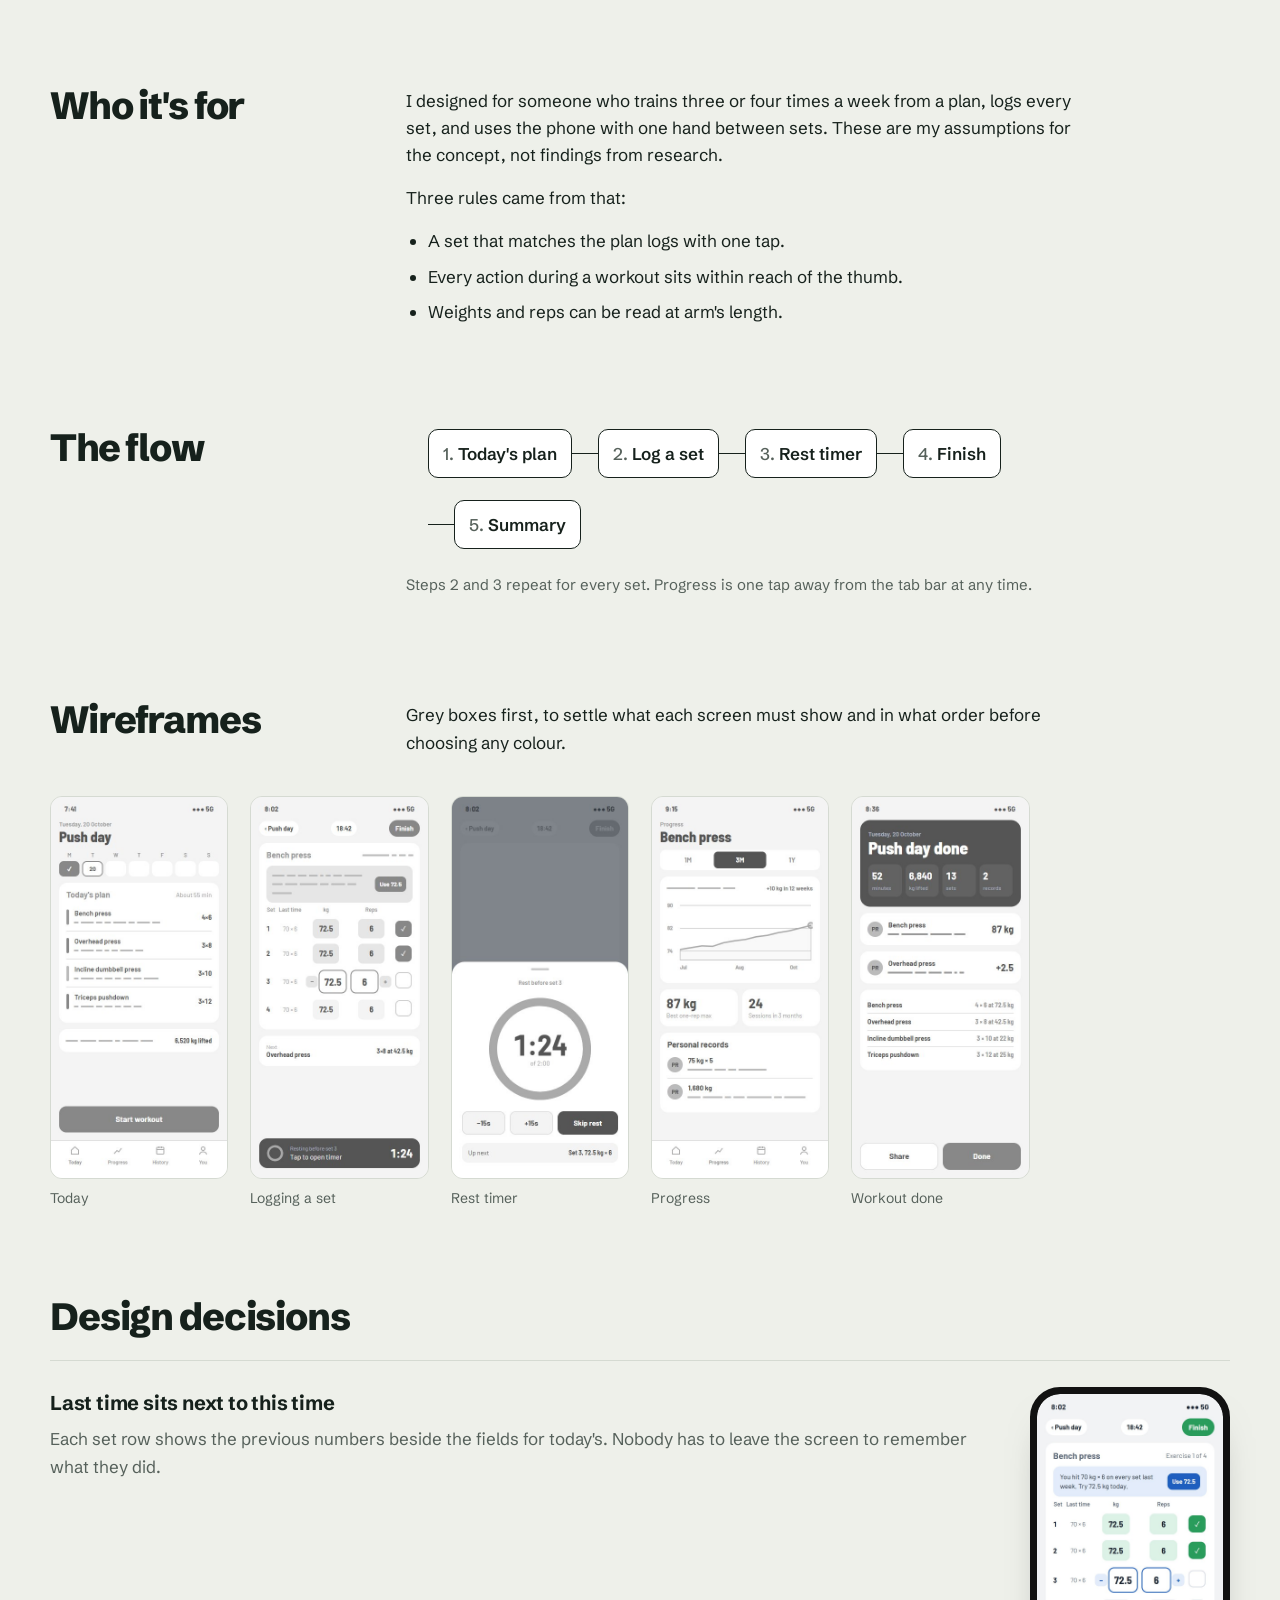
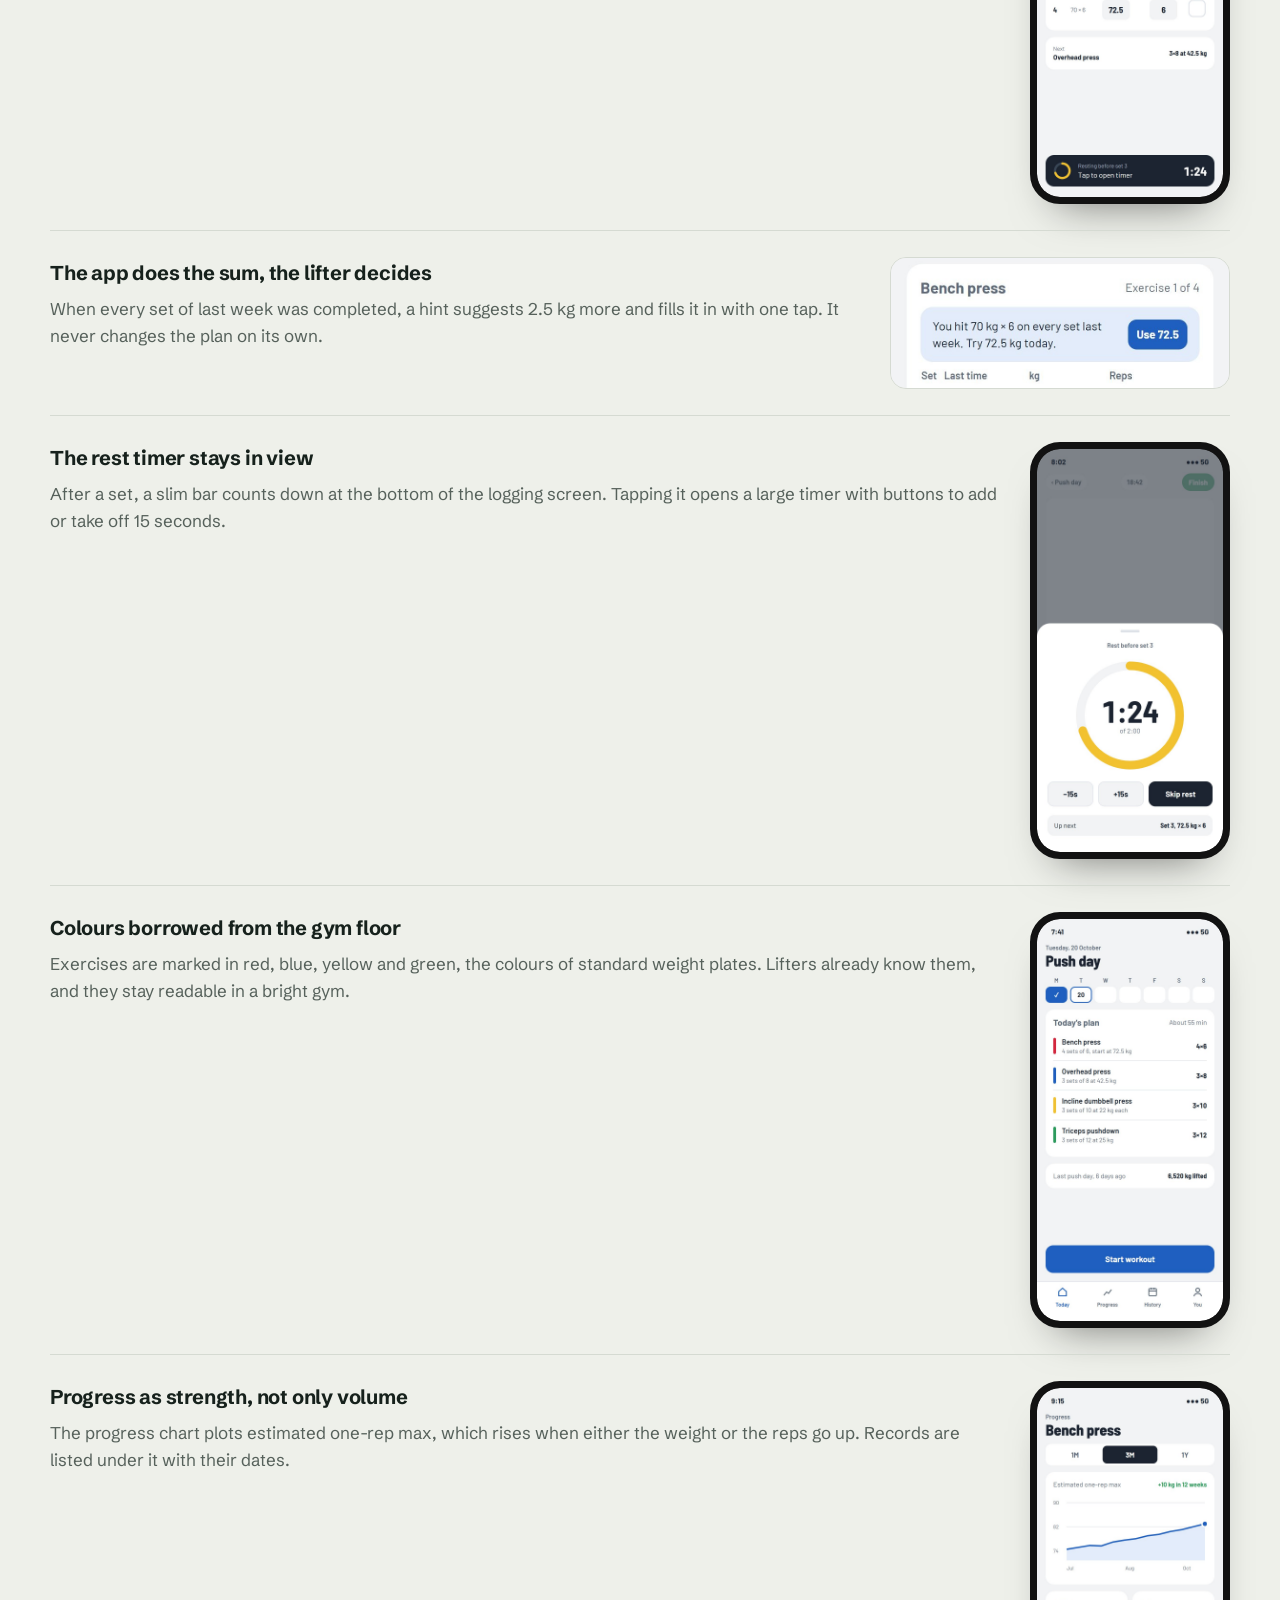
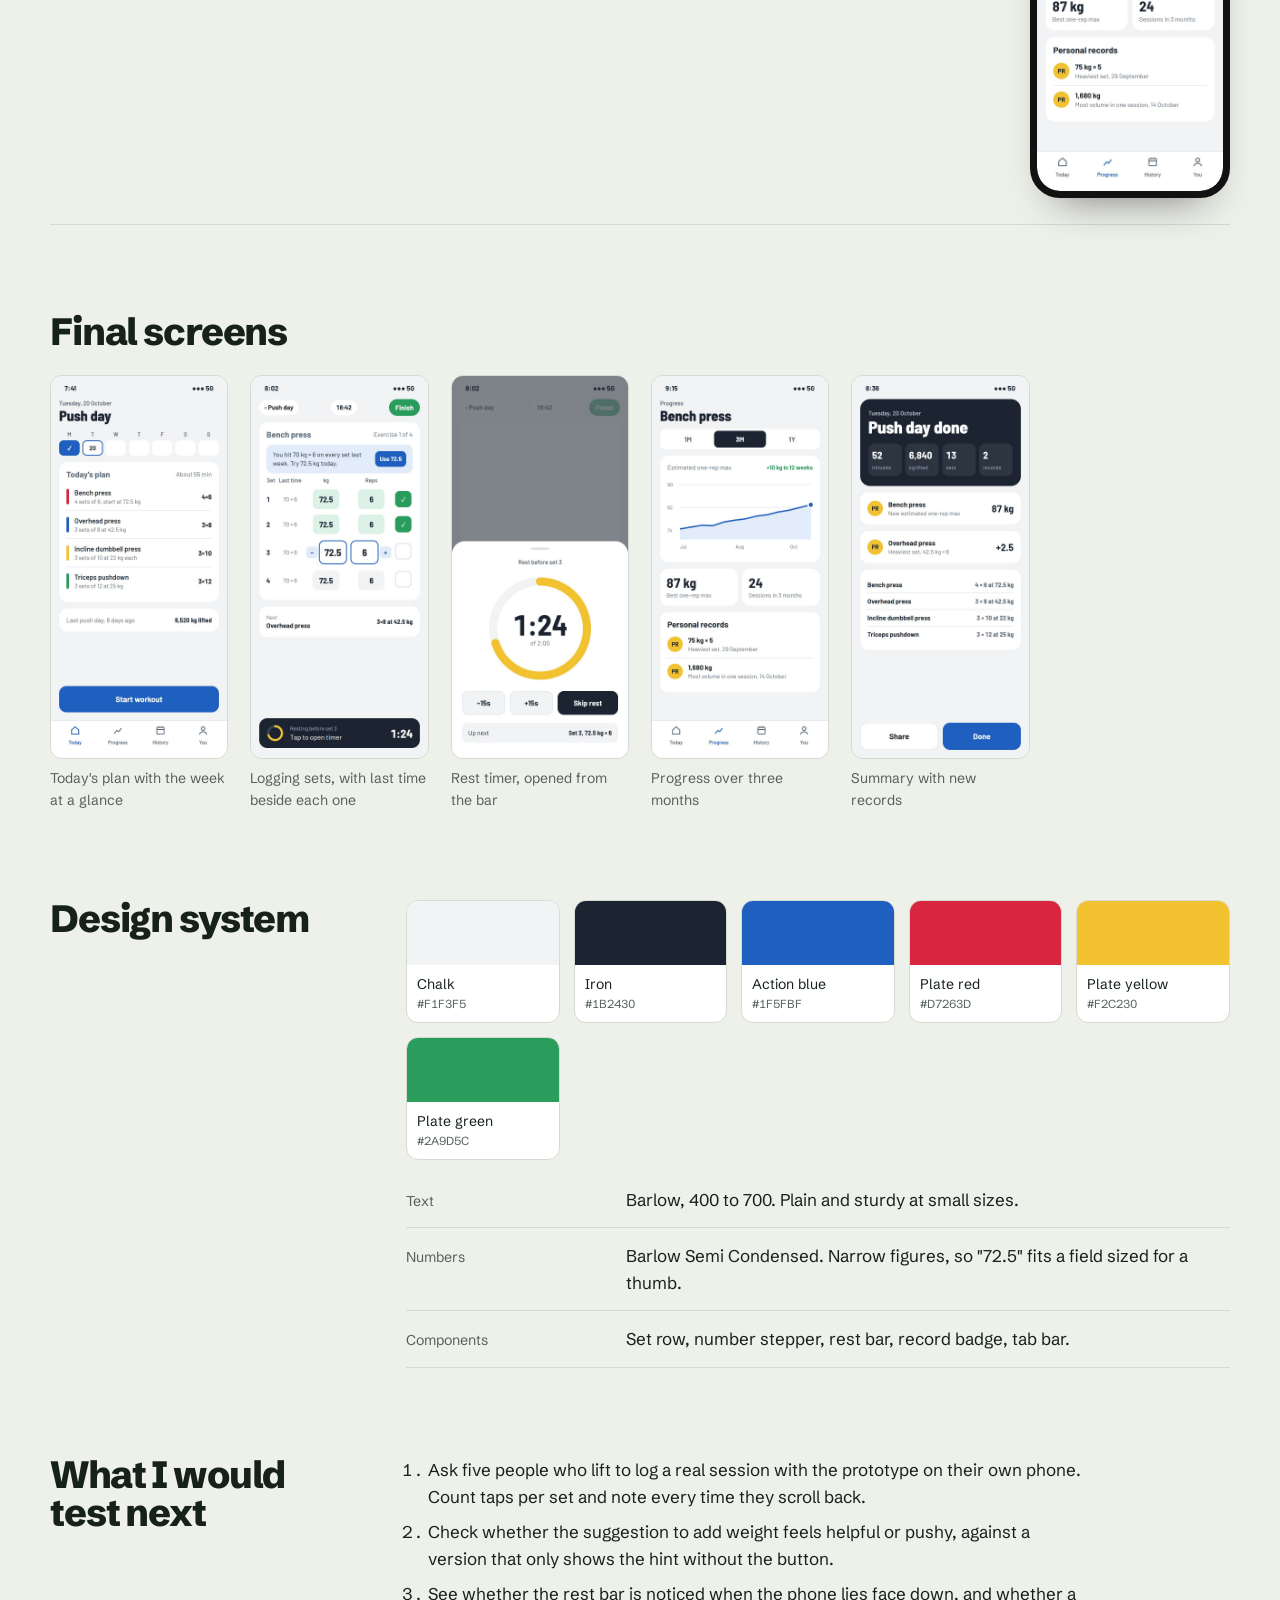
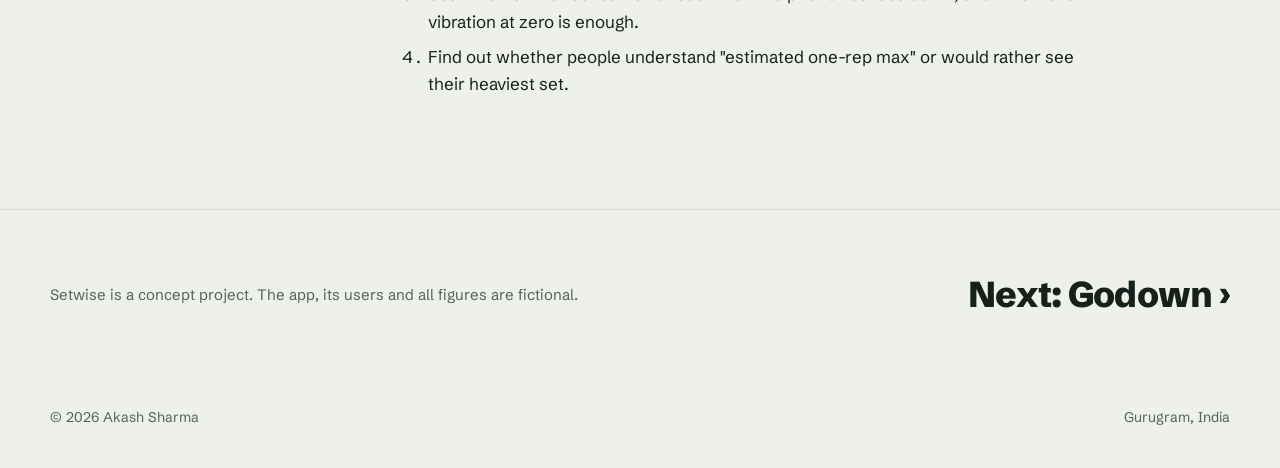
<file: work/setwise.html>
<!doctype html>
<html lang="en">
<head>
<meta charset="utf-8">
<meta name="viewport" content="width=device-width, initial-scale=1">
<title>Setwise, a workout log app | Akash Sharma</title>
<meta name="description" content="Case study: Setwise, a concept strength-training app. User flow, wireframes, visual design and a clickable prototype by Akash Sharma.">
<link rel="preconnect" href="https://fonts.googleapis.com">
<link rel="preconnect" href="https://fonts.gstatic.com" crossorigin>
<link href="https://fonts.googleapis.com/css2?family=Schibsted+Grotesk:wght@400;500;600;700;800&display=swap" rel="stylesheet">
<link rel="stylesheet" href="../css/site.css">
<link rel="stylesheet" href="../css/case.css">
</head>
<body>

<header class="top">
  <div class="wrap">
    <a class="name" href="../index.html">Akash Sharma</a>
    <nav aria-label="Main">
      <a href="../index.html#work">Work</a>
      <a href="../index.html#services">Services</a>
      <a href="../index.html#about">About</a>
      <a href="../index.html#contact">Contact</a>
    </nav>
    <a class="btn btn-main" href="../index.html#contact">Start a project</a>
  </div>
</header>

<main class="case">
  <section class="case-hero">
    <div class="wrap">
      <a class="crumbs" href="../index.html#work">‹ All work</a>
      <h1>Setwise</h1>
      <p class="lede">A workout log for people who lift with a plan. It shows what to lift next, so the rest between sets goes on resting, not on scrolling back through old notes.</p>
      <dl class="meta">
        <div><dt>Project</dt><dd>Concept mobile app</dd></div>
        <div><dt>Platform</dt><dd>iPhone and Android</dd></div>
        <div><dt>My part</dt><dd>Flow, wireframes, visual design, prototype</dd></div>
        <div><dt>Screens</dt><dd>5</dd></div>
      </dl>
      <div class="cta">
        <a class="btn btn-main" href="../demos/setwise/" target="_blank" rel="noopener">Open the prototype</a>
      </div>
    </div>
  </section>

  <div class="wrap">
    <div class="phones big" style="--tint:#DCE2E8">
      <div class="phone"><img src="../img/setwise/s0.jpg" alt="Today screen with the push day plan" width="780" height="1688"></div>
      <div class="phone"><img src="../img/setwise/s1.jpg" alt="Logging screen for bench press sets" width="780" height="1688"></div>
      <div class="phone"><img src="../img/setwise/s3.jpg" alt="Progress screen with a bench press chart" width="780" height="1688"></div>
    </div>
  </div>

  <section class="block">
    <div class="wrap">
      <h2>The problem</h2>
      <div class="text">
        <p>People who train with a written plan add a little weight when they hit their reps. To do that they need three facts in the middle of a workout: what they lifted last time, what to try today, and how long until the next set.</p>
        <p>Many keep this in a notes app or on paper. General fitness apps hide it behind feeds, badges and menus. Between sets there are about two minutes, the hands are sweaty and the phone is often lying on a bench.</p>
      </div>
    </div>
  </section>

  <section class="block">
    <div class="wrap">
      <h2>Who it's for</h2>
      <div class="text">
        <p>I designed for someone who trains three or four times a week from a plan, logs every set, and uses the phone with one hand between sets. These are my assumptions for the concept, not findings from research.</p>
        <p>Three rules came from that:</p>
        <ul>
          <li>A set that matches the plan logs with one tap.</li>
          <li>Every action during a workout sits within reach of the thumb.</li>
          <li>Weights and reps can be read at arm's length.</li>
        </ul>
      </div>
    </div>
  </section>

  <section class="block">
    <div class="wrap">
      <h2>The flow</h2>
      <div class="text">
        <ol class="flow">
          <li><span>Today's plan</span></li>
          <li><span>Log a set</span></li>
          <li><span>Rest timer</span></li>
          <li><span>Finish</span></li>
          <li><span>Summary</span></li>
        </ol>
        <p class="note" style="margin-top:16px">Steps 2 and 3 repeat for every set. Progress is one tap away from the tab bar at any time.</p>
      </div>
    </div>
  </section>

  <section class="block">
    <div class="wrap">
      <h2>Wireframes</h2>
      <div class="text">
        <p>Grey boxes first, to settle what each screen must show and in what order before choosing any colour.</p>
      </div>
      <div class="gallery full">
        <figure><img src="../img/setwise/w0.jpg" alt="Wireframe of the Today screen" loading="lazy" width="390" height="844"><figcaption>Today</figcaption></figure>
        <figure><img src="../img/setwise/w1.jpg" alt="Wireframe of the logging screen" loading="lazy" width="390" height="844"><figcaption>Logging a set</figcaption></figure>
        <figure><img src="../img/setwise/w2.jpg" alt="Wireframe of the rest timer" loading="lazy" width="390" height="844"><figcaption>Rest timer</figcaption></figure>
        <figure><img src="../img/setwise/w3.jpg" alt="Wireframe of the progress screen" loading="lazy" width="390" height="844"><figcaption>Progress</figcaption></figure>
        <figure><img src="../img/setwise/w4.jpg" alt="Wireframe of the workout summary" loading="lazy" width="390" height="844"><figcaption>Workout done</figcaption></figure>
      </div>
    </div>
  </section>

  <section class="block">
    <div class="wrap">
      <h2>Design decisions</h2>
      <ol class="decisions full">
        <li>
          <div><h3>Last time sits next to this time</h3><p>Each set row shows the previous numbers beside the fields for today's. Nobody has to leave the screen to remember what they did.</p></div>
          <div class="phone"><img src="../img/setwise/s1.jpg" alt="Set rows with a Last time column" loading="lazy" width="780" height="1688"></div>
        </li>
        <li class="mid">
          <div><h3>The app does the sum, the lifter decides</h3><p>When every set of last week was completed, a hint suggests 2.5 kg more and fills it in with one tap. It never changes the plan on its own.</p></div>
          <div class="crop"><img src="../img/setwise/d-hint.jpg" alt="Hint suggesting 72.5 kg, with a Use 72.5 button" loading="lazy" width="780" height="300"></div>
        </li>
        <li>
          <div><h3>The rest timer stays in view</h3><p>After a set, a slim bar counts down at the bottom of the logging screen. Tapping it opens a large timer with buttons to add or take off 15 seconds.</p></div>
          <div class="phone"><img src="../img/setwise/s2.jpg" alt="Rest timer at 1:24 of 2:00" loading="lazy" width="780" height="1688"></div>
        </li>
        <li>
          <div><h3>Colours borrowed from the gym floor</h3><p>Exercises are marked in red, blue, yellow and green, the colours of standard weight plates. Lifters already know them, and they stay readable in a bright gym.</p></div>
          <div class="phone"><img src="../img/setwise/s0.jpg" alt="Plan list with coloured markers" loading="lazy" width="780" height="1688"></div>
        </li>
        <li>
          <div><h3>Progress as strength, not only volume</h3><p>The progress chart plots estimated one-rep max, which rises when either the weight or the reps go up. Records are listed under it with their dates.</p></div>
          <div class="phone"><img src="../img/setwise/s3.jpg" alt="Estimated one-rep max chart" loading="lazy" width="780" height="1688"></div>
        </li>
      </ol>
    </div>
  </section>

  <section class="block">
    <div class="wrap">
      <h2>Final screens</h2>
      <div class="gallery full">
        <figure><img src="../img/setwise/s0.jpg" alt="Today screen" loading="lazy" width="780" height="1688"><figcaption>Today's plan with the week at a glance</figcaption></figure>
        <figure><img src="../img/setwise/s1.jpg" alt="Logging screen" loading="lazy" width="780" height="1688"><figcaption>Logging sets, with last time beside each one</figcaption></figure>
        <figure><img src="../img/setwise/s2.jpg" alt="Rest timer" loading="lazy" width="780" height="1688"><figcaption>Rest timer, opened from the bar</figcaption></figure>
        <figure><img src="../img/setwise/s3.jpg" alt="Progress screen" loading="lazy" width="780" height="1688"><figcaption>Progress over three months</figcaption></figure>
        <figure><img src="../img/setwise/s4.jpg" alt="Workout summary" loading="lazy" width="780" height="1688"><figcaption>Summary with new records</figcaption></figure>
      </div>
    </div>
  </section>

  <section class="block">
    <div class="wrap">
      <h2>Design system</h2>
      <div class="text" style="max-width:none">
        <div class="swatches">
          <div><i style="--c:#F1F3F5"></i><span>Chalk<small>#F1F3F5</small></span></div>
          <div><i style="--c:#1B2430"></i><span>Iron<small>#1B2430</small></span></div>
          <div><i style="--c:#1F5FBF"></i><span>Action blue<small>#1F5FBF</small></span></div>
          <div><i style="--c:#D7263D"></i><span>Plate red<small>#D7263D</small></span></div>
          <div><i style="--c:#F2C230"></i><span>Plate yellow<small>#F2C230</small></span></div>
          <div><i style="--c:#2A9D5C"></i><span>Plate green<small>#2A9D5C</small></span></div>
        </div>
        <div class="typespec">
          <div><small>Text</small><span>Barlow, 400 to 700. Plain and sturdy at small sizes.</span></div>
          <div><small>Numbers</small><span>Barlow Semi Condensed. Narrow figures, so "72.5" fits a field sized for a thumb.</span></div>
          <div><small>Components</small><span>Set row, number stepper, rest bar, record badge, tab bar.</span></div>
        </div>
      </div>
    </div>
  </section>

  <section class="block">
    <div class="wrap">
      <h2>What I would test next</h2>
      <div class="text">
        <ol>
          <li>Ask five people who lift to log a real session with the prototype on their own phone. Count taps per set and note every time they scroll back.</li>
          <li>Check whether the suggestion to add weight feels helpful or pushy, against a version that only shows the hint without the button.</li>
          <li>See whether the rest bar is noticed when the phone lies face down, and whether a vibration at zero is enough.</li>
          <li>Find out whether people understand "estimated one-rep max" or would rather see their heaviest set.</li>
        </ol>
      </div>
    </div>
  </section>

  <div class="next-case">
    <div class="wrap">
      <p class="disclaimer">Setwise is a concept project. The app, its users and all figures are fictional.</p>
      <a href="godown.html">Next: Godown ›</a>
    </div>
  </div>
</main>

<footer>
  <div class="wrap">
    <span>© 2026 Akash Sharma</span>
    <span>Gurugram, India</span>
  </div>
</footer>
</body>
</html>
</file>
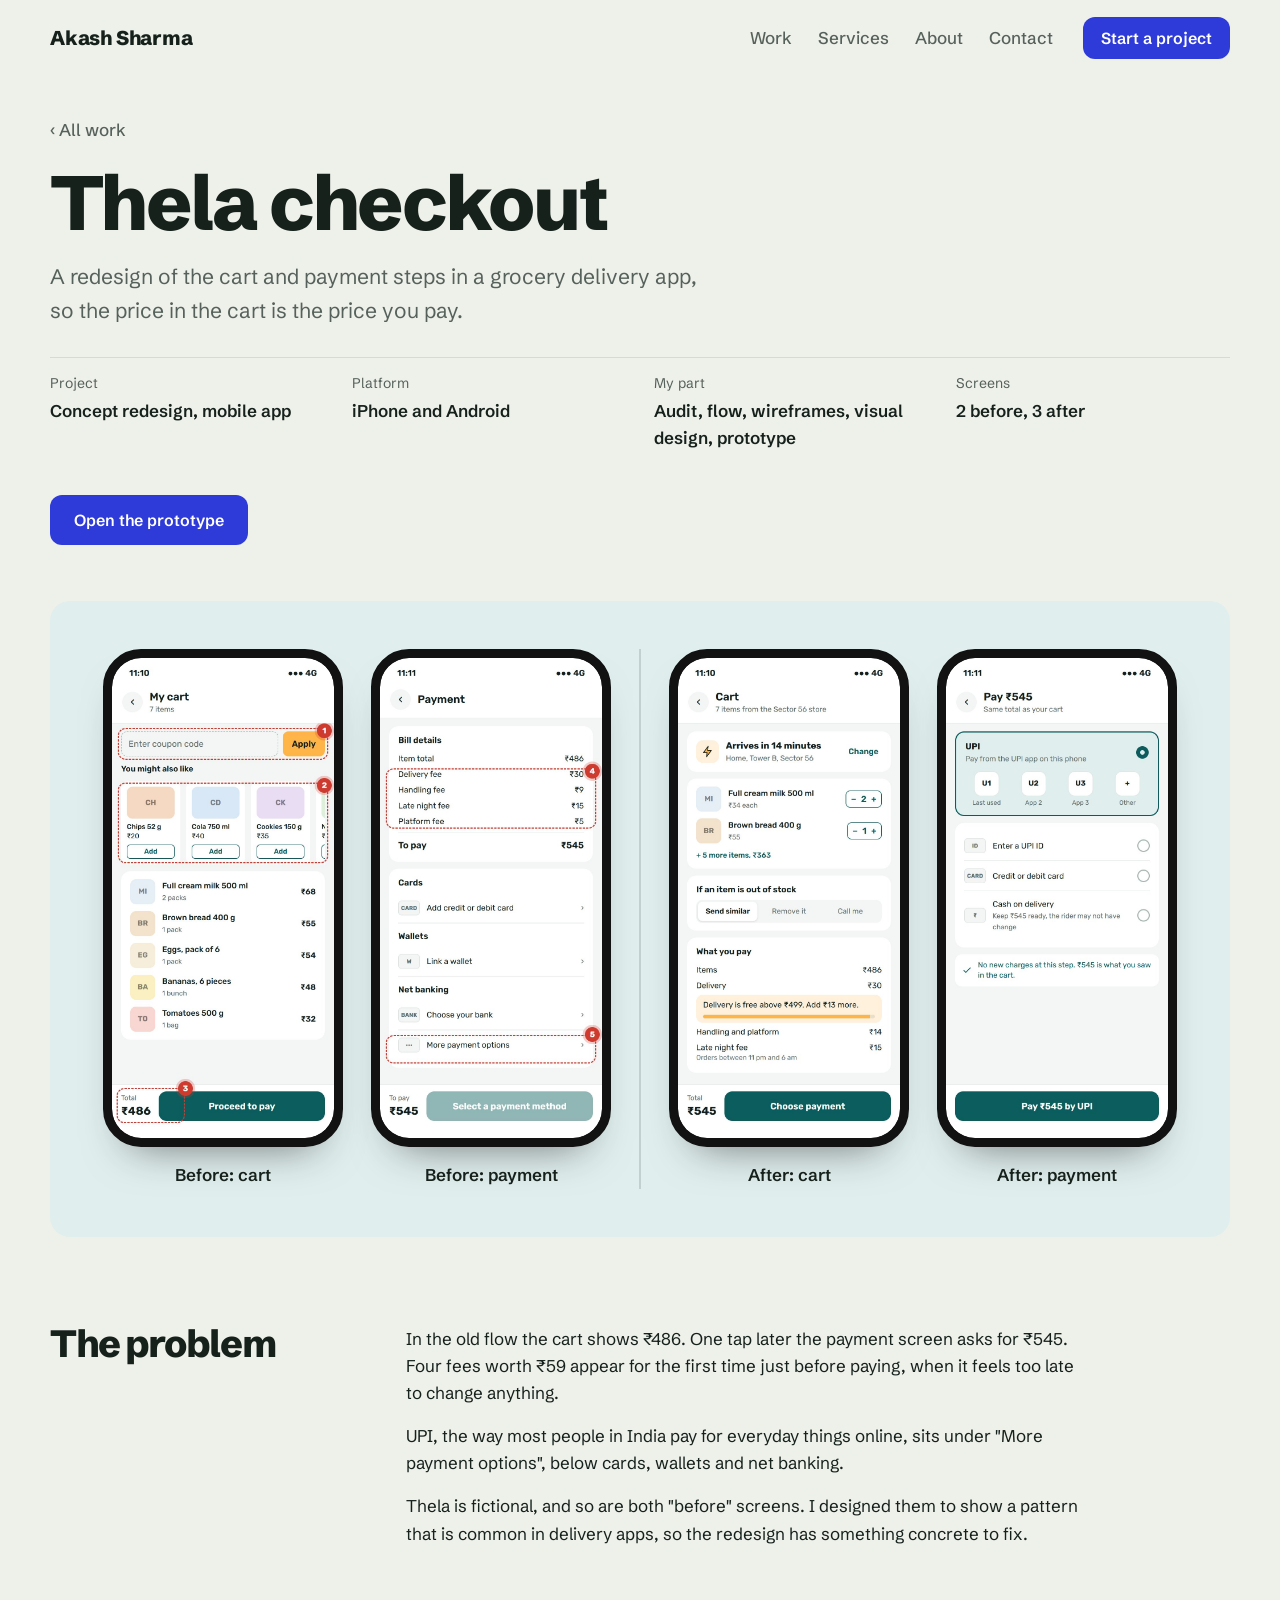
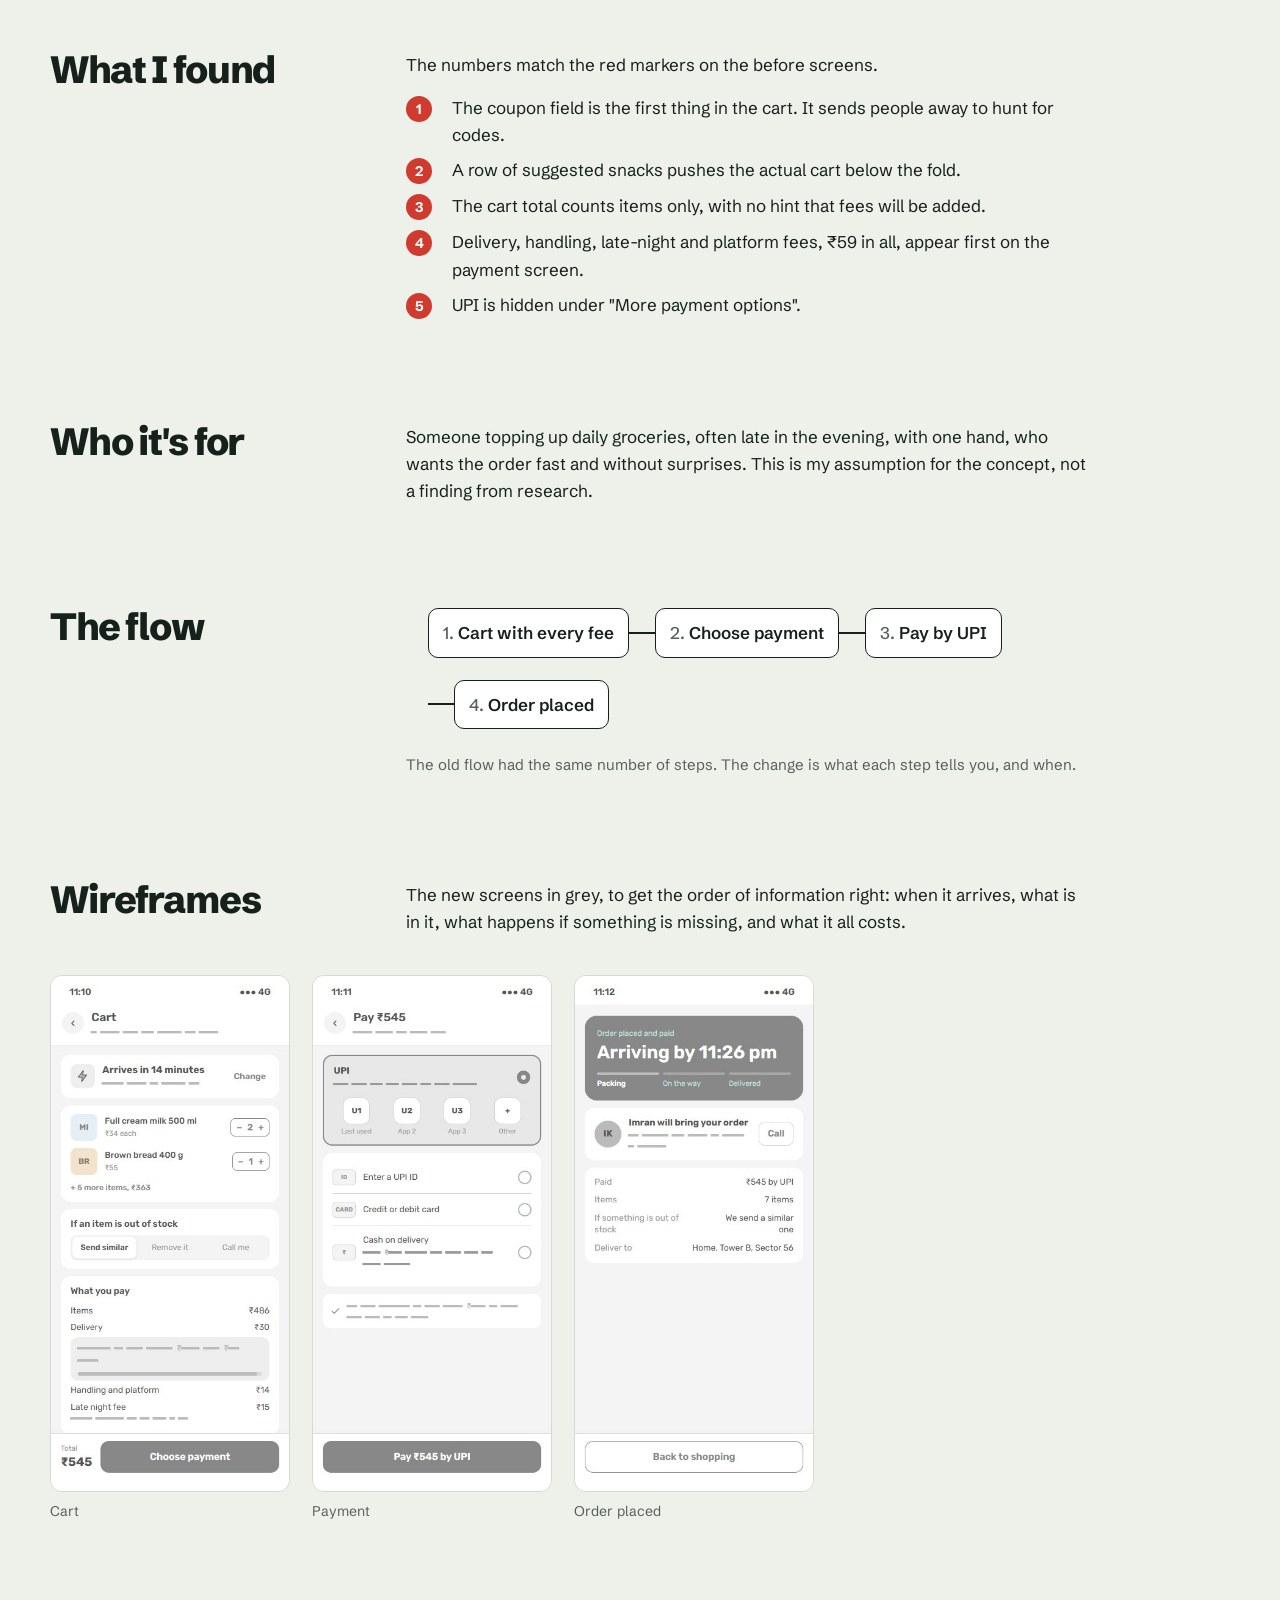
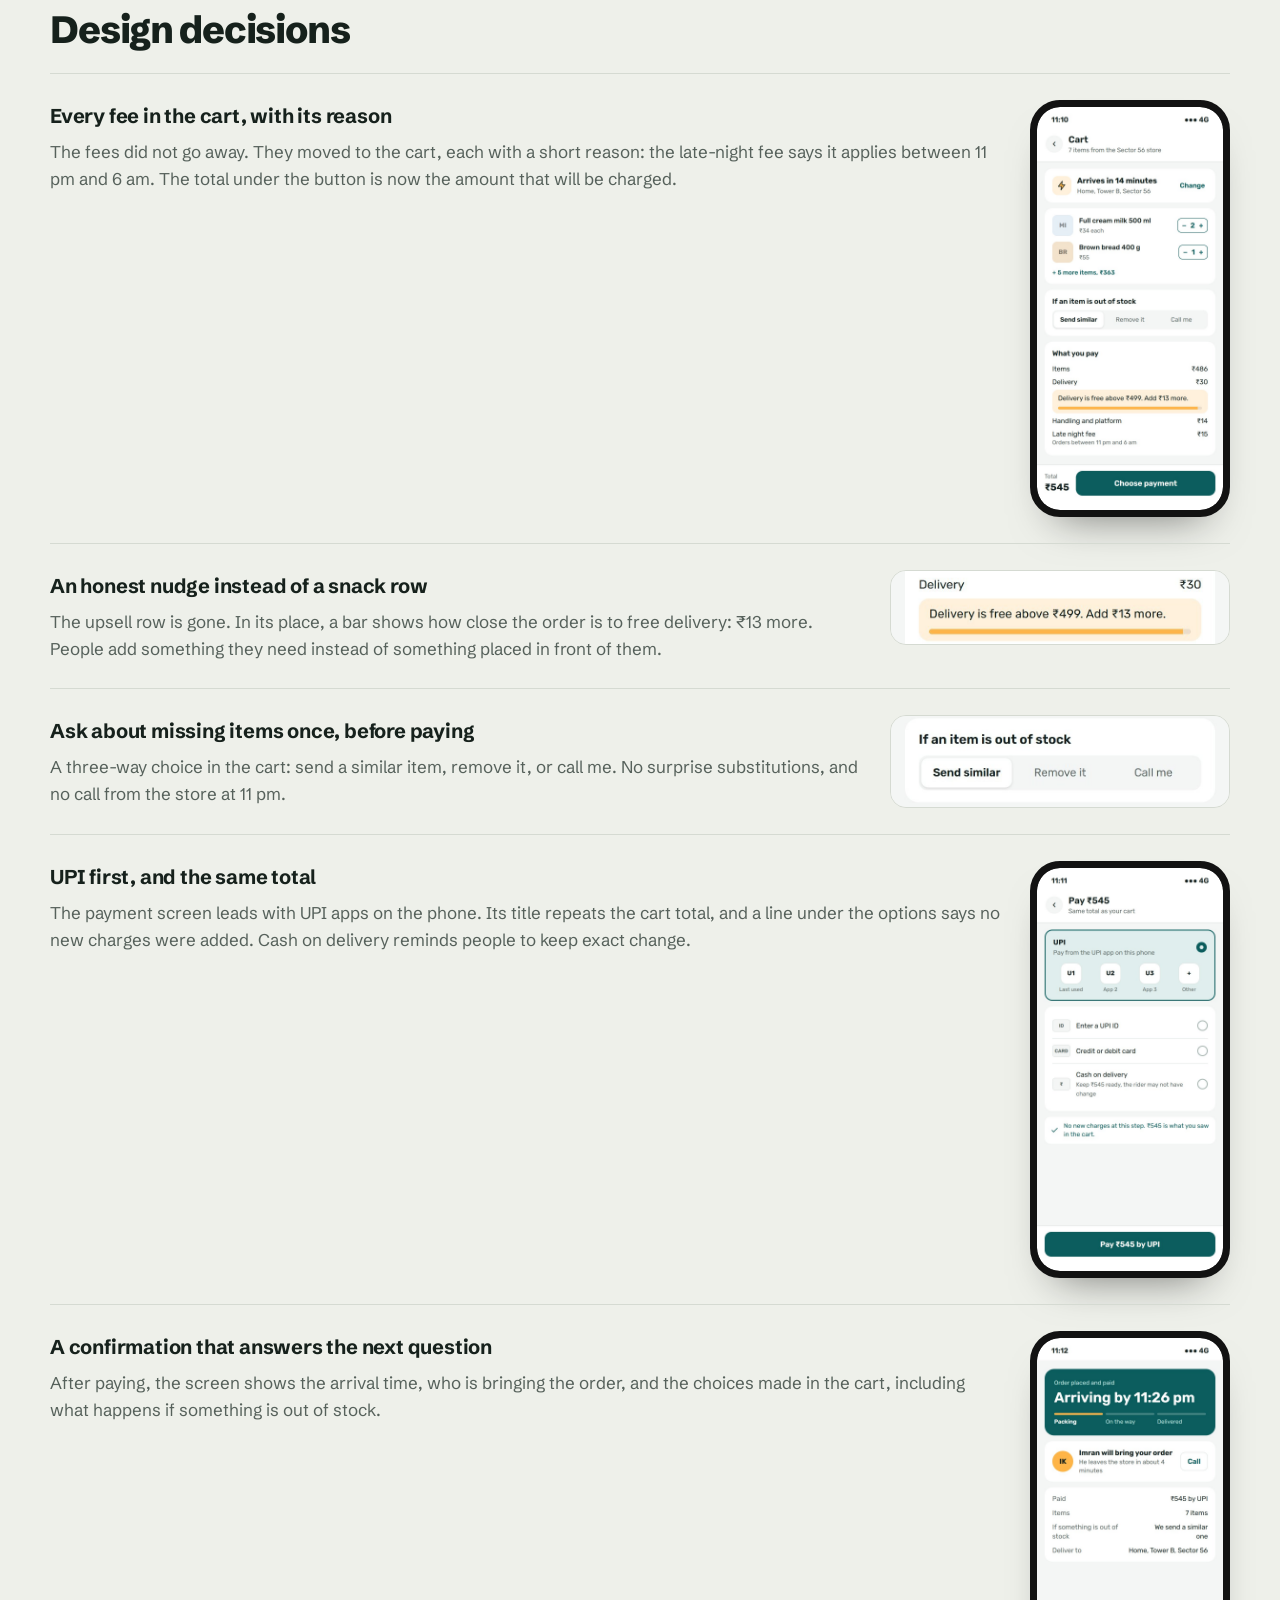
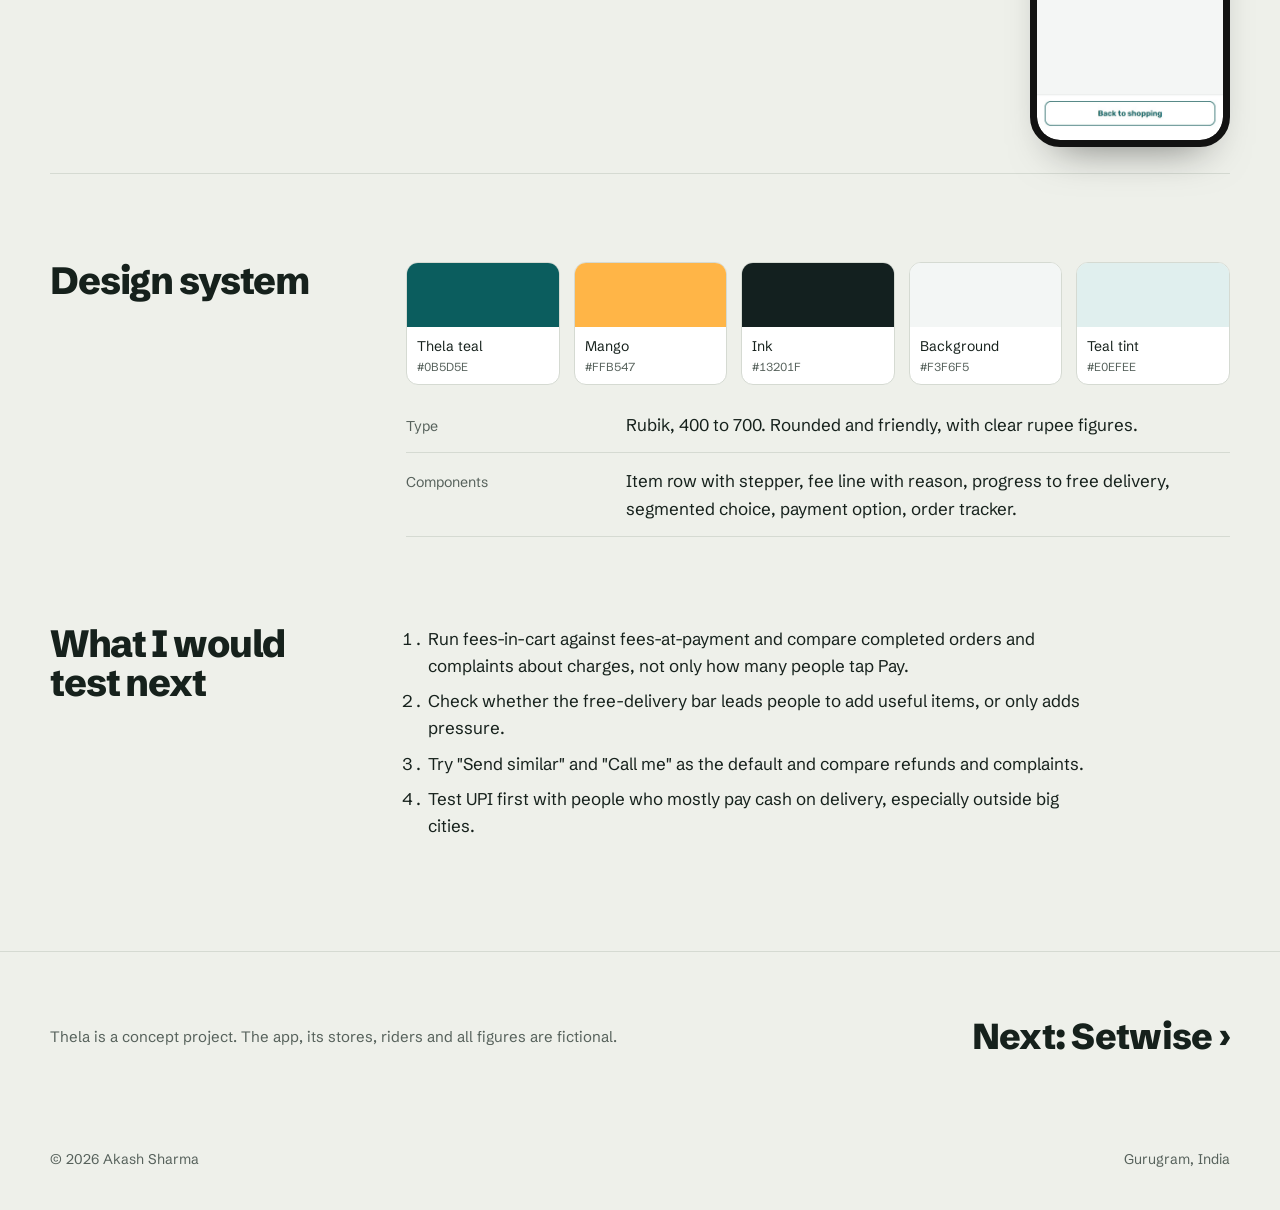
<file: work/thela.html>
<!doctype html>
<html lang="en">
<head>
<meta charset="utf-8">
<meta name="viewport" content="width=device-width, initial-scale=1">
<title>Thela, a grocery checkout redesign | Akash Sharma</title>
<meta name="description" content="Case study: a redesign of the cart and payment steps of Thela, a concept grocery delivery app. Audit, flow, wireframes, visual design and a clickable prototype by Akash Sharma.">
<link rel="preconnect" href="https://fonts.googleapis.com">
<link rel="preconnect" href="https://fonts.gstatic.com" crossorigin>
<link href="https://fonts.googleapis.com/css2?family=Schibsted+Grotesk:wght@400;500;600;700;800&display=swap" rel="stylesheet">
<link rel="stylesheet" href="../css/site.css">
<link rel="stylesheet" href="../css/case.css">
</head>
<body>

<header class="top">
  <div class="wrap">
    <a class="name" href="../index.html">Akash Sharma</a>
    <nav aria-label="Main">
      <a href="../index.html#work">Work</a>
      <a href="../index.html#services">Services</a>
      <a href="../index.html#about">About</a>
      <a href="../index.html#contact">Contact</a>
    </nav>
    <a class="btn btn-main" href="../index.html#contact">Start a project</a>
  </div>
</header>

<main class="case">
  <section class="case-hero">
    <div class="wrap">
      <a class="crumbs" href="../index.html#work">‹ All work</a>
      <h1>Thela checkout</h1>
      <p class="lede">A redesign of the cart and payment steps in a grocery delivery app, so the price in the cart is the price you pay.</p>
      <dl class="meta">
        <div><dt>Project</dt><dd>Concept redesign, mobile app</dd></div>
        <div><dt>Platform</dt><dd>iPhone and Android</dd></div>
        <div><dt>My part</dt><dd>Audit, flow, wireframes, visual design, prototype</dd></div>
        <div><dt>Screens</dt><dd>2 before, 3 after</dd></div>
      </dl>
      <div class="cta">
        <a class="btn btn-main" href="../demos/thela/" target="_blank" rel="noopener">Open the prototype</a>
      </div>
    </div>
  </section>

  <div class="wrap">
    <div class="phones" style="--tint:#E0EFEE">
      <figure><div class="phone"><img src="../img/thela/s0.jpg" alt="Old cart screen with five problems marked" width="780" height="1688"></div><figcaption>Before: cart</figcaption></figure>
      <figure><div class="phone"><img src="../img/thela/s1.jpg" alt="Old payment screen with fees appearing for the first time" width="780" height="1688"></div><figcaption>Before: payment</figcaption></figure>
      <span class="gap" aria-hidden="true"></span>
      <figure><div class="phone"><img src="../img/thela/s2.jpg" alt="New cart screen with every fee shown" width="780" height="1688"></div><figcaption>After: cart</figcaption></figure>
      <figure><div class="phone"><img src="../img/thela/s3.jpg" alt="New payment screen with UPI first" width="780" height="1688"></div><figcaption>After: payment</figcaption></figure>
    </div>
  </div>

  <section class="block">
    <div class="wrap">
      <h2>The problem</h2>
      <div class="text">
        <p>In the old flow the cart shows ₹486. One tap later the payment screen asks for ₹545. Four fees worth ₹59 appear for the first time just before paying, when it feels too late to change anything.</p>
        <p>UPI, the way most people in India pay for everyday things online, sits under "More payment options", below cards, wallets and net banking.</p>
        <p>Thela is fictional, and so are both "before" screens. I designed them to show a pattern that is common in delivery apps, so the redesign has something concrete to fix.</p>
      </div>
    </div>
  </section>

  <section class="block">
    <div class="wrap">
      <h2>What I found</h2>
      <div class="text">
        <p>The numbers match the red markers on the before screens.</p>
        <ol class="issues">
          <li>The coupon field is the first thing in the cart. It sends people away to hunt for codes.</li>
          <li>A row of suggested snacks pushes the actual cart below the fold.</li>
          <li>The cart total counts items only, with no hint that fees will be added.</li>
          <li>Delivery, handling, late-night and platform fees, ₹59 in all, appear first on the payment screen.</li>
          <li>UPI is hidden under "More payment options".</li>
        </ol>
      </div>
    </div>
  </section>

  <section class="block">
    <div class="wrap">
      <h2>Who it's for</h2>
      <div class="text">
        <p>Someone topping up daily groceries, often late in the evening, with one hand, who wants the order fast and without surprises. This is my assumption for the concept, not a finding from research.</p>
      </div>
    </div>
  </section>

  <section class="block">
    <div class="wrap">
      <h2>The flow</h2>
      <div class="text">
        <ol class="flow">
          <li><span>Cart with every fee</span></li>
          <li><span>Choose payment</span></li>
          <li><span>Pay by UPI</span></li>
          <li><span>Order placed</span></li>
        </ol>
        <p class="note" style="margin-top:16px">The old flow had the same number of steps. The change is what each step tells you, and when.</p>
      </div>
    </div>
  </section>

  <section class="block">
    <div class="wrap">
      <h2>Wireframes</h2>
      <div class="text">
        <p>The new screens in grey, to get the order of information right: when it arrives, what is in it, what happens if something is missing, and what it all costs.</p>
      </div>
      <div class="gallery full" style="grid-template-columns:repeat(auto-fill,minmax(200px,240px))">
        <figure><img src="../img/thela/w2.jpg" alt="Wireframe of the new cart" loading="lazy" width="390" height="844"><figcaption>Cart</figcaption></figure>
        <figure><img src="../img/thela/w3.jpg" alt="Wireframe of the new payment screen" loading="lazy" width="390" height="844"><figcaption>Payment</figcaption></figure>
        <figure><img src="../img/thela/w4.jpg" alt="Wireframe of the order placed screen" loading="lazy" width="390" height="844"><figcaption>Order placed</figcaption></figure>
      </div>
    </div>
  </section>

  <section class="block">
    <div class="wrap">
      <h2>Design decisions</h2>
      <ol class="decisions full">
        <li>
          <div><h3>Every fee in the cart, with its reason</h3><p>The fees did not go away. They moved to the cart, each with a short reason: the late-night fee says it applies between 11 pm and 6 am. The total under the button is now the amount that will be charged.</p></div>
          <div class="phone"><img src="../img/thela/s2.jpg" alt="Cart with fees listed" loading="lazy" width="780" height="1688"></div>
        </li>
        <li class="mid">
          <div><h3>An honest nudge instead of a snack row</h3><p>The upsell row is gone. In its place, a bar shows how close the order is to free delivery: ₹13 more. People add something they need instead of something placed in front of them.</p></div>
          <div class="crop"><img src="../img/thela/d-free.jpg" alt="Free delivery progress bar: add ₹13 more" loading="lazy" width="780" height="170"></div>
        </li>
        <li class="mid">
          <div><h3>Ask about missing items once, before paying</h3><p>A three-way choice in the cart: send a similar item, remove it, or call me. No surprise substitutions, and no call from the store at 11 pm.</p></div>
          <div class="crop"><img src="../img/thela/d-stock.jpg" alt="Out of stock choice: send similar, remove it, or call me" loading="lazy" width="780" height="210"></div>
        </li>
        <li>
          <div><h3>UPI first, and the same total</h3><p>The payment screen leads with UPI apps on the phone. Its title repeats the cart total, and a line under the options says no new charges were added. Cash on delivery reminds people to keep exact change.</p></div>
          <div class="phone"><img src="../img/thela/s3.jpg" alt="Payment screen with UPI first" loading="lazy" width="780" height="1688"></div>
        </li>
        <li>
          <div><h3>A confirmation that answers the next question</h3><p>After paying, the screen shows the arrival time, who is bringing the order, and the choices made in the cart, including what happens if something is out of stock.</p></div>
          <div class="phone"><img src="../img/thela/s4.jpg" alt="Order placed screen" loading="lazy" width="780" height="1688"></div>
        </li>
      </ol>
    </div>
  </section>

  <section class="block">
    <div class="wrap">
      <h2>Design system</h2>
      <div class="text" style="max-width:none">
        <div class="swatches">
          <div><i style="--c:#0B5D5E"></i><span>Thela teal<small>#0B5D5E</small></span></div>
          <div><i style="--c:#FFB547"></i><span>Mango<small>#FFB547</small></span></div>
          <div><i style="--c:#13201F"></i><span>Ink<small>#13201F</small></span></div>
          <div><i style="--c:#F3F6F5"></i><span>Background<small>#F3F6F5</small></span></div>
          <div><i style="--c:#E0EFEE"></i><span>Teal tint<small>#E0EFEE</small></span></div>
        </div>
        <div class="typespec">
          <div><small>Type</small><span>Rubik, 400 to 700. Rounded and friendly, with clear rupee figures.</span></div>
          <div><small>Components</small><span>Item row with stepper, fee line with reason, progress to free delivery, segmented choice, payment option, order tracker.</span></div>
        </div>
      </div>
    </div>
  </section>

  <section class="block">
    <div class="wrap">
      <h2>What I would test next</h2>
      <div class="text">
        <ol>
          <li>Run fees-in-cart against fees-at-payment and compare completed orders and complaints about charges, not only how many people tap Pay.</li>
          <li>Check whether the free-delivery bar leads people to add useful items, or only adds pressure.</li>
          <li>Try "Send similar" and "Call me" as the default and compare refunds and complaints.</li>
          <li>Test UPI first with people who mostly pay cash on delivery, especially outside big cities.</li>
        </ol>
      </div>
    </div>
  </section>

  <div class="next-case">
    <div class="wrap">
      <p class="disclaimer">Thela is a concept project. The app, its stores, riders and all figures are fictional.</p>
      <a href="setwise.html">Next: Setwise ›</a>
    </div>
  </div>
</main>

<footer>
  <div class="wrap">
    <span>© 2026 Akash Sharma</span>
    <span>Gurugram, India</span>
  </div>
</footer>
</body>
</html>
</file>
<file: css/site.css>
/* Akash Sharma portfolio.
   Layout: one left-aligned column of text against a right-side cluster of real work.
   Every project sits in the frame it lives in: a browser window, a phone, or a desktop window. */
:root {
  --bg: #EEF0EA;
  --surface: #FFFFFF;
  --ink: #16211C;
  --muted: #56615B;
  --line: #D5DAD2;
  --accent: #2F3BD8;
  --accent-ink: #FFFFFF;
  --ok: #1E9E5A;
  --chrome: #E3E6E0;
  --shadow: 0 1px 2px rgba(22, 33, 28, .06), 0 24px 48px -28px rgba(22, 33, 28, .45);
  --font: "Schibsted Grotesk", "Helvetica Neue", Arial, sans-serif;
}
@media (prefers-color-scheme: dark) {
  :root {
    --bg: #121714;
    --surface: #1A201C;
    --ink: #E8ECE6;
    --muted: #9AA59E;
    --line: #2C3530;
    --accent: #9AA2FF;
    --accent-ink: #10142E;
    --ok: #5FD394;
    --chrome: #252C27;
    --shadow: 0 1px 2px rgba(0, 0, 0, .4), 0 24px 48px -28px rgba(0, 0, 0, .9);
    color-scheme: dark;
  }
}

* { box-sizing: border-box; }
html { scroll-behavior: smooth; }
body { margin: 0; background: var(--bg); color: var(--ink); font: 17px/1.6 var(--font); -webkit-font-smoothing: antialiased; }
img { max-width: 100%; display: block; }
a { color: inherit; }
:focus-visible { outline: 3px solid var(--accent); outline-offset: 3px; border-radius: 6px; }
.wrap { width: min(1180px, 100% - 40px); margin-inline: auto; }

.btn { display: inline-flex; align-items: center; gap: 8px; font: 600 16px/1 var(--font); padding: 15px 22px; border-radius: 12px; text-decoration: none; border: 2px solid transparent; cursor: pointer; }
.btn-main { background: var(--accent); color: var(--accent-ink); }
.btn-main:hover { filter: brightness(1.08); }
.btn-line { border-color: var(--ink); color: var(--ink); background: transparent; }
.btn-line:hover { background: var(--ink); color: var(--bg); }

/* header */
.top .wrap { display: flex; align-items: center; gap: 30px; height: 76px; }
.name { font-weight: 800; font-size: 20px; text-decoration: none; letter-spacing: -.01em; }
.top nav { display: flex; gap: 26px; margin-left: auto; font-weight: 500; }
.top nav a { text-decoration: none; color: var(--muted); }
.top nav a:hover { color: var(--ink); }
.top .btn { padding: 11px 16px; }
@media (max-width: 760px) { .top nav { display: none; } .top .btn { margin-left: auto; } }

/* hero */
.hero { padding: 48px 0 96px; }
.hero .wrap { display: grid; grid-template-columns: 1fr 1.05fr; gap: 56px; align-items: center; }
.status { display: inline-flex; align-items: center; gap: 10px; font-weight: 500; font-size: 15px; color: var(--muted); margin-bottom: 26px; }
.status::before { content: ""; width: 10px; height: 10px; border-radius: 50%; background: var(--ok); box-shadow: 0 0 0 5px color-mix(in srgb, var(--ok) 22%, transparent); }
.hero h1 { font-size: clamp(42px, 5.6vw, 76px); line-height: 1; letter-spacing: -.035em; font-weight: 800; margin: 0 0 26px; text-wrap: balance; }
.hero .lede { font-size: 20px; color: var(--muted); max-width: 29em; margin: 0 0 34px; }
.hero .cta { display: flex; flex-wrap: wrap; gap: 12px; }

.cluster { position: relative; aspect-ratio: 1.12; }
.cluster .browser { position: absolute; box-shadow: var(--shadow); }
.cluster .b1 { left: 8%; top: 14%; width: 86%; z-index: 2; }
.cluster .b2 { left: 22%; top: 0; width: 78%; z-index: 1; opacity: .9; }
.cluster .ph { position: absolute; left: 0; bottom: 0; width: 27%; z-index: 3; filter: drop-shadow(0 24px 30px rgba(22, 33, 28, .35)); }
@media (max-width: 900px) {
  .hero .wrap { grid-template-columns: 1fr; }
  .cluster { aspect-ratio: 1.25; }
}

/* frames */
.browser { background: var(--surface); border-radius: 12px; overflow: hidden; border: 1px solid var(--line); }
.browser .bar { display: flex; align-items: center; gap: 6px; height: 30px; padding: 0 12px; background: var(--chrome); }
.browser .bar i { width: 9px; height: 9px; border-radius: 50%; background: var(--line); }
.browser .bar span { margin-left: 10px; font-size: 12px; color: var(--muted); white-space: nowrap; overflow: hidden; text-overflow: ellipsis; }
.browser img { width: 100%; aspect-ratio: 16 / 10; object-fit: cover; object-position: top; }
/* phone and redesign shots: no browser bar, but the same height as a framed card */
.browser.bare { padding-top: 30px; }

/* sections */
section { padding: 96px 0; }
.sec-head { display: flex; flex-wrap: wrap; justify-content: space-between; align-items: end; gap: 18px 40px; margin-bottom: 36px; }
h2 { font-size: clamp(34px, 4.2vw, 54px); line-height: 1.02; letter-spacing: -.03em; font-weight: 800; margin: 0; max-width: 15em; text-wrap: balance; }
.sec-head p { margin: 0; color: var(--muted); max-width: 30em; }

/* work */
.work { border-top: 1px solid var(--line); }
.filters { display: flex; flex-wrap: wrap; gap: 8px; margin-bottom: 34px; }
.filters button { font: 500 15px var(--font); color: var(--ink); background: transparent; border: 1px solid var(--line); border-radius: 999px; padding: 9px 16px; cursor: pointer; }
.filters button span { color: var(--muted); margin-left: 4px; font-variant-numeric: tabular-nums; }
.filters button[aria-pressed="true"] { background: var(--ink); color: var(--bg); border-color: var(--ink); }
.filters button[aria-pressed="true"] span { color: inherit; opacity: .7; }
.grid { display: grid; grid-template-columns: 1fr 1fr; gap: 56px 32px; }
.card { text-decoration: none; display: block; }
.card .browser { transition: transform .25s ease, box-shadow .25s ease; }
.card:hover .browser { transform: translateY(-4px); box-shadow: var(--shadow); }
.card h3 { font-size: 23px; letter-spacing: -.02em; margin: 18px 0 4px; }
.card p { margin: 0 0 12px; color: var(--muted); }
.tags { display: flex; flex-wrap: wrap; gap: 6px; }
.tag { font-size: 13px; font-weight: 500; padding: 3px 10px; border-radius: 999px; background: var(--surface); border: 1px solid var(--line); color: var(--muted); }
.tag.live { color: var(--ok); border-color: currentColor; background: transparent; }
.card[hidden] { display: none; }
@media (max-width: 760px) { .grid { grid-template-columns: 1fr; } }

/* services */
.services { background: var(--surface); }
.svc { display: grid; grid-template-columns: 1fr 1.6fr .8fr .8fr; gap: 10px 32px; padding: 26px 0; border-top: 1px solid var(--line); align-items: baseline; }
.svc:last-child { border-bottom: 1px solid var(--line); }
.svc h3 { margin: 0; font-size: 22px; letter-spacing: -.02em; }
.svc p { margin: 0; color: var(--muted); }
.svc .k { display: block; font-size: 13px; color: var(--muted); }
.svc .v { font-weight: 600; font-variant-numeric: tabular-nums; }
@media (max-width: 860px) { .svc { grid-template-columns: 1fr 1fr; } .svc h3, .svc p { grid-column: 1 / -1; } }

/* process */
.steps { list-style: none; counter-reset: s; padding: 0; margin: 0; display: grid; grid-template-columns: repeat(4, 1fr); gap: 20px; }
.steps li { counter-increment: s; border-top: 3px solid var(--ink); padding-top: 18px; }
.steps li::before { content: counter(s); font-weight: 800; font-size: 40px; line-height: 1; color: var(--accent); display: block; margin-bottom: 12px; }
.steps h3 { margin: 0 0 6px; font-size: 19px; }
.steps p { margin: 0; color: var(--muted); font-size: 16px; }
@media (max-width: 860px) { .steps { grid-template-columns: 1fr 1fr; gap: 32px 20px; } }
@media (max-width: 480px) { .steps { grid-template-columns: 1fr; } }

/* about */
.about .wrap { display: grid; grid-template-columns: 1fr 1.4fr; gap: 56px; }
.about .text p { font-size: 20px; margin: 0 0 18px; max-width: 32em; }
.facts { margin: 0; display: grid; gap: 0; align-content: start; }
.facts div { display: flex; justify-content: space-between; gap: 20px; padding: 14px 0; border-bottom: 1px solid var(--line); }
.facts dt { color: var(--muted); }
.facts dd { margin: 0; font-weight: 600; text-align: right; }
@media (max-width: 860px) { .about .wrap { grid-template-columns: 1fr; } }

/* contact */
.contact { background: var(--ink); color: var(--bg); }
.contact h2 { color: var(--bg); margin-bottom: 18px; }
.contact p { color: color-mix(in srgb, var(--bg) 70%, transparent); max-width: 34em; margin: 0 0 30px; }
.mail { display: flex; flex-wrap: wrap; gap: 14px; align-items: center; }
.mail a { font-size: clamp(22px, 3.4vw, 40px); font-weight: 700; letter-spacing: -.02em; text-decoration-thickness: 2px; text-underline-offset: 6px; overflow-wrap: anywhere; }
.copy { font: 600 15px var(--font); padding: 11px 16px; border-radius: 10px; border: 1px solid color-mix(in srgb, var(--bg) 40%, transparent); background: transparent; color: var(--bg); cursor: pointer; }

footer .wrap { display: flex; flex-wrap: wrap; justify-content: space-between; gap: 10px 30px; padding: 26px 0 40px; font-size: 14px; color: var(--muted); }

@media (prefers-reduced-motion: reduce) {
  html { scroll-behavior: auto; }
  .card .browser { transition: none; }
}
</file>
<file: css/case.css>
/* Case-study pages. Loaded after site.css and uses its tokens. */
.case section { padding: 0; }
.case .case-hero { padding: 40px 0 56px; }
.crumbs { display: inline-block; color: var(--muted); text-decoration: none; font-weight: 500; margin-bottom: 22px; }
.crumbs:hover { color: var(--ink); }
.case-hero h1 { font-size: clamp(44px, 6vw, 80px); line-height: 1; letter-spacing: -.035em; font-weight: 800; margin: 0 0 18px; }
.case-hero .lede { font-size: 21px; color: var(--muted); max-width: 32em; margin: 0 0 30px; text-wrap: pretty; }
.meta { display: grid; grid-template-columns: repeat(4, 1fr); gap: 0 28px; margin: 0 0 30px; border-top: 1px solid var(--line); }
.meta div { padding: 14px 0; }
.meta dt { font-size: 14px; color: var(--muted); }
.meta dd { margin: 2px 0 0; font-weight: 600; }
.case-hero .cta { display: flex; flex-wrap: wrap; gap: 12px; }
@media (max-width: 760px) { .meta { grid-template-columns: 1fr 1fr; } }

/* screens in their frames */
.phones { display: flex; gap: 28px; justify-content: center; align-items: flex-start; padding: 48px 20px; border-radius: 20px; background: var(--tint, var(--surface)); overflow-x: auto; }
.phone { flex: none; width: 240px; border: 9px solid #121212; border-radius: 38px; overflow: hidden; background: #121212; box-shadow: 0 24px 44px -26px rgba(0, 0, 0, .55); }
.phone img { width: 100%; height: auto; border-radius: 29px; }
.phones.big .phone { width: 280px; }
.window { border-radius: 12px; overflow: hidden; border: 1px solid var(--line); box-shadow: var(--shadow); background: var(--surface); }
.window .bar { display: flex; align-items: center; gap: 6px; height: 30px; padding: 0 12px; background: var(--chrome); }
.window .bar i { width: 9px; height: 9px; border-radius: 50%; background: var(--line); }
.window .bar span { margin-left: 10px; font-size: 12px; color: var(--muted); }
.window img { width: 100%; height: auto; }

/* body */
.case .block { padding: 88px 0 0; }
.block .wrap { display: grid; grid-template-columns: 300px 1fr; gap: 24px 56px; }
.block h2 { font-size: clamp(28px, 3vw, 38px); }
.block .text { max-width: 40em; }
.block .text p { margin: 0 0 16px; }
.block .text ul, .block .text ol { margin: 0 0 16px; padding-left: 22px; }
.block .text li { margin-bottom: 8px; }
.block .full { grid-column: 1 / -1; }
.note { color: var(--muted); font-size: 15px; }
@media (max-width: 900px) { .block .wrap { grid-template-columns: 1fr; } }

.flow { list-style: none; margin: 0; padding: 0; display: flex; flex-wrap: wrap; gap: 14px 0; counter-reset: f; }
.flow li { counter-increment: f; display: flex; align-items: center; font-weight: 600; }
.flow li span { border: 1.5px solid var(--ink); border-radius: 10px; padding: 10px 14px; background: var(--surface); }
.flow li span::before { content: counter(f) ". "; color: var(--muted); font-weight: 500; }
.flow li + li::before { content: ""; width: 26px; height: 1.5px; background: var(--ink); }
.flow.alt li span { border-style: dashed; }

.decisions { list-style: none; margin: 0; padding: 0; display: grid; gap: 0; }
.decisions li { display: grid; grid-template-columns: 1fr 200px; gap: 28px; padding: 26px 0; border-top: 1px solid var(--line); align-items: start; }
.decisions li:last-child { border-bottom: 1px solid var(--line); }
.decisions h3 { margin: 0 0 6px; font-size: 20px; letter-spacing: -.01em; }
.decisions p { margin: 0; color: var(--muted); }
.decisions .phone { width: 200px; border-width: 7px; border-radius: 30px; }
.decisions .phone img { border-radius: 23px; }
.decisions li.wide { grid-template-columns: 1fr 1.3fr; }
.decisions .crop { border-radius: 10px; overflow: hidden; border: 1px solid var(--line); }
.decisions .crop img { width: 100%; height: auto; }
@media (max-width: 700px) { .decisions li, .decisions li.wide { grid-template-columns: 1fr; } }

.gallery { display: grid; grid-template-columns: repeat(auto-fill, minmax(170px, 1fr)); gap: 22px; }
.gallery.wide { grid-template-columns: repeat(auto-fill, minmax(420px, 1fr)); }
.gallery figure { margin: 0; }
.gallery img { width: 100%; height: auto; border-radius: 12px; border: 1px solid var(--line); }
.gallery figcaption { font-size: 14px; color: var(--muted); margin-top: 8px; }
@media (max-width: 520px) { .gallery.wide { grid-template-columns: 1fr; } }

.swatches { display: grid; grid-template-columns: repeat(auto-fill, minmax(130px, 1fr)); gap: 14px; margin-bottom: 26px; }
.swatches div { border: 1px solid var(--line); border-radius: 12px; overflow: hidden; background: var(--surface); font-size: 14px; }
.swatches i { display: block; height: 64px; background: var(--c); }
.swatches span { display: block; padding: 8px 10px; }
.swatches small { display: block; color: var(--muted); font-variant-numeric: tabular-nums; }
.typespec { display: grid; gap: 14px; }
.typespec div { display: grid; grid-template-columns: 200px 1fr; gap: 20px; align-items: baseline; padding-bottom: 14px; border-bottom: 1px solid var(--line); }
.typespec small { color: var(--muted); }
@media (max-width: 600px) { .typespec div { grid-template-columns: 1fr; gap: 4px; } }

.issues { counter-reset: i; list-style: none; padding: 0 !important; }
.issues li { counter-increment: i; display: grid; grid-template-columns: 34px 1fr; gap: 12px; align-items: start; }
.issues li::before { content: counter(i); width: 26px; height: 26px; border-radius: 50%; background: #D03B2F; color: #fff; font-weight: 700; font-size: 14px; display: grid; place-items: center; margin-top: 2px; }

.next-case { margin-top: 96px; padding: 56px 0; border-top: 1px solid var(--line); }
.next-case .wrap { display: flex; flex-wrap: wrap; justify-content: space-between; align-items: center; gap: 20px; }
.next-case a { font-size: clamp(24px, 3vw, 36px); font-weight: 800; letter-spacing: -.02em; text-decoration: none; }
.next-case a:hover { text-decoration: underline; }
.disclaimer { color: var(--muted); font-size: 15px; }
.phones figure { margin: 0; flex: none; }
.phones figcaption { text-align: center; font-weight: 600; margin-top: 14px; color: #16211C; } /* tint stays light in dark mode */
.phones .gap { width: 2px; align-self: stretch; background: rgba(22, 33, 28, .15); flex: none; }
.decisions li.mid { grid-template-columns: 1fr 340px; }
.decisions li.mid .crop { border-radius: 16px; }
@media (max-width: 700px) { .decisions li.mid { grid-template-columns: 1fr; } }
</file>
